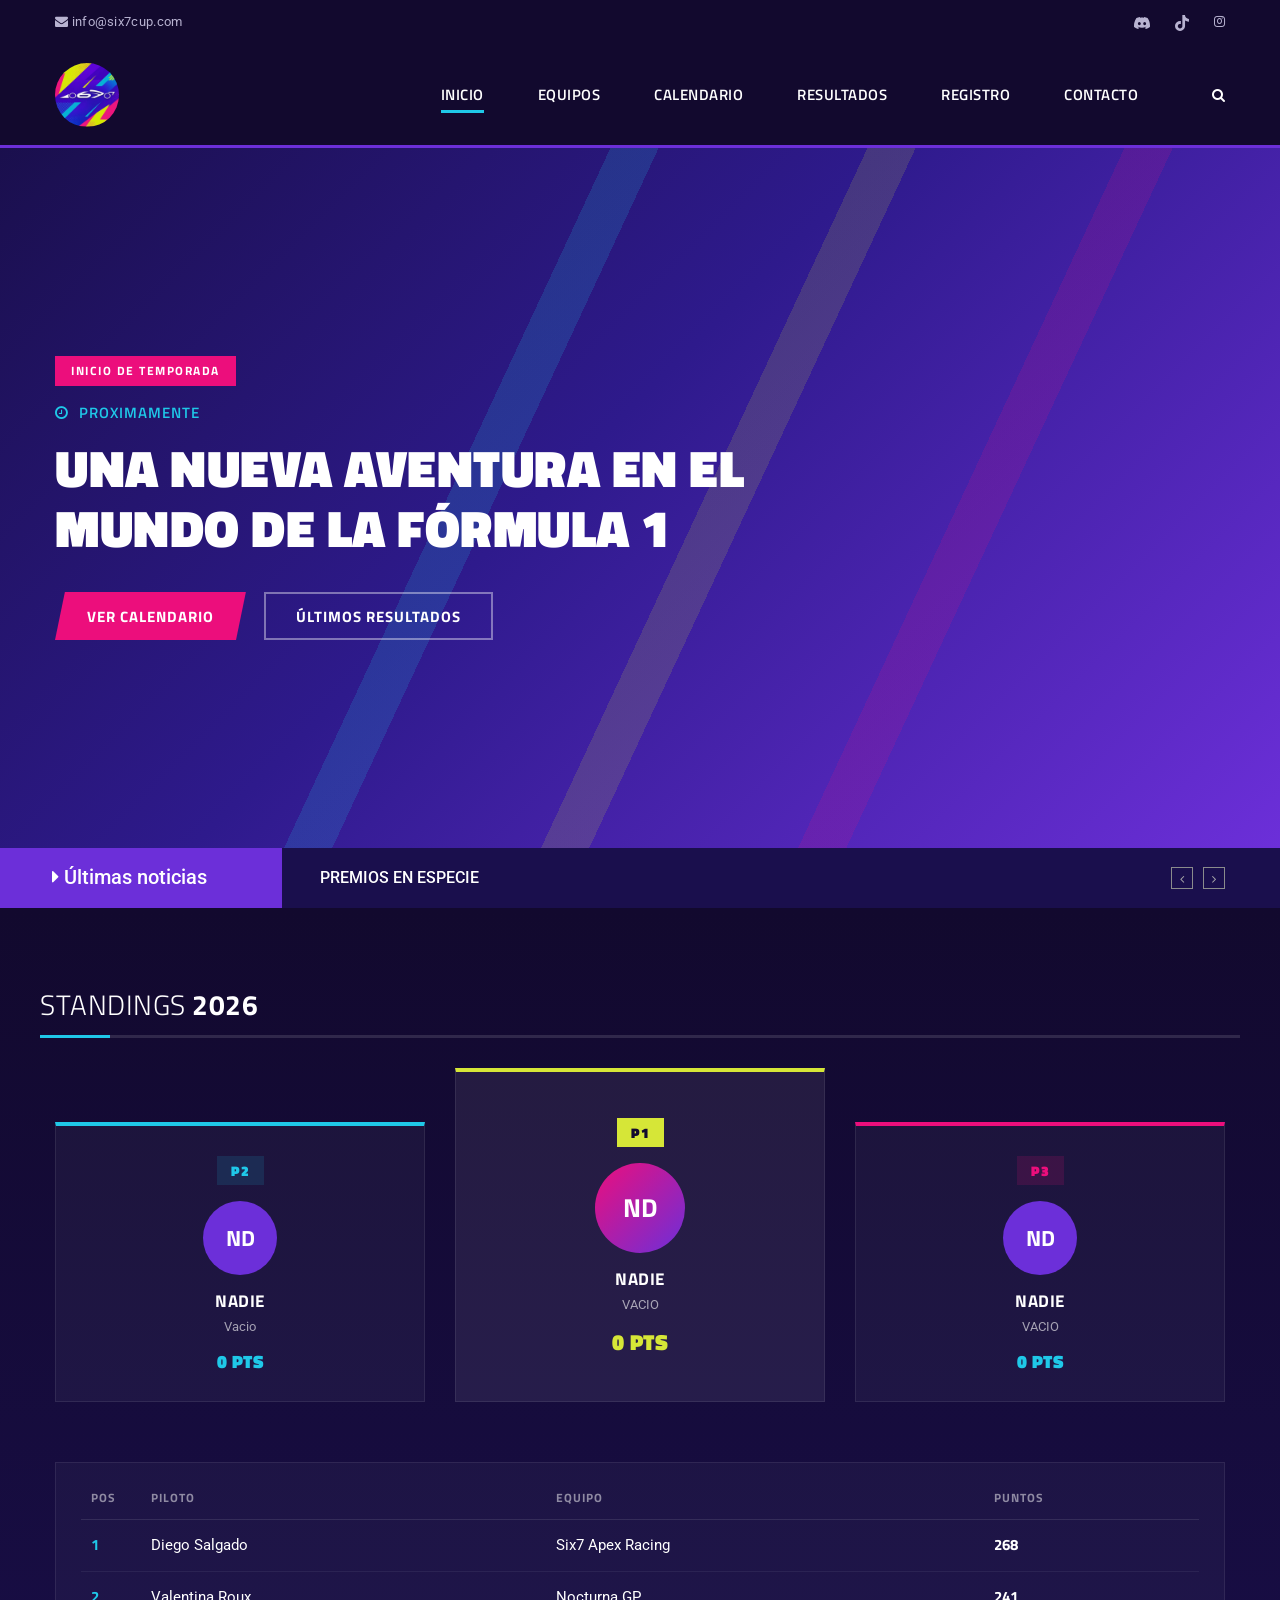
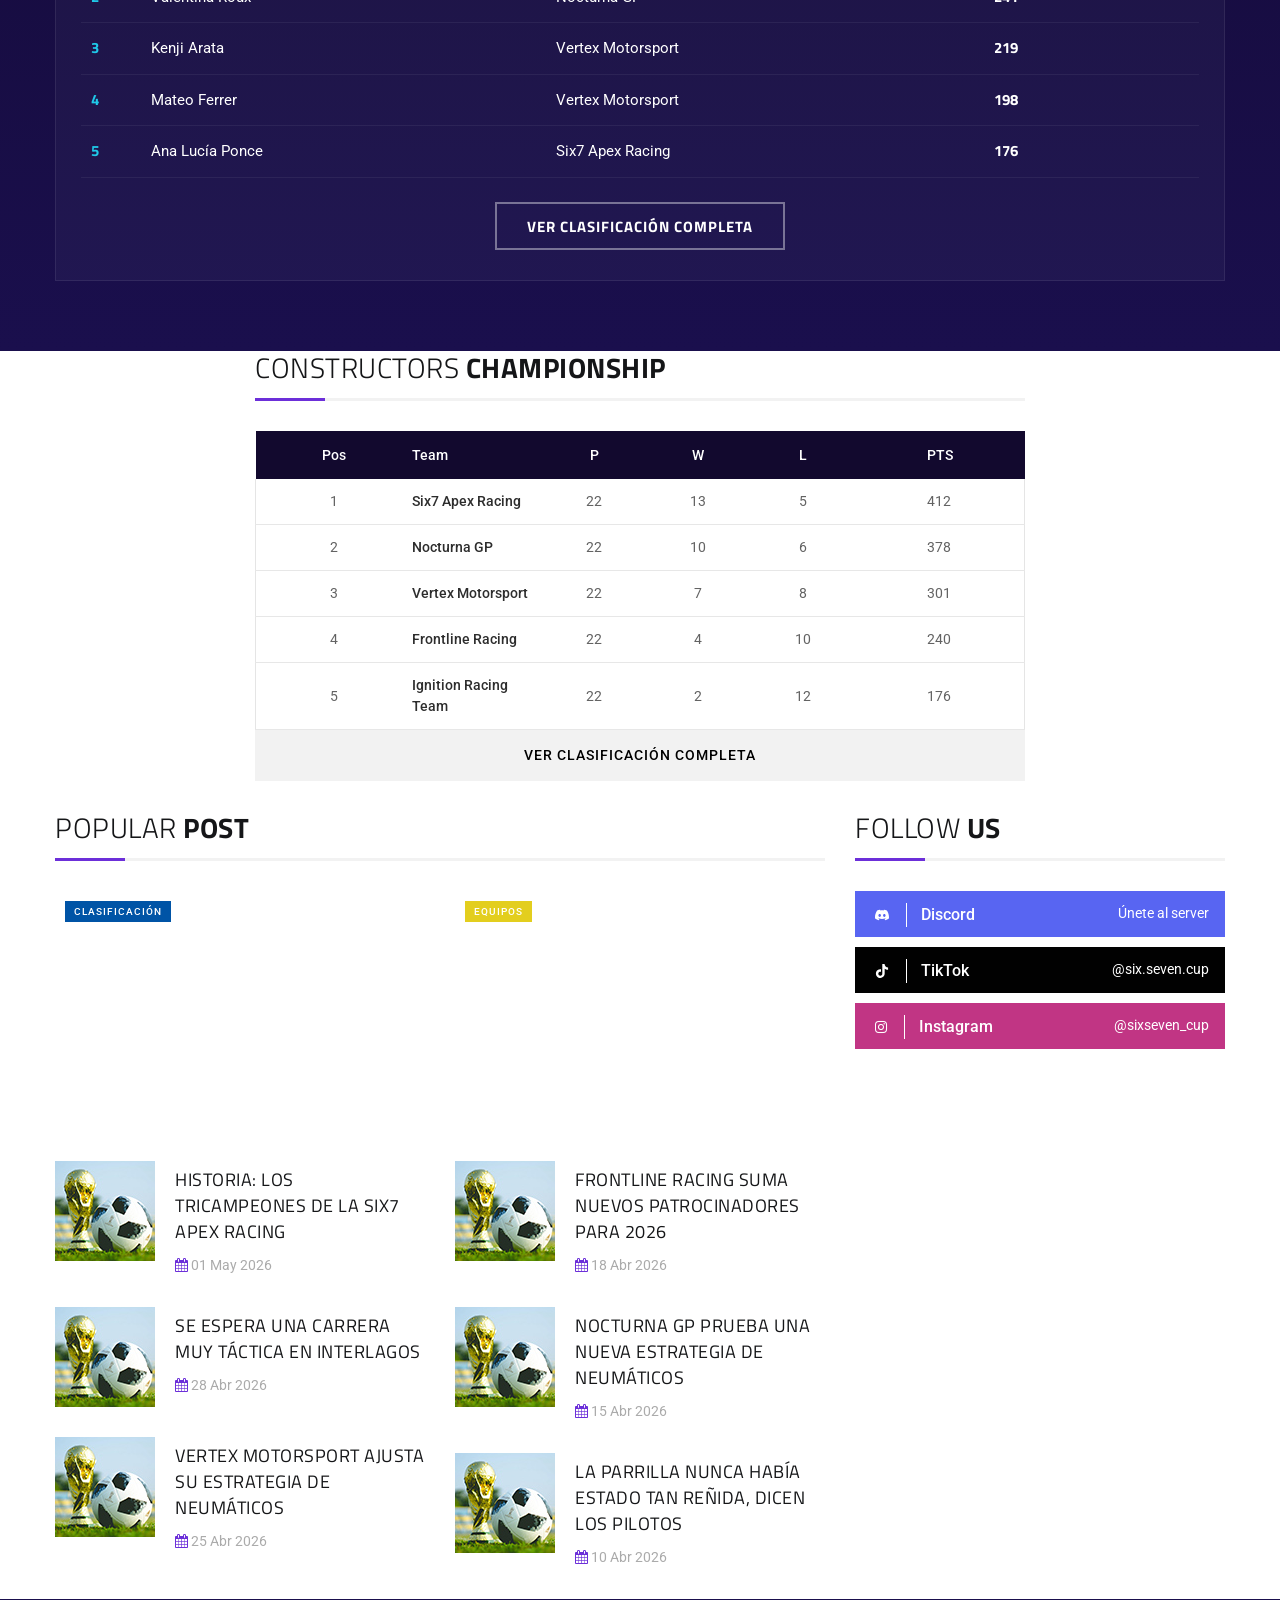
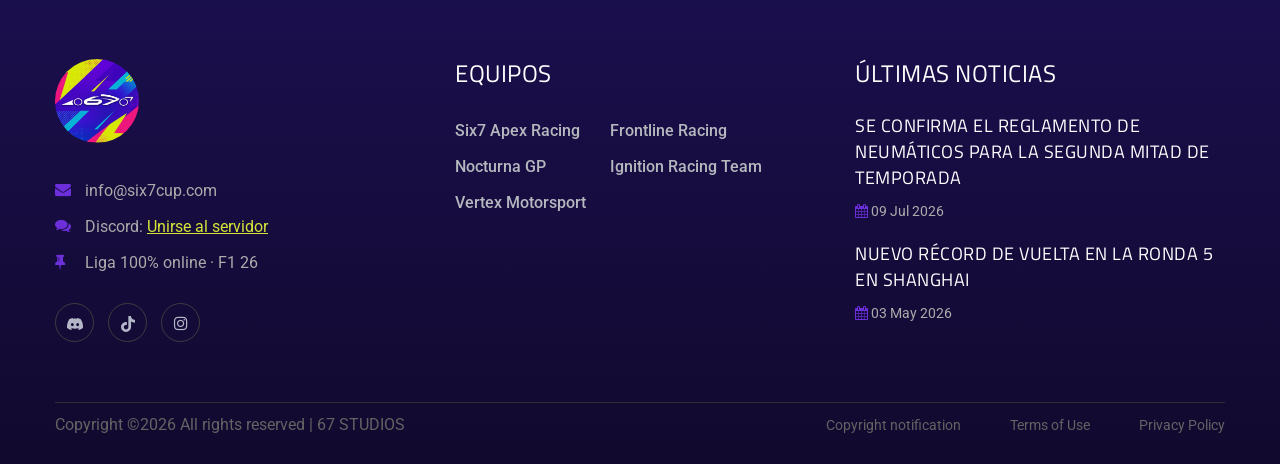
<file: index.html>
<!DOCTYPE html>
<html lang="zxx">

<head>
    <meta charset="UTF-8">
    <meta name="description" content="Six 7 Cup - F1 26 Sim Racing League">
    <meta name="keywords" content="Six 7 Cup, F1 26, sim racing, liga, esports, iRacing, F1">
    <meta name="viewport" content="width=device-width, initial-scale=1.0">
    <meta http-equiv="X-UA-Compatible" content="ie=edge">
    <title>Six 7 Cup | F1 26 Sim Racing League</title>

    <!-- Google Font -->
    <link href="https://fonts.googleapis.com/css2?family=Titillium+Web:wght@400;600;700;900&family=Roboto:wght@300;400;500;700&display=swap" rel="stylesheet">

    <!-- Css Styles -->
    <link rel="stylesheet" href="css/bootstrap.min.css" type="text/css">
    <link rel="stylesheet" href="css/font-awesome.min.css" type="text/css">
    <link rel="stylesheet" href="css/owl.carousel.min.css" type="text/css">
    <link rel="stylesheet" href="css/magnific-popup.css" type="text/css">
    <link rel="stylesheet" href="css/slicknav.min.css" type="text/css">
    <link rel="stylesheet" href="css/style.css" type="text/css">
</head>

<body>
    <!-- Page Preloder -->
    <div id="preloder">
        <div class="loader"></div>
    </div>

    <!-- Offcanvas Menu Section Begin -->
    <div class="offcanvas-menu-overlay"></div>
    <div class="offcanvas-menu-wrapper">
        <div class="canvas-close">
            <i class="fa fa-close"></i>
        </div>
        <div class="search-btn search-switch">
            <i class="fa fa-search"></i>
        </div>
        <div class="header__top--canvas">
            <div class="ht-info">
                <ul>
                    <li><a href="./contact.html">Contacto</a></li>
                </ul>
            </div>
            <div class="ht-links">
                <a href="https://discord.gg/sHePrNEVdB" target="_blank" aria-label="Discord"><svg viewBox="0 0 24 24"><path d="M20.317 4.3698a19.7913 19.7913 0 00-4.8851-1.5152.0741.0741 0 00-.0785.0371c-.211.3753-.4447.8648-.6083 1.2495-1.8447-.2762-3.68-.2762-5.4868 0-.1636-.3933-.4058-.8742-.6177-1.2495a.077.077 0 00-.0785-.037 19.7362 19.7362 0 00-4.8852 1.515.0699.0699 0 00-.0321.0277C.5334 9.0458-.319 13.5799.0992 18.0578a.0824.0824 0 00.0312.0561c2.0528 1.5076 4.0413 2.4228 5.9929 3.0294a.0777.0777 0 00.0842-.0276c.4616-.6304.8731-1.2952 1.226-1.9942a.076.076 0 00-.0416-.1057c-.6528-.2476-1.2743-.5495-1.8722-.8923a.077.077 0 01-.0076-.1277c.1258-.0943.2517-.1923.3718-.2914a.0743.0743 0 01.0776-.0105c3.9278 1.7933 8.18 1.7933 12.0614 0a.0739.0739 0 01.0785.0095c.1202.099.246.1981.3728.2924a.077.077 0 01-.0066.1276 12.2986 12.2986 0 01-1.873.8914.0766.0766 0 00-.0407.1067c.3604.698.7719 1.3628 1.225 1.9932a.076.076 0 00.0842.0286c1.961-.6066 3.9495-1.5218 6.0023-3.0294a.077.077 0 00.0313-.0552c.5004-5.177-.8382-9.6739-3.5485-13.6604a.061.061 0 00-.0312-.0286zM8.02 15.3312c-1.1825 0-2.1569-1.0857-2.1569-2.419 0-1.3332.9555-2.419 2.157-2.419 1.2108 0 2.1757 1.0952 2.1568 2.419.0002 1.3332-.9555 2.419-2.1569 2.419zm7.9748 0c-1.1825 0-2.1569-1.0857-2.1569-2.419 0-1.3332.9554-2.419 2.1569-2.419 1.2108 0 2.1757 1.0952 2.1568 2.419 0 1.3332-.946 2.419-2.1568 2.419Z"/></svg></a>
                <a href="https://www.tiktok.com/@six.seven.cup" target="_blank" aria-label="TikTok"><svg viewBox="0 0 24 24"><path d="M12.525.02c1.31-.02 2.61-.01 3.91-.02.08 1.53.63 3.09 1.75 4.17 1.12 1.11 2.7 1.62 4.24 1.79v4.03c-1.44-.05-2.89-.35-4.2-.97-.57-.26-1.1-.59-1.62-.93-.01 2.92.01 5.84-.02 8.75-.08 1.4-.54 2.79-1.35 3.94-1.31 1.92-3.58 3.17-5.91 3.21-1.43.08-2.86-.31-4.08-1.03-2.02-1.19-3.44-3.37-3.65-5.71-.02-.5-.03-1-.01-1.49.18-1.9 1.12-3.72 2.58-4.96 1.66-1.44 3.98-2.13 6.15-1.72.02 1.48-.04 2.96-.04 4.44-.99-.32-2.15-.23-3.02.37-.63.41-1.11 1.04-1.36 1.75-.21.51-.15 1.07-.14 1.61.24 1.64 1.82 3.02 3.5 2.87 1.12-.01 2.19-.66 2.77-1.61.19-.33.4-.67.41-1.06.1-1.79.06-3.57.07-5.36.01-4.03-.01-8.05.02-12.07Z"/></svg></a>
                <a href="https://www.instagram.com/sixseven_cup/" target="_blank" aria-label="Instagram"><i class="fa fa-instagram"></i></a>
            </div>
        </div>
        <ul class="main-menu mobile-menu">
            <li class="active"><a href="./index.html">Inicio</a></li>
            <li><a href="./club.html">Equipos</a></li>
            <li><a href="./schedule.html">Calendario</a></li>
            <li><a href="./result.html">Resultados</a></li>
            <li><a href="./blog.html">Registro</a></li>
            <li><a href="./contact.html">Contacto</a></li>
        </ul>
        <div id="mobile-menu-wrap"></div>
    </div>
    <!-- Offcanvas Menu Section End -->

    <!-- Header Section Begin -->
        <header class="header-section">
        <div class="header__top">
            <div class="container">
                <div class="row">
                    <div class="col-lg-6">
                        <div class="ht-info">
                            <ul>
                                <li><i class="fa fa-envelope"></i> info@six7cup.com</li>
                            </ul>
                        </div>
                    </div>
                    <div class="col-lg-6">
                        <div class="ht-links">
                            <a href="https://discord.gg/sHePrNEVdB" target="_blank" aria-label="Discord"><svg viewBox="0 0 24 24"><path d="M20.317 4.3698a19.7913 19.7913 0 00-4.8851-1.5152.0741.0741 0 00-.0785.0371c-.211.3753-.4447.8648-.6083 1.2495-1.8447-.2762-3.68-.2762-5.4868 0-.1636-.3933-.4058-.8742-.6177-1.2495a.077.077 0 00-.0785-.037 19.7362 19.7362 0 00-4.8852 1.515.0699.0699 0 00-.0321.0277C.5334 9.0458-.319 13.5799.0992 18.0578a.0824.0824 0 00.0312.0561c2.0528 1.5076 4.0413 2.4228 5.9929 3.0294a.0777.0777 0 00.0842-.0276c.4616-.6304.8731-1.2952 1.226-1.9942a.076.076 0 00-.0416-.1057c-.6528-.2476-1.2743-.5495-1.8722-.8923a.077.077 0 01-.0076-.1277c.1258-.0943.2517-.1923.3718-.2914a.0743.0743 0 01.0776-.0105c3.9278 1.7933 8.18 1.7933 12.0614 0a.0739.0739 0 01.0785.0095c.1202.099.246.1981.3728.2924a.077.077 0 01-.0066.1276 12.2986 12.2986 0 01-1.873.8914.0766.0766 0 00-.0407.1067c.3604.698.7719 1.3628 1.225 1.9932a.076.076 0 00.0842.0286c1.961-.6066 3.9495-1.5218 6.0023-3.0294a.077.077 0 00.0313-.0552c.5004-5.177-.8382-9.6739-3.5485-13.6604a.061.061 0 00-.0312-.0286zM8.02 15.3312c-1.1825 0-2.1569-1.0857-2.1569-2.419 0-1.3332.9555-2.419 2.157-2.419 1.2108 0 2.1757 1.0952 2.1568 2.419.0002 1.3332-.9555 2.419-2.1569 2.419zm7.9748 0c-1.1825 0-2.1569-1.0857-2.1569-2.419 0-1.3332.9554-2.419 2.1569-2.419 1.2108 0 2.1757 1.0952 2.1568 2.419 0 1.3332-.946 2.419-2.1568 2.419Z"/></svg></a>
                            <a href="https://www.tiktok.com/@six.seven.cup" target="_blank" aria-label="TikTok"><svg viewBox="0 0 24 24"><path d="M12.525.02c1.31-.02 2.61-.01 3.91-.02.08 1.53.63 3.09 1.75 4.17 1.12 1.11 2.7 1.62 4.24 1.79v4.03c-1.44-.05-2.89-.35-4.2-.97-.57-.26-1.1-.59-1.62-.93-.01 2.92.01 5.84-.02 8.75-.08 1.4-.54 2.79-1.35 3.94-1.31 1.92-3.58 3.17-5.91 3.21-1.43.08-2.86-.31-4.08-1.03-2.02-1.19-3.44-3.37-3.65-5.71-.02-.5-.03-1-.01-1.49.18-1.9 1.12-3.72 2.58-4.96 1.66-1.44 3.98-2.13 6.15-1.72.02 1.48-.04 2.96-.04 4.44-.99-.32-2.15-.23-3.02.37-.63.41-1.11 1.04-1.36 1.75-.21.51-.15 1.07-.14 1.61.24 1.64 1.82 3.02 3.5 2.87 1.12-.01 2.19-.66 2.77-1.61.19-.33.4-.67.41-1.06.1-1.79.06-3.57.07-5.36.01-4.03-.01-8.05.02-12.07Z"/></svg></a>
                            <a href="https://www.instagram.com/sixseven_cup/" target="_blank" aria-label="Instagram"><i class="fa fa-instagram"></i></a>
                        </div>
                    </div>
                </div>
            </div>
        </div>
        <div class="header__nav">
            <div class="container">
                <div class="row">
                    <div class="col-lg-2">
                        <div class="logo">
                            <a href="./index.html"><img src="img/logo.png" alt=""></a>
                        </div>
                    </div>
                    <div class="col-lg-10">
                        <div class="nav-menu">
                            <ul class="main-menu">
                                <li class="active"><a href="./index.html">Inicio</a></li>
                                <li><a href="./club.html">Equipos</a></li>
                                <li><a href="./schedule.html">Calendario</a></li>
                                <li><a href="./result.html">Resultados</a></li>
                                <li><a href="./blog.html">Registro</a></li>
                                <li><a href="./contact.html">Contacto</a></li>
                            </ul>
                            <div class="nm-right search-switch">
                                <i class="fa fa-search"></i>
                            </div>
                        </div>
                    </div>
                </div>
                <div class="canvas-open">
                    <i class="fa fa-bars"></i>
                </div>
            </div>
        </div>
    </header>
    <!-- Header End -->

    <!-- Hero Section Begin -->
    <section class="hero-section">
        <div class="container">
            <div class="row">
                <div class="col-lg-9">
                    <div class="hs-item">
                        <div class="hs-text">
                            <span class="hs-tag">Inicio de Temporada</span>
                            <h4><i class="fa fa-clock-o"></i> Proximamente</h4>
                            <h2>Una nueva aventura en el mundo de la Fórmula 1</h2>
                            <ul class="hs-meta">
                                <!-- <li><i class="fa fa-map-marker"></i> Autódromo José Carlos Pace</li> -->
                                <!--<li><i class="fa fa-flag-checkered"></i> 71 vueltas</li> -->
                            </ul>
                            <a href="schedule.html" class="primary-btn">Ver calendario</a>
                            <a href="result.html" class="secondary-btn">Últimos resultados</a>
                        </div>
                    </div>
                </div>
            </div>
        </div>
    </section>
    <!-- Hero Section End -->

    <!-- Trending News Section Begin -->
    <div class="trending-news-section">
        <div class="container">
            <div class="tn-title"><i class="fa fa-caret-right"></i> Últimas noticias</div>
            <div class="news-slider owl-carousel">
                <div class="nt-item">PREMIOS EN ESPECIE</div>
                <div class="nt-item">Inscripciones abiertas para la Six 7 Cup </div>
                <div class="nt-item">11 creadores vs 11 seguidores</div>
            </div>
        </div>
    </div>
    <!-- Trending News Section End -->

    <!-- Standings Section Begin -->
    <section class="podium-section">
        <div class="container">
            <div class="row">
                <div class="col-lg-12 p-0">
                    <div class="section-title light">
                        <h3>Standings <span>2026</span></h3>
                    </div>
                </div>
            </div>
            <div class="row podium-row align-items-end">
                <div class="col-lg-4 col-md-4 col-6">
                    <div class="podium-card p2">
                        <div class="podium-pos">P2</div>
                        <div class="podium-avatar">ND</div>
                        <h5>Nadie</h5>
                        <span class="podium-team">Vacio</span>
                        <span class="podium-points">0 PTS</span>
                    </div>
                </div>
                <div class="col-lg-4 col-md-4 col-12">
                    <div class="podium-card p1">
                        <div class="podium-pos">P1</div>
                        <div class="podium-avatar">ND</div>
                        <h5>Nadie</h5>
                        <span class="podium-team">VACIO</span>
                        <span class="podium-points">0 PTS</span>
                    </div>
                </div>
                <div class="col-lg-4 col-md-4 col-6">
                    <div class="podium-card p3">
                        <div class="podium-pos">P3</div>
                        <div class="podium-avatar">ND</div>
                        <h5>Nadie</h5>
                        <span class="podium-team">VACIO</span>
                        <span class="podium-points">0 PTS</span>
                    </div>
                </div>
            </div>
            <div class="row">
                <div class="col-lg-12">
                    <div class="standings-table">
                        <div class="table-container">
                            <table>
                                <thead>
                                    <tr>
                                        <th>Pos</th>
                                        <th>Piloto</th>
                                        <th>Equipo</th>
                                        <th>Puntos</th>
                                    </tr>
                                </thead>
                                <tbody id="tablaPilotos">
                                    <tr class="empty-state">
                                        <td colspan="4">
                                            <div class="empty-content">
                                                <div class="icon">🏎️</div>
                                                <h3>Aún no hay pilotos registrados</h3>
                                            </div>
                                        </td>
                                    </tr>
                                </tbody>
                            </table>
                        </div>
                        <a href="result.html" class="secondary-btn view-all-btn">Ver clasificación completa</a>
                    </div>
                </div>
            </div>
        </div>
    </section>
    <!-- Standings Section End -->

    <!-- Constructors Championship Section Begin -->
    <section class="latest-section">
        <div class="container">
            <div class="row justify-content-center">
                <div class="col-lg-8">
                    <div class="section-title">
                        <h3>Constructors <span>Championship</span></h3>
                    </div>
                    <div class="points-table">
                        <table>
                            <thead>
                                <tr>
                                    <th class="th-o">Pos</th>
                                    <th>Team</th>
                                    <th class="th-o">P</th>
                                    <th class="th-o">W</th>
                                    <th class="th-o">L</th>
                                    <th class="th-o">PTS</th>
                                </tr>
                            </thead>
                            <tbody id="tablaConstructores"></tbody>
                        </table>
                        <a href="result.html" class="p-all">Ver clasificación completa</a>
                    </div>
                </div>
            </div>
        </div>
    </section>
    <!-- Constructors Championship Section End -->

    <!-- Popular News Section Begin -->
    <section class="popular-section">
        <div class="container">
            <div class="row">
                <div class="col-lg-8">
                    <div class="section-title">
                        <h3>Popular <span>Post</span></h3>
                    </div>
                    <div class="row" id="popularNewsContainer">
                        <div class="col-md-6" id="popularNewsCol1"></div>
                        <div class="col-md-6" id="popularNewsCol2"></div>
                    </div>
                </div>
                <div class="col-lg-4">
                    <div class="section-title">
                        <h3>Follow <span>Us</span></h3>
                    </div>
                    <div class="follow-links">
                        <ul>
                            <li class="discord">
                                <a href="https://discord.gg/sHePrNEVdB" target="_blank">
                                    <svg viewBox="0 0 24 24"><path d="M20.317 4.3698a19.7913 19.7913 0 00-4.8851-1.5152.0741.0741 0 00-.0785.0371c-.211.3753-.4447.8648-.6083 1.2495-1.8447-.2762-3.68-.2762-5.4868 0-.1636-.3933-.4058-.8742-.6177-1.2495a.077.077 0 00-.0785-.037 19.7362 19.7362 0 00-4.8852 1.515.0699.0699 0 00-.0321.0277C.5334 9.0458-.319 13.5799.0992 18.0578a.0824.0824 0 00.0312.0561c2.0528 1.5076 4.0413 2.4228 5.9929 3.0294a.0777.0777 0 00.0842-.0276c.4616-.6304.8731-1.2952 1.226-1.9942a.076.076 0 00-.0416-.1057c-.6528-.2476-1.2743-.5495-1.8722-.8923a.077.077 0 01-.0076-.1277c.1258-.0943.2517-.1923.3718-.2914a.0743.0743 0 01.0776-.0105c3.9278 1.7933 8.18 1.7933 12.0614 0a.0739.0739 0 01.0785.0095c.1202.099.246.1981.3728.2924a.077.077 0 01-.0066.1276 12.2986 12.2986 0 01-1.873.8914.0766.0766 0 00-.0407.1067c.3604.698.7719 1.3628 1.225 1.9932a.076.076 0 00.0842.0286c1.961-.6066 3.9495-1.5218 6.0023-3.0294a.077.077 0 00.0313-.0552c.5004-5.177-.8382-9.6739-3.5485-13.6604a.061.061 0 00-.0312-.0286zM8.02 15.3312c-1.1825 0-2.1569-1.0857-2.1569-2.419 0-1.3332.9555-2.419 2.157-2.419 1.2108 0 2.1757 1.0952 2.1568 2.419.0002 1.3332-.9555 2.419-2.1569 2.419zm7.9748 0c-1.1825 0-2.1569-1.0857-2.1569-2.419 0-1.3332.9554-2.419 2.1569-2.419 1.2108 0 2.1757 1.0952 2.1568 2.419 0 1.3332-.946 2.419-2.1568 2.419Z"/></svg>
                                    <div class="fl-name">Discord</div>
                                    <span class="fl-fan">Únete al server</span>
                                </a>
                            </li>
                            <li class="tiktok">
                                <a href="https://www.tiktok.com/@six.seven.cup" target="_blank">
                                    <svg viewBox="0 0 24 24"><path d="M12.525.02c1.31-.02 2.61-.01 3.91-.02.08 1.53.63 3.09 1.75 4.17 1.12 1.11 2.7 1.62 4.24 1.79v4.03c-1.44-.05-2.89-.35-4.2-.97-.57-.26-1.1-.59-1.62-.93-.01 2.92.01 5.84-.02 8.75-.08 1.4-.54 2.79-1.35 3.94-1.31 1.92-3.58 3.17-5.91 3.21-1.43.08-2.86-.31-4.08-1.03-2.02-1.19-3.44-3.37-3.65-5.71-.02-.5-.03-1-.01-1.49.18-1.9 1.12-3.72 2.58-4.96 1.66-1.44 3.98-2.13 6.15-1.72.02 1.48-.04 2.96-.04 4.44-.99-.32-2.15-.23-3.02.37-.63.41-1.11 1.04-1.36 1.75-.21.51-.15 1.07-.14 1.61.24 1.64 1.82 3.02 3.5 2.87 1.12-.01 2.19-.66 2.77-1.61.19-.33.4-.67.41-1.06.1-1.79.06-3.57.07-5.36.01-4.03-.01-8.05.02-12.07Z"/></svg>
                                    <div class="fl-name">TikTok</div>
                                    <span class="fl-fan">@six.seven.cup</span>
                                </a>
                            </li>
                            <li class="instagram">
                                <a href="https://www.instagram.com/sixseven_cup/" target="_blank">
                                    <i class="fa fa-instagram"></i>
                                    <div class="fl-name">Instagram</div>
                                    <span class="fl-fan">@sixseven_cup</span>
                                </a>
                            </li>
                        </ul>
                    </div>
                </div>
            </div>
        </div>
    </section>
    <!-- Popular News Section End -->

    <!-- Footer Section Begin -->
        <footer class="footer-section">
        <div class="container">
            <div class="row">
                <div class="col-lg-3 col-md-6">
                    <div class="fs-logo">
                        <div class="logo">
                            <a href="./index.html"><img src="img/logo.png" alt=""></a>
                        </div>
                        <ul>
                            <li><i class="fa fa-envelope"></i> info@six7cup.com</li>
                            <li><i class="fa fa-comments"></i> Discord: <a href="https://discord.gg/sHePrNEVdB" target="_blank" class="discord-btn">Unirse al servidor</a></li>
                            <li><i class="fa fa-thumb-tack"></i> Liga 100% online &middot; F1 26</li>
                        </ul>
                        <div class="fs-social">
                            <a href="https://discord.gg/sHePrNEVdB" target="_blank" aria-label="Discord"><svg viewBox="0 0 24 24"><path d="M20.317 4.3698a19.7913 19.7913 0 00-4.8851-1.5152.0741.0741 0 00-.0785.0371c-.211.3753-.4447.8648-.6083 1.2495-1.8447-.2762-3.68-.2762-5.4868 0-.1636-.3933-.4058-.8742-.6177-1.2495a.077.077 0 00-.0785-.037 19.7362 19.7362 0 00-4.8852 1.515.0699.0699 0 00-.0321.0277C.5334 9.0458-.319 13.5799.0992 18.0578a.0824.0824 0 00.0312.0561c2.0528 1.5076 4.0413 2.4228 5.9929 3.0294a.0777.0777 0 00.0842-.0276c.4616-.6304.8731-1.2952 1.226-1.9942a.076.076 0 00-.0416-.1057c-.6528-.2476-1.2743-.5495-1.8722-.8923a.077.077 0 01-.0076-.1277c.1258-.0943.2517-.1923.3718-.2914a.0743.0743 0 01.0776-.0105c3.9278 1.7933 8.18 1.7933 12.0614 0a.0739.0739 0 01.0785.0095c.1202.099.246.1981.3728.2924a.077.077 0 01-.0066.1276 12.2986 12.2986 0 01-1.873.8914.0766.0766 0 00-.0407.1067c.3604.698.7719 1.3628 1.225 1.9932a.076.076 0 00.0842.0286c1.961-.6066 3.9495-1.5218 6.0023-3.0294a.077.077 0 00.0313-.0552c.5004-5.177-.8382-9.6739-3.5485-13.6604a.061.061 0 00-.0312-.0286zM8.02 15.3312c-1.1825 0-2.1569-1.0857-2.1569-2.419 0-1.3332.9555-2.419 2.157-2.419 1.2108 0 2.1757 1.0952 2.1568 2.419.0002 1.3332-.9555 2.419-2.1569 2.419zm7.9748 0c-1.1825 0-2.1569-1.0857-2.1569-2.419 0-1.3332.9554-2.419 2.1569-2.419 1.2108 0 2.1757 1.0952 2.1568 2.419 0 1.3332-.946 2.419-2.1568 2.419Z"/></svg></a>
                            <a href="https://www.tiktok.com/@six.seven.cup" target="_blank" aria-label="TikTok"><svg viewBox="0 0 24 24"><path d="M12.525.02c1.31-.02 2.61-.01 3.91-.02.08 1.53.63 3.09 1.75 4.17 1.12 1.11 2.7 1.62 4.24 1.79v4.03c-1.44-.05-2.89-.35-4.2-.97-.57-.26-1.1-.59-1.62-.93-.01 2.92.01 5.84-.02 8.75-.08 1.4-.54 2.79-1.35 3.94-1.31 1.92-3.58 3.17-5.91 3.21-1.43.08-2.86-.31-4.08-1.03-2.02-1.19-3.44-3.37-3.65-5.71-.02-.5-.03-1-.01-1.49.18-1.9 1.12-3.72 2.58-4.96 1.66-1.44 3.98-2.13 6.15-1.72.02 1.48-.04 2.96-.04 4.44-.99-.32-2.15-.23-3.02.37-.63.41-1.11 1.04-1.36 1.75-.21.51-.15 1.07-.14 1.61.24 1.64 1.82 3.02 3.5 2.87 1.12-.01 2.19-.66 2.77-1.61.19-.33.4-.67.41-1.06.1-1.79.06-3.57.07-5.36.01-4.03-.01-8.05.02-12.07Z"/></svg></a>
                            <a href="https://www.instagram.com/sixseven_cup/" target="_blank" aria-label="Instagram"><i class="fa fa-instagram"></i></a>
                        </div>
                    </div>
                </div>
                <div class="col-lg-4 col-md-6 offset-lg-1">
                    <div class="fs-widget">
                        <h4>Equipos</h4>
                        <ul class="fw-links">
                            <li><a href="./club.html">Six7 Apex Racing</a></li>
                            <li><a href="./club.html">Nocturna GP</a></li>
                            <li><a href="./club.html">Vertex Motorsport</a></li>
                        </ul>
                        <ul class="fw-links">
                            <li><a href="./club.html">Frontline Racing</a></li>
                            <li><a href="./club.html">Ignition Racing Team</a></li>
                        </ul>
                    </div>
                </div>
                <div class="col-lg-4">
                    <div class="fs-widget">
                        <h4>Últimas noticias</h4>
                        <div id="footerNewsContainer"></div>
                    </div>
                </div>
            </div>
        </div>
        <div class="container">
            <div class="copyright-option">
                <div class="row">
                    <div class="col-lg-12">
                        <div class="co-text"><p><!-- Link back to Colorlib can't be removed. Template is licensed under CC BY 3.0. -->
  Copyright &copy;<script>document.write(new Date().getFullYear());</script> All rights reserved | 67 STUDIOS
  <!-- Link back to Colorlib can't be removed. Template is licensed under CC BY 3.0. --></p></div>
                        <div class="co-widget">
                            <ul>
                                <li><a href="#">Copyright notification</a></li>
                                <li><a href="#">Terms of Use</a></li>
                                <li><a href="#">Privacy Policy</a></li>
                            </ul>
                        </div>
                    </div>
                </div>
            </div>
        </div>
    </footer>
    <!-- Footer Section End -->

    <!-- Search model Begin -->
    <div class="search-model">
        <div class="h-100 d-flex align-items-center justify-content-center">
            <div class="search-close-switch"><i class="fa fa-close"></i></div>
            <form class="search-model-form">
                <input type="text" id="search-input" placeholder="Search here.....">
            </form>
        </div>
    </div>
    <!-- Search model end -->

    <!-- Js Plugins -->
    <script src="js/jquery-3.3.1.min.js"></script>
    <script src="js/bootstrap.min.js"></script>
    <script src="js/jquery.magnific-popup.min.js"></script>
    <script src="js/jquery.slicknav.js"></script>
    <script src="js/owl.carousel.min.js"></script>
    <script src="js/data-render.js"></script>
    <script src="js/main.js"></script>
</body>

</html>
</file>
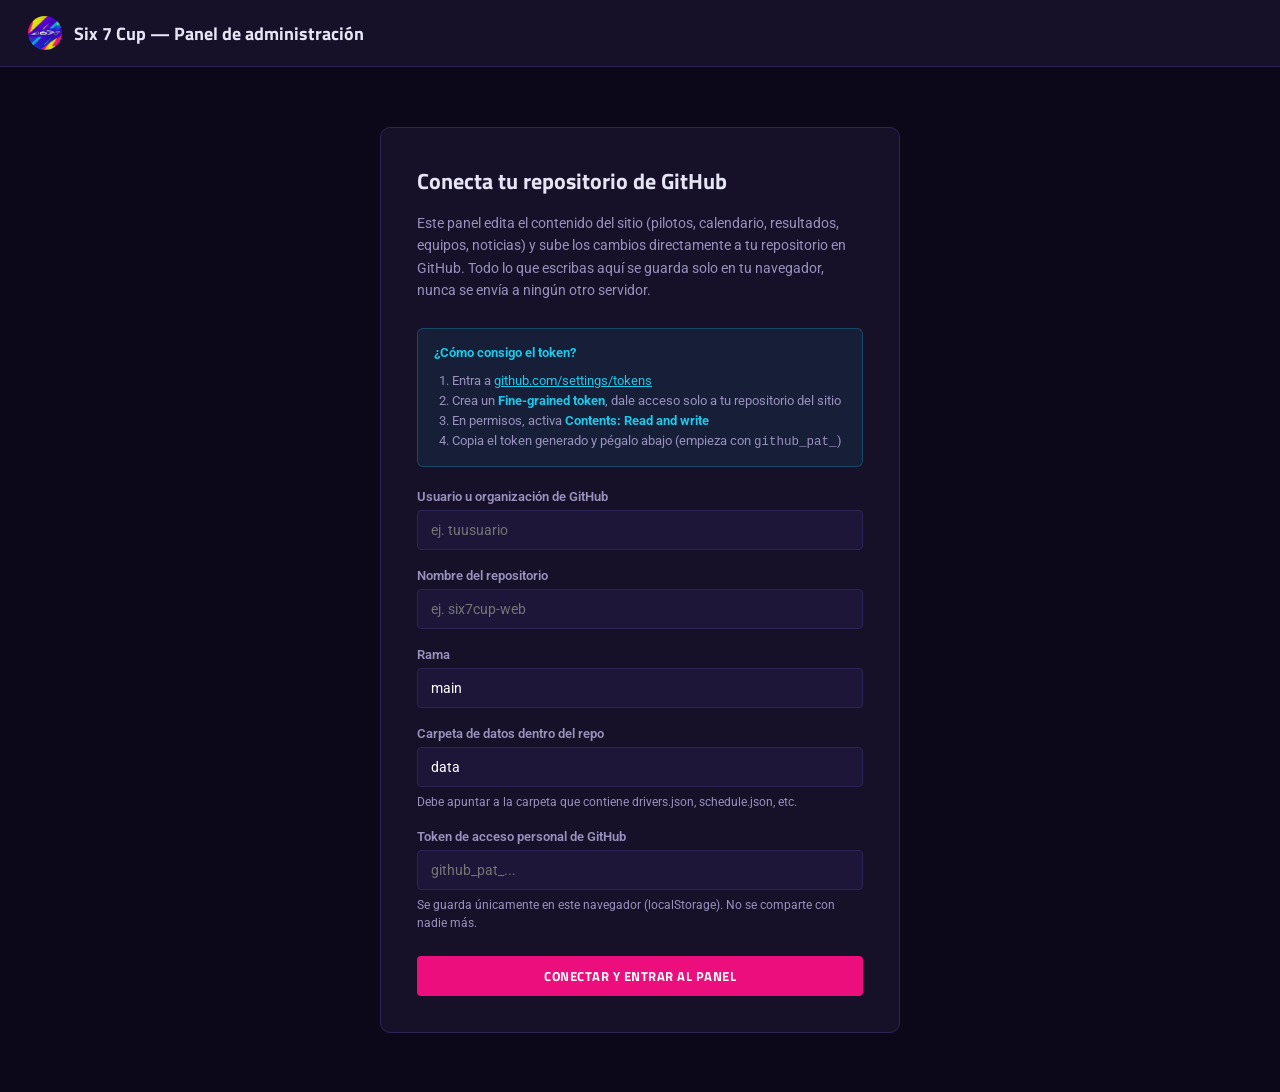
<file: admin.html>
<!DOCTYPE html>
<html lang="es">
<head>
<meta charset="UTF-8">
<meta name="viewport" content="width=device-width, initial-scale=1.0">
<meta name="robots" content="noindex, nofollow">
<title>Six 7 Cup | Panel de administración</title>
<link href="https://fonts.googleapis.com/css2?family=Titillium+Web:wght@400;600;700;900&family=Roboto:wght@300;400;500;700&display=swap" rel="stylesheet">
<style>
:root{
    --s7-purple:#6C2FD9; --s7-purple-dark:#2E1A8C; --s7-indigo:#1A0F4D; --s7-indigo-darker:#12092E;
    --s7-magenta:#EC0E7C; --s7-cyan:#1FC8E8; --s7-lime:#D6E637; --s7-white:#fff;
    --bg:#0d0819; --panel:#161029; --panel-2:#1d1638; --border:#2c2452; --text:#e7e4f5; --text-dim:#9992bd;
}
*{box-sizing:border-box;}
body{
    margin:0; font-family:'Roboto',sans-serif; background:var(--bg); color:var(--text);
    min-height:100vh;
}
h1,h2,h3,h4,label.title{ font-family:'Titillium Web',sans-serif; }
a{color:var(--s7-cyan);}

/* ---- top bar ---- */
.topbar{
    display:flex; align-items:center; justify-content:space-between;
    padding:16px 28px; background:var(--panel); border-bottom:1px solid var(--border);
    position:sticky; top:0; z-index:10;
}
.topbar .brand{ display:flex; align-items:center; gap:12px; font-family:'Titillium Web',sans-serif; font-weight:700; font-size:18px;}
.topbar .brand img{ width:34px; height:34px; border-radius:50%;}
.topbar .repo-tag{ font-size:13px; color:var(--text-dim); }
.topbar .repo-tag b{ color:var(--s7-cyan); font-weight:600;}
.btn{
    font-family:'Titillium Web',sans-serif; font-weight:700; text-transform:uppercase; letter-spacing:.5px;
    font-size:13px; padding:10px 20px; border-radius:4px; border:none; cursor:pointer; transition:.2s;
}
.btn-primary{ background:var(--s7-magenta); color:#fff;}
.btn-primary:hover{ background:var(--s7-cyan); color:var(--s7-indigo-darker);}
.btn-ghost{ background:transparent; color:var(--text-dim); border:1px solid var(--border);}
.btn-ghost:hover{ color:#fff; border-color:var(--s7-cyan);}
.btn-small{ padding:6px 12px; font-size:11px;}
.btn-danger{ background:transparent; color:#ff6a8e; border:1px solid rgba(255,106,142,.4);}
.btn-danger:hover{ background:rgba(255,106,142,.12);}

/* ---- layout ---- */
.layout{ display:flex; min-height:calc(100vh - 68px); }
.sidebar{
    width:230px; background:var(--panel); border-right:1px solid var(--border); padding:20px 0; flex-shrink:0;
}
.sidebar button{
    display:flex; align-items:center; gap:10px; width:100%; text-align:left; background:none; border:none;
    color:var(--text-dim); font-family:'Roboto',sans-serif; font-size:14.5px; padding:13px 24px; cursor:pointer;
    border-left:3px solid transparent; transition:.15s;
}
.sidebar button:hover{ color:#fff; background:var(--panel-2); }
.sidebar button.active{ color:#fff; background:var(--panel-2); border-left-color:var(--s7-magenta); }
.sidebar .emoji{ font-size:16px; }
.main{ flex:1; padding:28px 32px; max-width:1100px; }
.hidden{ display:none !important; }

/* ---- setup screen ---- */
.setup-wrap{ max-width:520px; margin:60px auto; }
.setup-card{ background:var(--panel); border:1px solid var(--border); border-radius:10px; padding:36px; }
.setup-card h1{ font-size:22px; margin:0 0 6px; }
.setup-card p.desc{ color:var(--text-dim); font-size:14px; line-height:1.6; margin-bottom:26px; }
.field{ margin-bottom:18px; }
.field label{ display:block; font-size:13px; color:var(--text-dim); margin-bottom:6px; font-weight:600; }
.field input, .field select, .field textarea{
    width:100%; background:var(--panel-2); border:1px solid var(--border); color:#fff; border-radius:4px;
    padding:11px 13px; font-size:14px; font-family:'Roboto',sans-serif;
}
.field input:focus, .field select:focus, .field textarea:focus{ outline:none; border-color:var(--s7-cyan); }
.field small{ color:var(--text-dim); display:block; margin-top:6px; font-size:12px; line-height:1.5; }
.setup-card .btn{ width:100%; margin-top:6px; }
.help-box{
    background:rgba(31,200,232,.08); border:1px solid rgba(31,200,232,.25); border-radius:6px; padding:14px 16px;
    font-size:12.5px; color:var(--text-dim); line-height:1.6; margin-bottom:22px;
}
.help-box b{ color:var(--s7-cyan); }
.help-box ol{ margin:8px 0 0 18px; padding:0;}

/* ---- panels ---- */
.panel-header{ display:flex; align-items:center; justify-content:space-between; margin-bottom:20px; flex-wrap:wrap; gap:12px;}
.panel-header h2{ margin:0; font-size:22px; }
.panel-header p{ margin:4px 0 0; color:var(--text-dim); font-size:13.5px;}
.panel-actions{ display:flex; gap:10px; }

.data-table{ width:100%; border-collapse:collapse; background:var(--panel); border:1px solid var(--border); border-radius:8px; overflow:hidden;}
.data-table th{
    text-align:left; background:var(--panel-2); color:var(--text-dim); font-size:11.5px; text-transform:uppercase;
    letter-spacing:.5px; padding:12px 14px; font-weight:600; border-bottom:1px solid var(--border);
}
.data-table td{ padding:6px 8px; border-bottom:1px solid var(--border); vertical-align:middle;}
.data-table tr:last-child td{ border-bottom:none; }
.data-table input, .data-table select{
    width:100%; background:transparent; border:1px solid transparent; color:#fff; padding:8px 8px; border-radius:4px;
    font-size:13.5px; font-family:'Roboto',sans-serif;
}
.data-table input:hover, .data-table select:hover{ border-color:var(--border); }
.data-table input:focus, .data-table select:focus{ outline:none; border-color:var(--s7-cyan); background:var(--panel-2); }
.data-table td.col-actions{ width:40px; text-align:center; }
.row-del{ background:none; border:none; color:#ff6a8e; cursor:pointer; font-size:16px; padding:4px 8px; }
.row-del:hover{ color:#ff2e63; }

.add-row-btn{
    margin-top:14px; background:var(--panel); border:1px dashed var(--border); color:var(--text-dim);
    padding:12px; width:100%; border-radius:6px; cursor:pointer; font-size:13.5px; font-family:'Roboto',sans-serif;
}
.add-row-btn:hover{ border-color:var(--s7-cyan); color:#fff; }

.form-card{ background:var(--panel); border:1px solid var(--border); border-radius:8px; padding:24px; }
.form-grid{ display:grid; grid-template-columns:1fr 1fr; gap:18px; }
.form-grid .full{ grid-column:1/-1; }

.team-card{ background:var(--panel); border:1px solid var(--border); border-radius:8px; padding:20px; margin-bottom:16px;}
.team-card-head{ display:flex; align-items:center; gap:12px; margin-bottom:14px; }
.team-card-head input{ flex:1; background:var(--panel-2); border:1px solid var(--border); color:#fff; padding:10px 12px; border-radius:4px; font-size:15px; font-weight:600;}
.team-drivers{ display:grid; gap:10px; }
.team-driver-row{ display:grid; grid-template-columns:70px 1fr 1fr auto; gap:8px; align-items:center;}
.team-driver-row input{ background:var(--panel-2); border:1px solid var(--border); color:#fff; padding:8px 10px; border-radius:4px; font-size:13px;}
.add-driver-btn{ margin-top:10px; background:none; border:1px dashed var(--border); color:var(--text-dim); padding:8px; border-radius:4px; cursor:pointer; font-size:12.5px; width:100%;}
.add-driver-btn:hover{ color:#fff; border-color:var(--s7-cyan);}

.status-bar{
    position:fixed; bottom:0; left:0; right:0; padding:14px 28px; font-size:13.5px; display:none; align-items:center; gap:10px;
    z-index:50; border-top:1px solid var(--border);
}
.status-bar.show{ display:flex; }
.status-bar.success{ background:rgba(31,200,232,.14); color:#7fe6f8; border-color:rgba(31,200,232,.4);}
.status-bar.error{ background:rgba(236,14,124,.14); color:#ff9dc6; border-color:rgba(236,14,124,.4);}
.status-bar.loading{ background:var(--panel-2); color:var(--text-dim); }
.spinner{ width:14px; height:14px; border:2px solid rgba(255,255,255,.25); border-top-color:#fff; border-radius:50%; animation:spin .7s linear infinite; }
@keyframes spin{ to{ transform:rotate(360deg);} }

.badge-status{ font-size:11px; padding:3px 8px; border-radius:3px; text-transform:uppercase; font-weight:700;}
.status-hint{ color:var(--text-dim); font-size:12px; margin-top:8px; }
</style>
</head>
<body>

<!-- ============ TOP BAR ============ -->
<div class="topbar">
    <div class="brand">
        <img src="img/logo.png" alt="">
        Six 7 Cup — Panel de administración
    </div>
    <div id="topbarRepoInfo" class="repo-tag hidden">
        Conectado a <b id="repoLabel"></b> · rama <b id="branchLabel"></b>
        <button class="btn btn-ghost btn-small" id="btnLogout" style="margin-left:14px;">Cambiar repositorio</button>
    </div>
</div>

<!-- ============ SETUP SCREEN ============ -->
<div id="setupScreen" class="setup-wrap">
    <div class="setup-card">
        <h1>Conecta tu repositorio de GitHub</h1>
        <p class="desc">Este panel edita el contenido del sitio (pilotos, calendario, resultados, equipos, noticias) y sube los cambios directamente a tu repositorio en GitHub. Todo lo que escribas aquí se guarda solo en tu navegador, nunca se envía a ningún otro servidor.</p>

        <div class="help-box">
            <b>¿Cómo consigo el token?</b>
            <ol>
                <li>Entra a <a href="https://github.com/settings/tokens?type=beta" target="_blank">github.com/settings/tokens</a></li>
                <li>Crea un <b>Fine-grained token</b>, dale acceso solo a tu repositorio del sitio</li>
                <li>En permisos, activa <b>Contents: Read and write</b></li>
                <li>Copia el token generado y pégalo abajo (empieza con <code>github_pat_</code>)</li>
            </ol>
        </div>

        <form id="setupForm">
            <div class="field">
                <label>Usuario u organización de GitHub</label>
                <input type="text" id="cfgOwner" placeholder="ej. tuusuario" required autocomplete="off">
            </div>
            <div class="field">
                <label>Nombre del repositorio</label>
                <input type="text" id="cfgRepo" placeholder="ej. six7cup-web" required autocomplete="off">
            </div>
            <div class="field">
                <label>Rama</label>
                <input type="text" id="cfgBranch" placeholder="main" value="main" required autocomplete="off">
            </div>
            <div class="field">
                <label>Carpeta de datos dentro del repo</label>
                <input type="text" id="cfgDataPath" placeholder="data" value="data" required autocomplete="off">
                <small>Debe apuntar a la carpeta que contiene drivers.json, schedule.json, etc.</small>
            </div>
            <div class="field">
                <label>Token de acceso personal de GitHub</label>
                <input type="password" id="cfgToken" placeholder="github_pat_..." required autocomplete="off">
                <small>Se guarda únicamente en este navegador (localStorage). No se comparte con nadie más.</small>
            </div>
            <button type="submit" class="btn btn-primary">Conectar y entrar al panel</button>
        </form>
    </div>
</div>

<!-- ============ DASHBOARD ============ -->
<div class="layout hidden" id="dashboard">
    <div class="sidebar">
        <button data-panel="drivers" class="active"><span class="emoji">🏁</span> Pilotos</button>
        <button data-panel="constructors"><span class="emoji">🏆</span> Constructores</button>
        <button data-panel="schedule"><span class="emoji">📅</span> Calendario</button>
        <button data-panel="results"><span class="emoji">🥇</span> Resultados</button>
        <button data-panel="teams"><span class="emoji">🛠️</span> Equipos</button>
        <button data-panel="league"><span class="emoji">ℹ️</span> Info de la liga</button>
        <button data-panel="news"><span class="emoji">📰</span> Noticias</button>
    </div>

    <div class="main">

        <!-- PILOTOS -->
        <div class="panel" id="panel-drivers">
            <div class="panel-header">
                <div><h2>Clasificación de pilotos</h2><p>Se muestra en la portada y en Resultados.</p></div>
                <div class="panel-actions">
                    <button class="btn btn-ghost btn-small" onclick="reloadPanel('drivers')">Recargar</button>
                    <button class="btn btn-primary" onclick="savePanel('drivers')">Guardar en GitHub</button>
                </div>
            </div>
            <table class="data-table">
                <thead><tr><th style="width:70px;">Pos</th><th>Piloto</th><th>Equipo</th><th style="width:100px;">Puntos</th><th></th></tr></thead>
                <tbody id="tbody-drivers"></tbody>
            </table>
            <button class="add-row-btn" onclick="addRow('drivers')">+ Agregar piloto</button>
        </div>

        <!-- CONSTRUCTORES -->
        <div class="panel hidden" id="panel-constructors">
            <div class="panel-header">
                <div><h2>Clasificación de constructores</h2><p>Tabla de equipos que se muestra en la portada.</p></div>
                <div class="panel-actions">
                    <button class="btn btn-ghost btn-small" onclick="reloadPanel('constructors')">Recargar</button>
                    <button class="btn btn-primary" onclick="savePanel('constructors')">Guardar en GitHub</button>
                </div>
            </div>
            <table class="data-table">
                <thead><tr><th style="width:60px;">Pos</th><th>Equipo</th><th style="width:70px;">PJ</th><th style="width:70px;">G</th><th style="width:70px;">P</th><th style="width:90px;">Puntos</th><th></th></tr></thead>
                <tbody id="tbody-constructors"></tbody>
            </table>
            <button class="add-row-btn" onclick="addRow('constructors')">+ Agregar equipo</button>
        </div>

        <!-- CALENDARIO -->
        <div class="panel hidden" id="panel-schedule">
            <div class="panel-header">
                <div><h2>Calendario de carreras</h2><p>Se muestra en la página Calendario.</p></div>
                <div class="panel-actions">
                    <button class="btn btn-ghost btn-small" onclick="reloadPanel('schedule')">Recargar</button>
                    <button class="btn btn-primary" onclick="savePanel('schedule')">Guardar en GitHub</button>
                </div>
            </div>
            <table class="data-table">
                <thead><tr><th style="width:70px;">Ronda</th><th>Gran Premio</th><th>Circuito</th><th style="width:120px;">Fecha</th><th style="width:130px;">Estado</th><th></th></tr></thead>
                <tbody id="tbody-schedule"></tbody>
            </table>
            <button class="add-row-btn" onclick="addRow('schedule')">+ Agregar carrera</button>
        </div>

        <!-- RESULTADOS -->
        <div class="panel hidden" id="panel-results">
            <div class="panel-header">
                <div><h2>Resultados de carreras</h2><p>Carreras finalizadas, se muestra en la página Resultados.</p></div>
                <div class="panel-actions">
                    <button class="btn btn-ghost btn-small" onclick="reloadPanel('results')">Recargar</button>
                    <button class="btn btn-primary" onclick="savePanel('results')">Guardar en GitHub</button>
                </div>
            </div>
            <table class="data-table">
                <thead><tr><th style="width:70px;">Ronda</th><th>Gran Premio</th><th>Ganador</th><th>Equipo</th><th style="width:120px;">Tiempo</th><th></th></tr></thead>
                <tbody id="tbody-results"></tbody>
            </table>
            <button class="add-row-btn" onclick="addRow('results')">+ Agregar resultado</button>
        </div>

        <!-- EQUIPOS -->
        <div class="panel hidden" id="panel-teams">
            <div class="panel-header">
                <div><h2>Equipos</h2><p>Escuderías y sus pilotos, se muestra en la página Equipos.</p></div>
                <div class="panel-actions">
                    <button class="btn btn-ghost btn-small" onclick="reloadPanel('teams')">Recargar</button>
                    <button class="btn btn-primary" onclick="savePanel('teams')">Guardar en GitHub</button>
                </div>
            </div>
            <div id="teamsEditor"></div>
            <button class="add-row-btn" onclick="addTeam()">+ Agregar equipo</button>
        </div>

        <!-- INFO LIGA -->
        <div class="panel hidden" id="panel-league">
            <div class="panel-header">
                <div><h2>Información de la liga</h2><p>Datos generales que aparecen en la página Equipos.</p></div>
                <div class="panel-actions">
                    <button class="btn btn-ghost btn-small" onclick="reloadPanel('league')">Recargar</button>
                    <button class="btn btn-primary" onclick="savePanel('league')">Guardar en GitHub</button>
                </div>
            </div>
            <div class="form-card">
                <div class="form-grid">
                    <div class="field"><label>Fundada</label><input id="league-founded"></div>
                    <div class="field"><label>Plataforma</label><input id="league-platform"></div>
                    <div class="field"><label>Director general</label><input id="league-director"></div>
                    <div class="field"><label>Pilotos registrados</label><input id="league-driversRegistered"></div>
                    <div class="field"><label>Sede</label><input id="league-venue"></div>
                    <div class="field full"><label>Descripción</label><textarea id="league-description" rows="5"></textarea></div>
                </div>
            </div>
        </div>

        <!-- NOTICIAS -->
        <div class="panel hidden" id="panel-news">
            <div class="panel-header">
                <div><h2>Noticias</h2><p>Las primeras 8 aparecen en "Popular Post" de la portada; las últimas 2 en el footer de todo el sitio.</p></div>
                <div class="panel-actions">
                    <button class="btn btn-ghost btn-small" onclick="reloadPanel('news')">Recargar</button>
                    <button class="btn btn-primary" onclick="savePanel('news')">Guardar en GitHub</button>
                </div>
            </div>
            <table class="data-table">
                <thead><tr><th>Título</th><th style="width:130px;">Fecha</th><th style="width:150px;">Categoría</th><th></th></tr></thead>
                <tbody id="tbody-news"></tbody>
            </table>
            <button class="add-row-btn" onclick="addRow('news')">+ Agregar noticia</button>
            <p class="status-hint">Tip: el orden importa. Arrastra no está disponible aún — para reordenar, borra y vuelve a agregar en el orden que quieras.</p>
        </div>

    </div>
</div>

<div class="status-bar" id="statusBar"><span id="statusIcon"></span><span id="statusText"></span></div>

<script>
(function(){
"use strict";

/* ---------------- Config / storage ---------------- */
var CFG_KEY = "six7cup_admin_config_v1";
function loadConfig(){
    try{ return JSON.parse(localStorage.getItem(CFG_KEY) || "null"); }catch(e){ return null; }
}
function saveConfig(cfg){ localStorage.setItem(CFG_KEY, JSON.stringify(cfg)); }
function clearConfig(){ localStorage.removeItem(CFG_KEY); }

var config = loadConfig();

/* ---------------- Status bar ---------------- */
var statusBar = document.getElementById("statusBar");
var statusIcon = document.getElementById("statusIcon");
var statusText = document.getElementById("statusText");
var statusTimer = null;
function showStatus(type, msg, autohide){
    statusBar.className = "status-bar show " + type;
    statusIcon.innerHTML = type === "loading" ? '<span class="spinner"></span>' : (type === "success" ? "✅" : "⚠️");
    statusText.textContent = msg;
    if(statusTimer) clearTimeout(statusTimer);
    if(autohide !== false){
        statusTimer = setTimeout(function(){ statusBar.classList.remove("show"); }, 5000);
    }
}

/* ---------------- GitHub API helpers ---------------- */
function apiBase(){
    return "https://api.github.com/repos/" + config.owner + "/" + config.repo + "/contents/" + config.dataPath + "/";
}
function ghHeaders(){
    return {
        "Authorization": "Bearer " + config.token,
        "Accept": "application/vnd.github+json"
    };
}
function utf8ToBase64(str){
    var bytes = new TextEncoder().encode(str);
    var bin = "";
    bytes.forEach(function(b){ bin += String.fromCharCode(b); });
    return btoa(bin);
}
function base64ToUtf8(b64){
    var bin = atob(b64.replace(/\n/g, ""));
    var bytes = new Uint8Array(bin.length);
    for(var i=0;i<bin.length;i++) bytes[i] = bin.charCodeAt(i);
    return new TextDecoder().decode(bytes);
}

function ghGetFile(filename){
    var url = apiBase() + filename + "?ref=" + encodeURIComponent(config.branch) + "&_=" + Date.now();
    return fetch(url, { headers: ghHeaders() }).then(function(res){
        if(res.status === 404){ return { sha: null, data: null }; }
        if(!res.ok){ return res.json().then(function(e){ throw new Error(e.message || ("Error " + res.status)); }); }
        return res.json().then(function(json){
            return { sha: json.sha, data: JSON.parse(base64ToUtf8(json.content)) };
        });
    });
}

function ghPutFile(filename, dataObj, sha, message){
    var url = apiBase() + filename;
    var body = {
        message: message || ("Actualiza " + filename + " desde el panel de administración"),
        content: utf8ToBase64(JSON.stringify(dataObj, null, 2)),
        branch: config.branch
    };
    if(sha) body.sha = sha;
    return fetch(url, {
        method: "PUT",
        headers: Object.assign({ "Content-Type": "application/json" }, ghHeaders()),
        body: JSON.stringify(body)
    }).then(function(res){
        if(!res.ok){ return res.json().then(function(e){ throw new Error(e.message || ("Error " + res.status)); }); }
        return res.json();
    });
}

/* ---------------- Setup screen ---------------- */
var setupScreen = document.getElementById("setupScreen");
var dashboard = document.getElementById("dashboard");
var topbarRepoInfo = document.getElementById("topbarRepoInfo");

function enterDashboard(){
    setupScreen.classList.add("hidden");
    dashboard.classList.remove("hidden");
    topbarRepoInfo.classList.remove("hidden");
    document.getElementById("repoLabel").textContent = config.owner + "/" + config.repo;
    document.getElementById("branchLabel").textContent = config.branch;
    reloadPanel("drivers");
}

document.getElementById("setupForm").addEventListener("submit", function(e){
    e.preventDefault();
    config = {
        owner: document.getElementById("cfgOwner").value.trim(),
        repo: document.getElementById("cfgRepo").value.trim(),
        branch: document.getElementById("cfgBranch").value.trim() || "main",
        dataPath: document.getElementById("cfgDataPath").value.trim().replace(/^\/|\/$/g,"") || "data",
        token: document.getElementById("cfgToken").value.trim()
    };
    saveConfig(config);
    enterDashboard();
});

document.getElementById("btnLogout").addEventListener("click", function(){
    if(!confirm("Esto borrará el token guardado en este navegador. ¿Continuar?")) return;
    clearConfig();
    config = null;
    dashboard.classList.add("hidden");
    topbarRepoInfo.classList.add("hidden");
    setupScreen.classList.remove("hidden");
});

if(config && config.owner && config.repo && config.token){
    enterDashboard();
}

/* ---------------- Sidebar navigation ---------------- */
var sidebarButtons = document.querySelectorAll(".sidebar button[data-panel]");
sidebarButtons.forEach(function(btn){
    btn.addEventListener("click", function(){
        sidebarButtons.forEach(function(b){ b.classList.remove("active"); });
        btn.classList.add("active");
        document.querySelectorAll(".panel").forEach(function(p){ p.classList.add("hidden"); });
        var panelEl = document.getElementById("panel-" + btn.dataset.panel);
        panelEl.classList.remove("hidden");
        if(!panelEl.dataset.loaded){
            reloadPanel(btn.dataset.panel);
        }
    });
});

/* ---------------- Generic table schemas ---------------- */
var SCHEMAS = {
    drivers: {
        file: "drivers.json", isArray: true,
        fields: [
            {key:"pos", type:"number", w:"70px"},
            {key:"name", type:"text"},
            {key:"team", type:"text"},
            {key:"points", type:"number", w:"100px"}
        ]
    },
    constructors: {
        file: "constructors.json", isArray: true,
        fields: [
            {key:"pos", type:"number", w:"60px"},
            {key:"team", type:"text"},
            {key:"played", type:"number", w:"70px"},
            {key:"wins", type:"number", w:"70px"},
            {key:"losses", type:"number", w:"70px"},
            {key:"points", type:"number", w:"90px"}
        ]
    },
    schedule: {
        file: "schedule.json", isArray: true,
        fields: [
            {key:"round", type:"text", w:"70px"},
            {key:"gp", type:"text"},
            {key:"circuit", type:"text"},
            {key:"date", type:"text", w:"120px"},
            {key:"status", type:"select", w:"130px", options:[["done","Finalizada"],["next","Próxima"],["upcoming","Programada"]]}
        ]
    },
    results: {
        file: "results.json", isArray: true,
        fields: [
            {key:"round", type:"text", w:"70px"},
            {key:"gp", type:"text"},
            {key:"winner", type:"text"},
            {key:"team", type:"text"},
            {key:"time", type:"text", w:"120px"}
        ]
    },
    news: {
        file: "news.json", isArray: true,
        fields: [
            {key:"title", type:"text"},
            {key:"date", type:"text", w:"130px"},
            {key:"tag", type:"text", w:"150px"}
        ]
    }
};
var cache = {}; // filename data + sha per panel

function emptyRow(panel){
    var row = {};
    SCHEMAS[panel].fields.forEach(function(f){ row[f.key] = f.type === "number" ? 0 : ""; });
    return row;
}

function renderTable(panel){
    var schema = SCHEMAS[panel];
    var tbody = document.getElementById("tbody-" + panel);
    var rows = cache[panel].data || [];
    tbody.innerHTML = "";
    rows.forEach(function(row, idx){
        var tr = document.createElement("tr");
        schema.fields.forEach(function(f){
            var td = document.createElement("td");
            if(f.type === "select"){
                var sel = document.createElement("select");
                f.options.forEach(function(opt){
                    var o = document.createElement("option");
                    o.value = opt[0]; o.textContent = opt[1];
                    if(row[f.key] === opt[0]) o.selected = true;
                    sel.appendChild(o);
                });
                sel.addEventListener("change", function(){ row[f.key] = sel.value; });
                td.appendChild(sel);
            } else {
                var inp = document.createElement("input");
                inp.type = f.type === "number" ? "number" : "text";
                inp.value = row[f.key] !== undefined ? row[f.key] : "";
                inp.addEventListener("input", function(){
                    row[f.key] = f.type === "number" ? Number(inp.value) : inp.value;
                });
                td.appendChild(inp);
            }
            tr.appendChild(td);
        });
        var tdDel = document.createElement("td");
        tdDel.className = "col-actions";
        var delBtn = document.createElement("button");
        delBtn.className = "row-del"; delBtn.innerHTML = "✕"; delBtn.title = "Eliminar fila";
        delBtn.addEventListener("click", function(){
            rows.splice(idx,1);
            renderTable(panel);
        });
        tdDel.appendChild(delBtn);
        tr.appendChild(tdDel);
        tbody.appendChild(tr);
    });
}

window.addRow = function(panel){
    if(!cache[panel]) cache[panel] = { data: [] };
    if(!cache[panel].data) cache[panel].data = [];
    cache[panel].data.push(emptyRow(panel));
    renderTable(panel);
};

/* ---------------- Teams editor (custom, nested) ---------------- */
function renderTeamsEditor(){
    var wrap = document.getElementById("teamsEditor");
    var teams = cache.teams.data || [];
    wrap.innerHTML = "";
    teams.forEach(function(team, ti){
        var card = document.createElement("div");
        card.className = "team-card";

        var head = document.createElement("div");
        head.className = "team-card-head";
        var nameInput = document.createElement("input");
        nameInput.value = team.name || "";
        nameInput.placeholder = "Nombre del equipo";
        nameInput.addEventListener("input", function(){ team.name = nameInput.value; });
        var delTeamBtn = document.createElement("button");
        delTeamBtn.className = "btn btn-danger btn-small";
        delTeamBtn.textContent = "Eliminar equipo";
        delTeamBtn.addEventListener("click", function(){
            teams.splice(ti,1);
            renderTeamsEditor();
        });
        head.appendChild(nameInput);
        head.appendChild(delTeamBtn);
        card.appendChild(head);

        var driversWrap = document.createElement("div");
        driversWrap.className = "team-drivers";
        (team.drivers || []).forEach(function(d, di){
            var row = document.createElement("div");
            row.className = "team-driver-row";

            var numInp = document.createElement("input");
            numInp.type = "number"; numInp.placeholder = "#"; numInp.value = d.number !== undefined ? d.number : "";
            numInp.addEventListener("input", function(){ d.number = Number(numInp.value); });

            var nameInp = document.createElement("input");
            nameInp.placeholder = "Nombre del piloto"; nameInp.value = d.name || "";
            nameInp.addEventListener("input", function(){ d.name = nameInp.value; });

            var imgInp = document.createElement("input");
            imgInp.placeholder = "img/club/p-1.jpg"; imgInp.value = d.image || "";
            imgInp.addEventListener("input", function(){ d.image = imgInp.value; });

            var delBtn = document.createElement("button");
            delBtn.className = "row-del"; delBtn.innerHTML = "✕";
            delBtn.addEventListener("click", function(){
                team.drivers.splice(di,1);
                renderTeamsEditor();
            });

            row.appendChild(numInp); row.appendChild(nameInp); row.appendChild(imgInp); row.appendChild(delBtn);
            driversWrap.appendChild(row);
        });
        card.appendChild(driversWrap);

        var addDriverBtn = document.createElement("button");
        addDriverBtn.className = "add-driver-btn";
        addDriverBtn.textContent = "+ Agregar piloto a este equipo";
        addDriverBtn.addEventListener("click", function(){
            if(!team.drivers) team.drivers = [];
            team.drivers.push({number:"", name:"", image:"img/club/p-1.jpg"});
            renderTeamsEditor();
        });
        card.appendChild(addDriverBtn);

        wrap.appendChild(card);
    });
}
window.addTeam = function(){
    if(!cache.teams) cache.teams = { data: [] };
    if(!cache.teams.data) cache.teams.data = [];
    cache.teams.data.push({ name: "Nuevo equipo", drivers: [] });
    renderTeamsEditor();
};

/* ---------------- League (single object form) ---------------- */
var LEAGUE_FIELDS = ["founded","platform","director","driversRegistered","venue","description"];
function renderLeagueForm(){
    var data = cache.league.data || {};
    LEAGUE_FIELDS.forEach(function(key){
        var el = document.getElementById("league-" + key);
        if(el) el.value = data[key] || "";
    });
}
function collectLeagueForm(){
    var obj = {};
    LEAGUE_FIELDS.forEach(function(key){
        var el = document.getElementById("league-" + key);
        if(el) obj[key] = el.value;
    });
    return obj;
}

/* ---------------- Load / Save per panel ---------------- */
window.reloadPanel = function(panel){
    var filename = panel === "teams" ? "teams.json" : (panel === "league" ? "league.json" : SCHEMAS[panel].file);
    showStatus("loading", "Cargando " + filename + " desde GitHub...", false);
    ghGetFile(filename).then(function(res){
        cache[panel] = { sha: res.sha, data: res.data || (panel === "league" ? {} : []) };
        document.getElementById("panel-" + panel).dataset.loaded = "1";
        if(panel === "teams"){ renderTeamsEditor(); }
        else if(panel === "league"){ renderLeagueForm(); }
        else { renderTable(panel); }
        statusBar.classList.remove("show");
    }).catch(function(err){
        showStatus("error", "No se pudo cargar " + filename + ": " + err.message);
    });
};

window.savePanel = function(panel){
    var filename = panel === "teams" ? "teams.json" : (panel === "league" ? "league.json" : SCHEMAS[panel].file);
    var dataObj = panel === "league" ? collectLeagueForm() : (cache[panel] ? cache[panel].data : []);
    showStatus("loading", "Guardando " + filename + " en GitHub...", false);
    ghPutFile(filename, dataObj, cache[panel] ? cache[panel].sha : null).then(function(res){
        if(!cache[panel]) cache[panel] = {};
        cache[panel].sha = res.content.sha;
        cache[panel].data = dataObj;
        showStatus("success", "Guardado. Los cambios estarán en tu web en 1-2 minutos.");
    }).catch(function(err){
        showStatus("error", "No se pudo guardar: " + err.message);
    });
};

})();
</script>
</body>
</html>
</file>
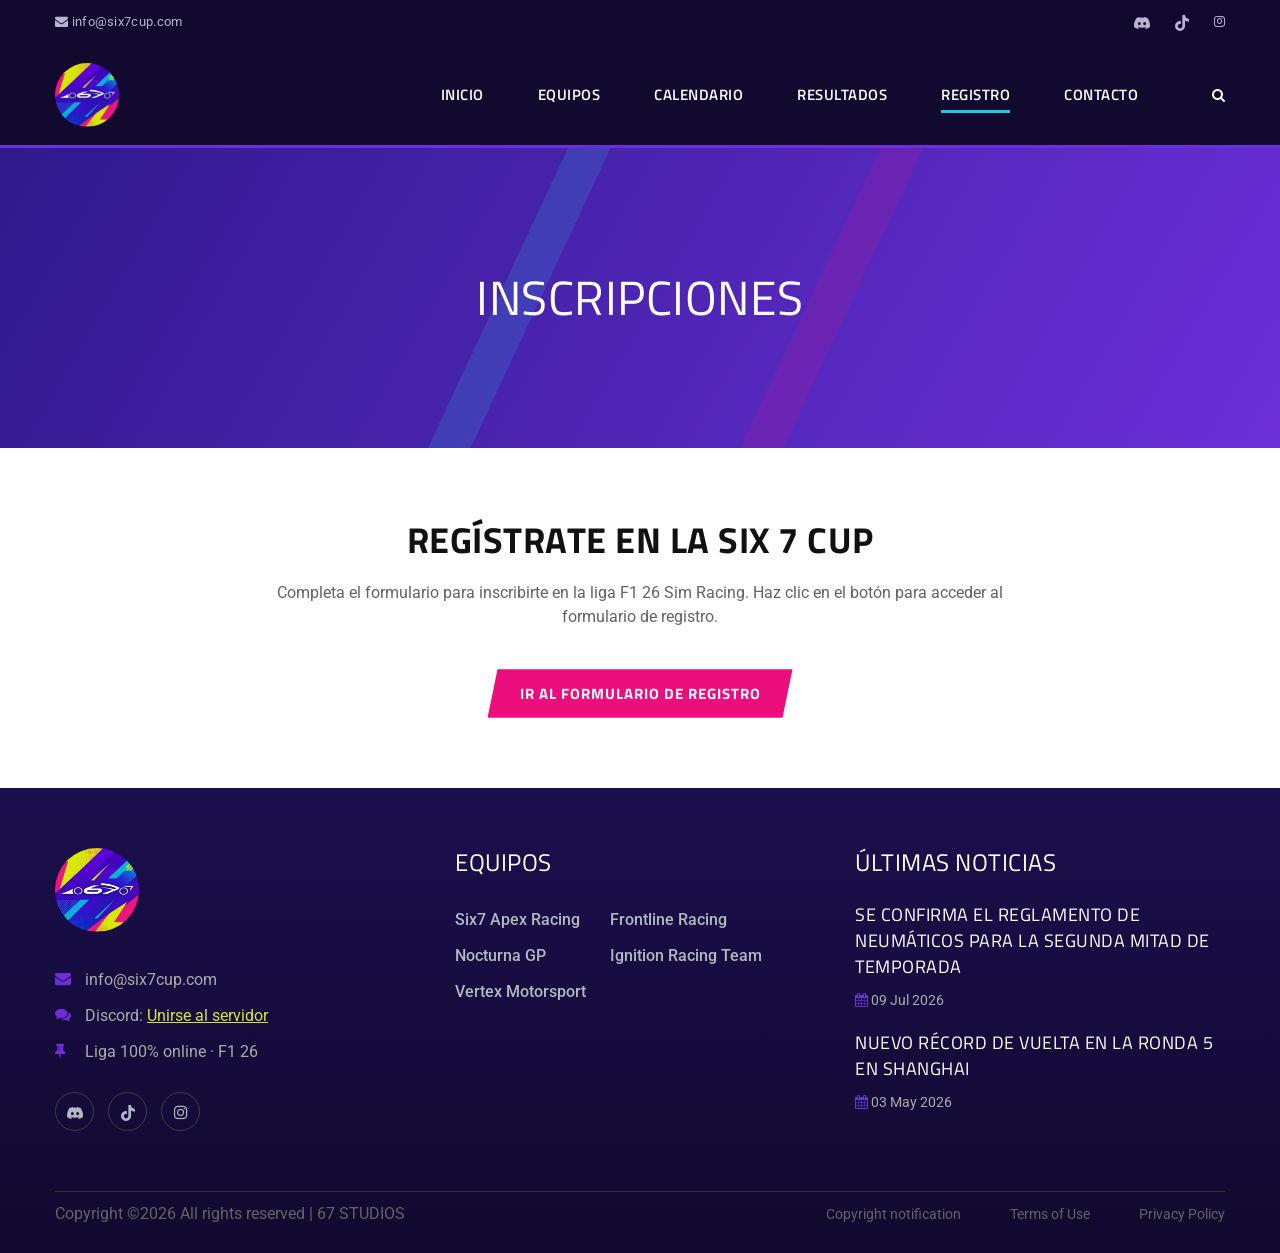
<file: blog.html>
<!DOCTYPE html>
<html lang="zxx">

<head>
    <meta charset="UTF-8">
    <meta name="description" content="Six 7 Cup - Inscripciones F1 26 Sim Racing League">
    <meta name="keywords" content="Six 7 Cup, F1 26, sim racing, liga, esports, iRacing, F1, inscripciones, registro">
    <meta name="viewport" content="width=device-width, initial-scale=1.0">
    <meta http-equiv="X-UA-Compatible" content="ie=edge">
    <title>Six 7 Cup | Registro</title>

    <!-- Google Font -->
    <link href="https://fonts.googleapis.com/css2?family=Titillium+Web:wght@400;600;700;900&family=Roboto:wght@300;400;500;700&display=swap" rel="stylesheet">

    <!-- Css Styles -->
    <link rel="stylesheet" href="css/bootstrap.min.css" type="text/css">
    <link rel="stylesheet" href="css/font-awesome.min.css" type="text/css">
    <link rel="stylesheet" href="css/owl.carousel.min.css" type="text/css">
    <link rel="stylesheet" href="css/magnific-popup.css" type="text/css">
    <link rel="stylesheet" href="css/slicknav.min.css" type="text/css">
    <link rel="stylesheet" href="css/style.css" type="text/css">
</head>

<body>
    <!-- Page Preloder -->
    <div id="preloder">
        <div class="loader"></div>
    </div>

    <!-- Offcanvas Menu Section Begin -->
    <div class="offcanvas-menu-overlay"></div>
    <div class="offcanvas-menu-wrapper">
        <div class="canvas-close">
            <i class="fa fa-close"></i>
        </div>
        <div class="search-btn search-switch">
            <i class="fa fa-search"></i>
        </div>
        <div class="header__top--canvas">
            <div class="ht-info">
                <ul>
                    <li><a href="./contact.html">Contacto</a></li>
                </ul>
            </div>
            <div class="ht-links">
                <a href="https://discord.gg/sHePrNEVdB" target="_blank" aria-label="Discord"><svg viewBox="0 0 24 24"><path d="M20.317 4.3698a19.7913 19.7913 0 00-4.8851-1.5152.0741.0741 0 00-.0785.0371c-.211.3753-.4447.8648-.6083 1.2495-1.8447-.2762-3.68-.2762-5.4868 0-.1636-.3933-.4058-.8742-.6177-1.2495a.077.077 0 00-.0785-.037 19.7362 19.7362 0 00-4.8852 1.515.0699.0699 0 00-.0321.0277C.5334 9.0458-.319 13.5799.0992 18.0578a.0824.0824 0 00.0312.0561c2.0528 1.5076 4.0413 2.4228 5.9929 3.0294a.0777.0777 0 00.0842-.0276c.4616-.6304.8731-1.2952 1.226-1.9942a.076.076 0 00-.0416-.1057c-.6528-.2476-1.2743-.5495-1.8722-.8923a.077.077 0 01-.0076-.1277c.1258-.0943.2517-.1923.3718-.2914a.0743.0743 0 01.0776-.0105c3.9278 1.7933 8.18 1.7933 12.0614 0a.0739.0739 0 01.0785.0095c.1202.099.246.1981.3728.2924a.077.077 0 01-.0066.1276 12.2986 12.2986 0 01-1.873.8914.0766.0766 0 00-.0407.1067c.3604.698.7719 1.3628 1.225 1.9932a.076.076 0 00.0842.0286c1.961-.6066 3.9495-1.5218 6.0023-3.0294a.077.077 0 00.0313-.0552c.5004-5.177-.8382-9.6739-3.5485-13.6604a.061.061 0 00-.0312-.0286zM8.02 15.3312c-1.1825 0-2.1569-1.0857-2.1569-2.419 0-1.3332.9555-2.419 2.157-2.419 1.2108 0 2.1757 1.0952 2.1568 2.419.0002 1.3332-.9555 2.419-2.1569 2.419zm7.9748 0c-1.1825 0-2.1569-1.0857-2.1569-2.419 0-1.3332.9554-2.419 2.1569-2.419 1.2108 0 2.1757 1.0952 2.1568 2.419 0 1.3332-.946 2.419-2.1568 2.419Z"/></svg></a>
                <a href="https://www.tiktok.com/@six.seven.cup" target="_blank" aria-label="TikTok"><svg viewBox="0 0 24 24"><path d="M12.525.02c1.31-.02 2.61-.01 3.91-.02.08 1.53.63 3.09 1.75 4.17 1.12 1.11 2.7 1.62 4.24 1.79v4.03c-1.44-.05-2.89-.35-4.2-.97-.57-.26-1.1-.59-1.62-.93-.01 2.92.01 5.84-.02 8.75-.08 1.4-.54 2.79-1.35 3.94-1.31 1.92-3.58 3.17-5.91 3.21-1.43.08-2.86-.31-4.08-1.03-2.02-1.19-3.44-3.37-3.65-5.71-.02-.5-.03-1-.01-1.49.18-1.9 1.12-3.72 2.58-4.96 1.66-1.44 3.98-2.13 6.15-1.72.02 1.48-.04 2.96-.04 4.44-.99-.32-2.15-.23-3.02.37-.63.41-1.11 1.04-1.36 1.75-.21.51-.15 1.07-.14 1.61.24 1.64 1.82 3.02 3.5 2.87 1.12-.01 2.19-.66 2.77-1.61.19-.33.4-.67.41-1.06.1-1.79.06-3.57.07-5.36.01-4.03-.01-8.05.02-12.07Z"/></svg></a>
                <a href="https://www.instagram.com/sixseven_cup/" target="_blank" aria-label="Instagram"><i class="fa fa-instagram"></i></a>
            </div>
        </div>
        <ul class="main-menu mobile-menu">
            <li><a href="./index.html">Inicio</a></li>
            <li><a href="./club.html">Equipos</a></li>
            <li><a href="./schedule.html">Calendario</a></li>
            <li><a href="./result.html">Resultados</a></li>
            <li class="active"><a href="./blog.html">Registro</a></li>
            <li><a href="./contact.html">Contacto</a></li>
        </ul>
        <div id="mobile-menu-wrap"></div>
    </div>
    <!-- Offcanvas Menu Section End -->

    <!-- Header Section Begin -->
        <header class="header-section">
        <div class="header__top">
            <div class="container">
                <div class="row">
                    <div class="col-lg-6">
                        <div class="ht-info">
                            <ul>
                                <li><i class="fa fa-envelope"></i> info@six7cup.com</li>
                            </ul>
                        </div>
                    </div>
                    <div class="col-lg-6">
                        <div class="ht-links">
                            <a href="https://discord.gg/sHePrNEVdB" target="_blank" aria-label="Discord"><svg viewBox="0 0 24 24"><path d="M20.317 4.3698a19.7913 19.7913 0 00-4.8851-1.5152.0741.0741 0 00-.0785.0371c-.211.3753-.4447.8648-.6083 1.2495-1.8447-.2762-3.68-.2762-5.4868 0-.1636-.3933-.4058-.8742-.6177-1.2495a.077.077 0 00-.0785-.037 19.7362 19.7362 0 00-4.8852 1.515.0699.0699 0 00-.0321.0277C.5334 9.0458-.319 13.5799.0992 18.0578a.0824.0824 0 00.0312.0561c2.0528 1.5076 4.0413 2.4228 5.9929 3.0294a.0777.0777 0 00.0842-.0276c.4616-.6304.8731-1.2952 1.226-1.9942a.076.076 0 00-.0416-.1057c-.6528-.2476-1.2743-.5495-1.8722-.8923a.077.077 0 01-.0076-.1277c.1258-.0943.2517-.1923.3718-.2914a.0743.0743 0 01.0776-.0105c3.9278 1.7933 8.18 1.7933 12.0614 0a.0739.0739 0 01.0785.0095c.1202.099.246.1981.3728.2924a.077.077 0 01-.0066.1276 12.2986 12.2986 0 01-1.873.8914.0766.0766 0 00-.0407.1067c.3604.698.7719 1.3628 1.225 1.9932a.076.076 0 00.0842.0286c1.961-.6066 3.9495-1.5218 6.0023-3.0294a.077.077 0 00.0313-.0552c.5004-5.177-.8382-9.6739-3.5485-13.6604a.061.061 0 00-.0312-.0286zM8.02 15.3312c-1.1825 0-2.1569-1.0857-2.1569-2.419 0-1.3332.9555-2.419 2.157-2.419 1.2108 0 2.1757 1.0952 2.1568 2.419.0002 1.3332-.9555 2.419-2.1569 2.419zm7.9748 0c-1.1825 0-2.1569-1.0857-2.1569-2.419 0-1.3332.9554-2.419 2.1569-2.419 1.2108 0 2.1757 1.0952 2.1568 2.419 0 1.3332-.946 2.419-2.1568 2.419Z"/></svg></a>
                            <a href="https://www.tiktok.com/@six.seven.cup" target="_blank" aria-label="TikTok"><svg viewBox="0 0 24 24"><path d="M12.525.02c1.31-.02 2.61-.01 3.91-.02.08 1.53.63 3.09 1.75 4.17 1.12 1.11 2.7 1.62 4.24 1.79v4.03c-1.44-.05-2.89-.35-4.2-.97-.57-.26-1.1-.59-1.62-.93-.01 2.92.01 5.84-.02 8.75-.08 1.4-.54 2.79-1.35 3.94-1.31 1.92-3.58 3.17-5.91 3.21-1.43.08-2.86-.31-4.08-1.03-2.02-1.19-3.44-3.37-3.65-5.71-.02-.5-.03-1-.01-1.49.18-1.9 1.12-3.72 2.58-4.96 1.66-1.44 3.98-2.13 6.15-1.72.02 1.48-.04 2.96-.04 4.44-.99-.32-2.15-.23-3.02.37-.63.41-1.11 1.04-1.36 1.75-.21.51-.15 1.07-.14 1.61.24 1.64 1.82 3.02 3.5 2.87 1.12-.01 2.19-.66 2.77-1.61.19-.33.4-.67.41-1.06.1-1.79.06-3.57.07-5.36.01-4.03-.01-8.05.02-12.07Z"/></svg></a>
                            <a href="https://www.instagram.com/sixseven_cup/" target="_blank" aria-label="Instagram"><i class="fa fa-instagram"></i></a>
                        </div>
                    </div>
                </div>
            </div>
        </div>
        <div class="header__nav">
            <div class="container">
                <div class="row">
                    <div class="col-lg-2">
                        <div class="logo">
                            <a href="./index.html"><img src="img/logo.png" alt=""></a>
                        </div>
                    </div>
                    <div class="col-lg-10">
                        <div class="nav-menu">
                            <ul class="main-menu">
                                <li><a href="./index.html">Inicio</a></li>
                                <li><a href="./club.html">Equipos</a></li>
                                <li><a href="./schedule.html">Calendario</a></li>
                                <li><a href="./result.html">Resultados</a></li>
                                <li class="active"><a href="./blog.html">Registro</a></li>
                                <li><a href="./contact.html">Contacto</a></li>
                            </ul>
                            <div class="nm-right search-switch">
                                <i class="fa fa-search"></i>
                            </div>
                        </div>
                    </div>
                </div>
                <div class="canvas-open">
                    <i class="fa fa-bars"></i>
                </div>
            </div>
        </div>
    </header>
    <!-- Header End -->
     
    <!-- Breadcrumb Section Begin -->
    <section class="breadcrumb-section">
        <div class="container">
            <div class="row">
                <div class="col-lg-12">
                    <div class="bs-text">
                        <h2>Inscripciones</h2>
                    </div>
                </div>
            </div>
        </div>
    </section>
    <!-- Breadcrumb Section End -->

    <!-- Registro Section Begin -->
    <section class="blog-section spad">
        <div class="container">
            <div class="row justify-content-center">
                <div class="col-lg-8 text-center">
                    <h2 style="margin-bottom: 20px;">Regístrate en la Six 7 Cup</h2>
                    <p style="margin-bottom: 40px; font-size: 16px;">
                        Completa el formulario para inscribirte en la liga F1 26 Sim Racing.
                        Haz clic en el botón para acceder al formulario de registro.
                    </p>
                    <a href="https://forms.gle/6UCf3dam8zU6a4mZ9" target="_blank" rel="noopener" class="site-btn">
                        Ir al formulario de registro
                    </a>
                </div>
            </div>
        </div>
    </section>
    <!-- Registro Section End -->

    <!-- Footer Section Begin -->
        <footer class="footer-section">
        <div class="container">
            <div class="row">
                <div class="col-lg-3 col-md-6">
                    <div class="fs-logo">
                        <div class="logo">
                            <a href="./index.html"><img src="img/logo.png" alt=""></a>
                        </div>
                        <ul>
                            <li><i class="fa fa-envelope"></i> info@six7cup.com</li>
                            <li><i class="fa fa-comments"></i> Discord: <a href="https://discord.gg/sHePrNEVdB" target="_blank" class="discord-btn">Unirse al servidor</a></li>
                            <li><i class="fa fa-thumb-tack"></i> Liga 100% online &middot; F1 26</li>
                        </ul>
                        <div class="fs-social">
                            <a href="https://discord.gg/sHePrNEVdB" target="_blank" aria-label="Discord"><svg viewBox="0 0 24 24"><path d="M20.317 4.3698a19.7913 19.7913 0 00-4.8851-1.5152.0741.0741 0 00-.0785.0371c-.211.3753-.4447.8648-.6083 1.2495-1.8447-.2762-3.68-.2762-5.4868 0-.1636-.3933-.4058-.8742-.6177-1.2495a.077.077 0 00-.0785-.037 19.7362 19.7362 0 00-4.8852 1.515.0699.0699 0 00-.0321.0277C.5334 9.0458-.319 13.5799.0992 18.0578a.0824.0824 0 00.0312.0561c2.0528 1.5076 4.0413 2.4228 5.9929 3.0294a.0777.0777 0 00.0842-.0276c.4616-.6304.8731-1.2952 1.226-1.9942a.076.076 0 00-.0416-.1057c-.6528-.2476-1.2743-.5495-1.8722-.8923a.077.077 0 01-.0076-.1277c.1258-.0943.2517-.1923.3718-.2914a.0743.0743 0 01.0776-.0105c3.9278 1.7933 8.18 1.7933 12.0614 0a.0739.0739 0 01.0785.0095c.1202.099.246.1981.3728.2924a.077.077 0 01-.0066.1276 12.2986 12.2986 0 01-1.873.8914.0766.0766 0 00-.0407.1067c.3604.698.7719 1.3628 1.225 1.9932a.076.076 0 00.0842.0286c1.961-.6066 3.9495-1.5218 6.0023-3.0294a.077.077 0 00.0313-.0552c.5004-5.177-.8382-9.6739-3.5485-13.6604a.061.061 0 00-.0312-.0286zM8.02 15.3312c-1.1825 0-2.1569-1.0857-2.1569-2.419 0-1.3332.9555-2.419 2.157-2.419 1.2108 0 2.1757 1.0952 2.1568 2.419.0002 1.3332-.9555 2.419-2.1569 2.419zm7.9748 0c-1.1825 0-2.1569-1.0857-2.1569-2.419 0-1.3332.9554-2.419 2.1569-2.419 1.2108 0 2.1757 1.0952 2.1568 2.419 0 1.3332-.946 2.419-2.1568 2.419Z"/></svg></a>
                            <a href="https://www.tiktok.com/@six.seven.cup" target="_blank" aria-label="TikTok"><svg viewBox="0 0 24 24"><path d="M12.525.02c1.31-.02 2.61-.01 3.91-.02.08 1.53.63 3.09 1.75 4.17 1.12 1.11 2.7 1.62 4.24 1.79v4.03c-1.44-.05-2.89-.35-4.2-.97-.57-.26-1.1-.59-1.62-.93-.01 2.92.01 5.84-.02 8.75-.08 1.4-.54 2.79-1.35 3.94-1.31 1.92-3.58 3.17-5.91 3.21-1.43.08-2.86-.31-4.08-1.03-2.02-1.19-3.44-3.37-3.65-5.71-.02-.5-.03-1-.01-1.49.18-1.9 1.12-3.72 2.58-4.96 1.66-1.44 3.98-2.13 6.15-1.72.02 1.48-.04 2.96-.04 4.44-.99-.32-2.15-.23-3.02.37-.63.41-1.11 1.04-1.36 1.75-.21.51-.15 1.07-.14 1.61.24 1.64 1.82 3.02 3.5 2.87 1.12-.01 2.19-.66 2.77-1.61.19-.33.4-.67.41-1.06.1-1.79.06-3.57.07-5.36.01-4.03-.01-8.05.02-12.07Z"/></svg></a>
                            <a href="https://www.instagram.com/sixseven_cup/" target="_blank" aria-label="Instagram"><i class="fa fa-instagram"></i></a>
                        </div>
                    </div>
                </div>
                <div class="col-lg-4 col-md-6 offset-lg-1">
                    <div class="fs-widget">
                        <h4>Equipos</h4>
                        <ul class="fw-links">
                            <li><a href="./club.html">Six7 Apex Racing</a></li>
                            <li><a href="./club.html">Nocturna GP</a></li>
                            <li><a href="./club.html">Vertex Motorsport</a></li>
                        </ul>
                        <ul class="fw-links">
                            <li><a href="./club.html">Frontline Racing</a></li>
                            <li><a href="./club.html">Ignition Racing Team</a></li>
                        </ul>
                    </div>
                </div>
                <div class="col-lg-4">
                    <div class="fs-widget">
                        <h4>Últimas noticias</h4>
                        <div id="footerNewsContainer"></div>
                    </div>
                </div>
            </div>
        </div>
        <div class="container">
            <div class="copyright-option">
                <div class="row">
                    <div class="col-lg-12">
                        <div class="co-text"><p><!-- Link back to Colorlib can't be removed. Template is licensed under CC BY 3.0. -->
  Copyright &copy;<script>document.write(new Date().getFullYear());</script> All rights reserved | 67 STUDIOS
  <!-- Link back to Colorlib can't be removed. Template is licensed under CC BY 3.0. --></p></div>
                        <div class="co-widget">
                            <ul>
                                <li><a href="#">Copyright notification</a></li>
                                <li><a href="#">Terms of Use</a></li>
                                <li><a href="#">Privacy Policy</a></li>
                            </ul>
                        </div>
                    </div>
                </div>
            </div>
        </div>
    </footer>
    <!-- Footer Section End -->

    <!-- Search model Begin -->
    <div class="search-model">
        <div class="h-100 d-flex align-items-center justify-content-center">
            <div class="search-close-switch"><i class="fa fa-close"></i></div>
            <form class="search-model-form">
                <input type="text" id="search-input" placeholder="Search here.....">
            </form>
        </div>
    </div>
    <!-- Search model end -->

    <!-- Js Plugins -->
    <script src="js/jquery-3.3.1.min.js"></script>
    <script src="js/bootstrap.min.js"></script>
    <script src="js/jquery.magnific-popup.min.js"></script>
    <script src="js/jquery.slicknav.js"></script>
    <script src="js/owl.carousel.min.js"></script>
    <script src="js/data-render.js"></script>
    <script src="js/main.js"></script>
</body>

</html>
</file>
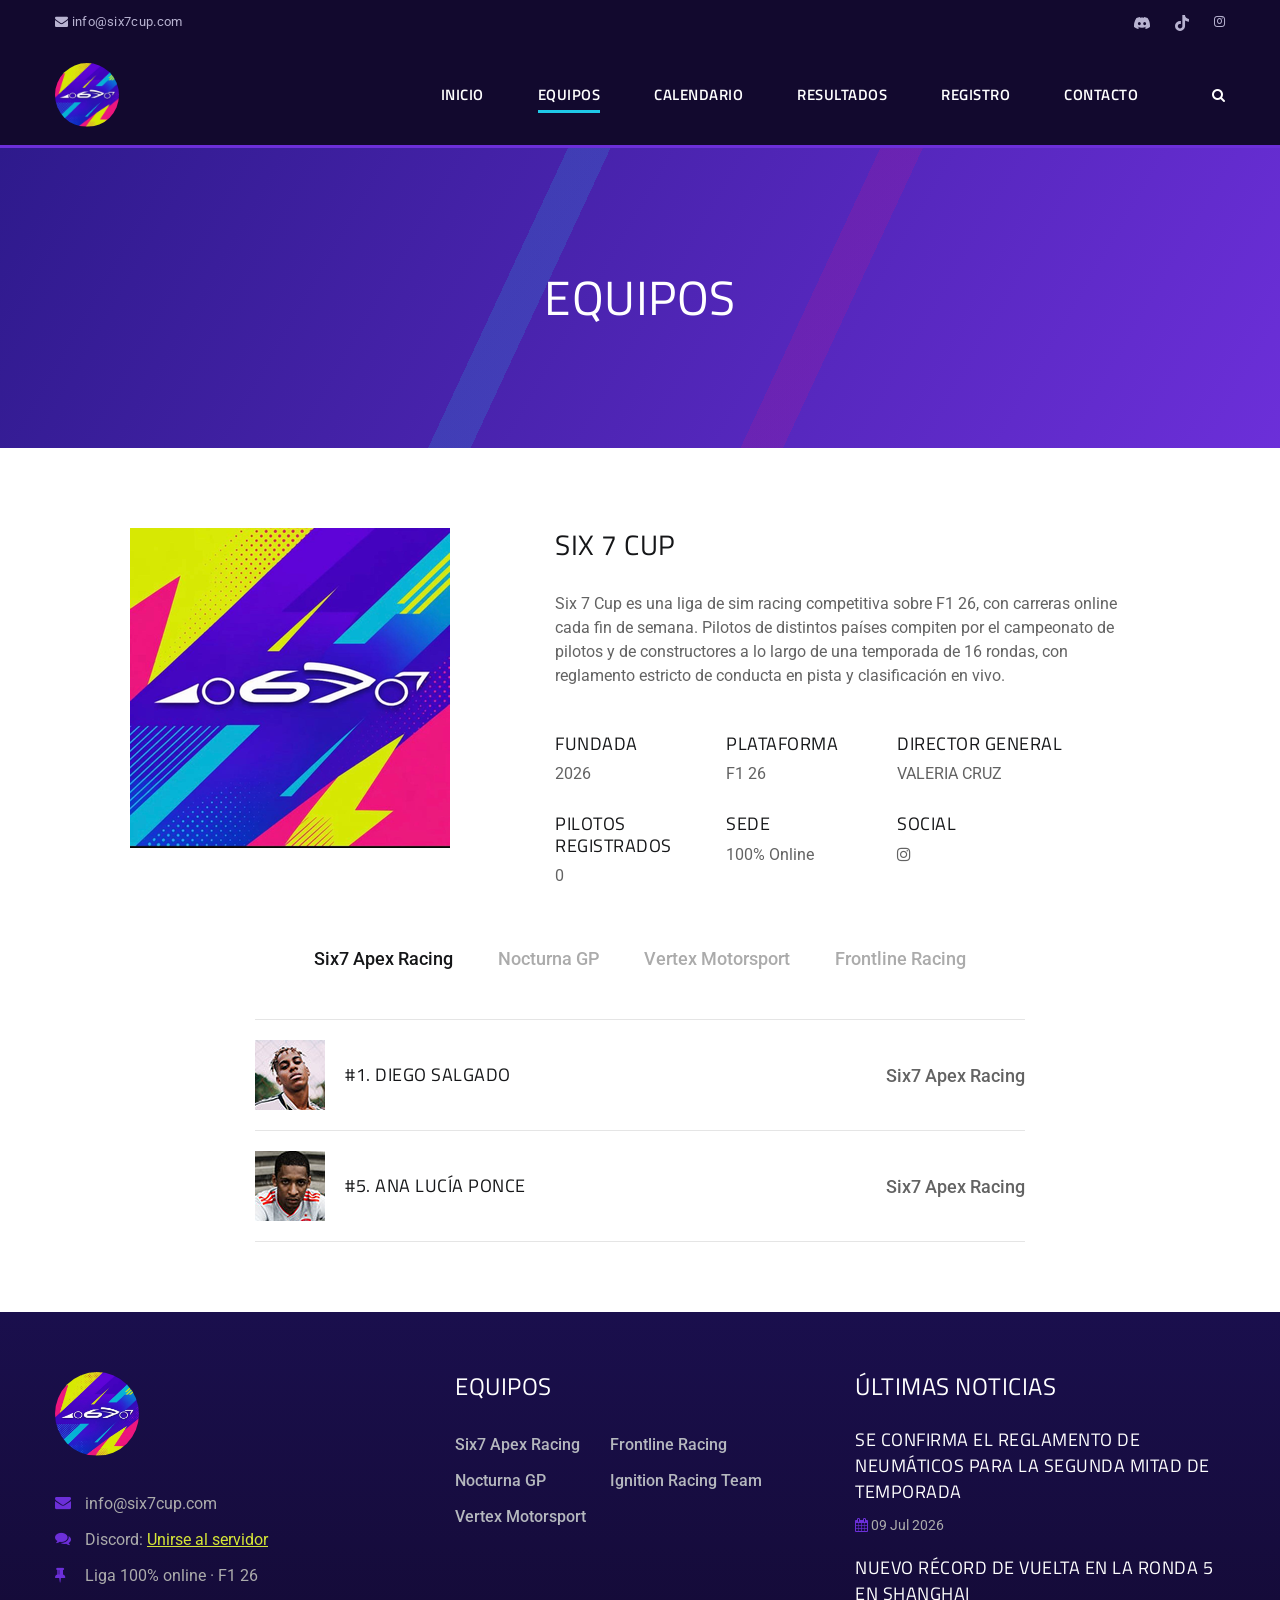
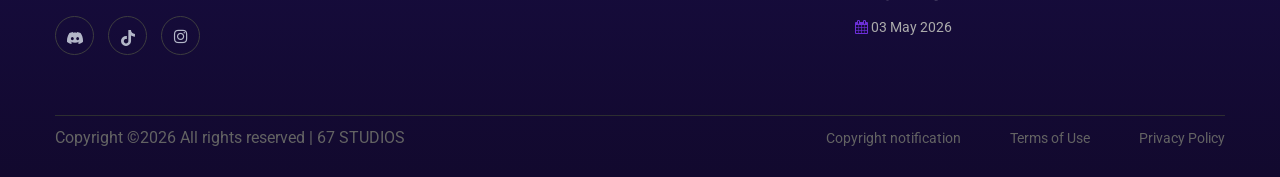
<file: club.html>
<!DOCTYPE html>
<html lang="zxx">

<head>
    <meta charset="UTF-8">
    <meta name="description" content="Six 7 Cup - F1 26 Sim Racing League">
    <meta name="keywords" content="Six 7 Cup, F1 26, sim racing, liga, esports, iRacing, F1">
    <meta name="viewport" content="width=device-width, initial-scale=1.0">
    <meta http-equiv="X-UA-Compatible" content="ie=edge">
    <title>Six 7 Cup | F1 26 Sim Racing League</title>

    <!-- Google Font -->
    <link href="https://fonts.googleapis.com/css2?family=Titillium+Web:wght@400;600;700;900&family=Roboto:wght@300;400;500;700&display=swap" rel="stylesheet">

    <!-- Css Styles -->
    <link rel="stylesheet" href="css/bootstrap.min.css" type="text/css">
    <link rel="stylesheet" href="css/font-awesome.min.css" type="text/css">
    <link rel="stylesheet" href="css/owl.carousel.min.css" type="text/css">
    <link rel="stylesheet" href="css/magnific-popup.css" type="text/css">
    <link rel="stylesheet" href="css/slicknav.min.css" type="text/css">
    <link rel="stylesheet" href="css/style.css" type="text/css">
</head>

<body>
    <!-- Page Preloder -->
    <div id="preloder">
        <div class="loader"></div>
    </div>

    <!-- Offcanvas Menu Section Begin -->
    <div class="offcanvas-menu-overlay"></div>
    <div class="offcanvas-menu-wrapper">
        <div class="canvas-close">
            <i class="fa fa-close"></i>
        </div>
        <div class="search-btn search-switch">
            <i class="fa fa-search"></i>
        </div>
        <div class="header__top--canvas">
            <div class="ht-info">
                <ul>
                    <li><a href="./contact.html">Contacto</a></li>
                </ul>
            </div>
            <div class="ht-links">
                <a href="https://discord.gg/sHePrNEVdB" target="_blank" aria-label="Discord"><svg viewBox="0 0 24 24"><path d="M20.317 4.3698a19.7913 19.7913 0 00-4.8851-1.5152.0741.0741 0 00-.0785.0371c-.211.3753-.4447.8648-.6083 1.2495-1.8447-.2762-3.68-.2762-5.4868 0-.1636-.3933-.4058-.8742-.6177-1.2495a.077.077 0 00-.0785-.037 19.7362 19.7362 0 00-4.8852 1.515.0699.0699 0 00-.0321.0277C.5334 9.0458-.319 13.5799.0992 18.0578a.0824.0824 0 00.0312.0561c2.0528 1.5076 4.0413 2.4228 5.9929 3.0294a.0777.0777 0 00.0842-.0276c.4616-.6304.8731-1.2952 1.226-1.9942a.076.076 0 00-.0416-.1057c-.6528-.2476-1.2743-.5495-1.8722-.8923a.077.077 0 01-.0076-.1277c.1258-.0943.2517-.1923.3718-.2914a.0743.0743 0 01.0776-.0105c3.9278 1.7933 8.18 1.7933 12.0614 0a.0739.0739 0 01.0785.0095c.1202.099.246.1981.3728.2924a.077.077 0 01-.0066.1276 12.2986 12.2986 0 01-1.873.8914.0766.0766 0 00-.0407.1067c.3604.698.7719 1.3628 1.225 1.9932a.076.076 0 00.0842.0286c1.961-.6066 3.9495-1.5218 6.0023-3.0294a.077.077 0 00.0313-.0552c.5004-5.177-.8382-9.6739-3.5485-13.6604a.061.061 0 00-.0312-.0286zM8.02 15.3312c-1.1825 0-2.1569-1.0857-2.1569-2.419 0-1.3332.9555-2.419 2.157-2.419 1.2108 0 2.1757 1.0952 2.1568 2.419.0002 1.3332-.9555 2.419-2.1569 2.419zm7.9748 0c-1.1825 0-2.1569-1.0857-2.1569-2.419 0-1.3332.9554-2.419 2.1569-2.419 1.2108 0 2.1757 1.0952 2.1568 2.419 0 1.3332-.946 2.419-2.1568 2.419Z"/></svg></a>
                <a href="https://www.tiktok.com/@six.seven.cup" target="_blank" aria-label="TikTok"><svg viewBox="0 0 24 24"><path d="M12.525.02c1.31-.02 2.61-.01 3.91-.02.08 1.53.63 3.09 1.75 4.17 1.12 1.11 2.7 1.62 4.24 1.79v4.03c-1.44-.05-2.89-.35-4.2-.97-.57-.26-1.1-.59-1.62-.93-.01 2.92.01 5.84-.02 8.75-.08 1.4-.54 2.79-1.35 3.94-1.31 1.92-3.58 3.17-5.91 3.21-1.43.08-2.86-.31-4.08-1.03-2.02-1.19-3.44-3.37-3.65-5.71-.02-.5-.03-1-.01-1.49.18-1.9 1.12-3.72 2.58-4.96 1.66-1.44 3.98-2.13 6.15-1.72.02 1.48-.04 2.96-.04 4.44-.99-.32-2.15-.23-3.02.37-.63.41-1.11 1.04-1.36 1.75-.21.51-.15 1.07-.14 1.61.24 1.64 1.82 3.02 3.5 2.87 1.12-.01 2.19-.66 2.77-1.61.19-.33.4-.67.41-1.06.1-1.79.06-3.57.07-5.36.01-4.03-.01-8.05.02-12.07Z"/></svg></a>
                <a href="https://www.instagram.com/sixseven_cup/" target="_blank" aria-label="Instagram"><i class="fa fa-instagram"></i></a>
            </div>
        </div>
        <ul class="main-menu mobile-menu">
            <li><a href="./index.html">Inicio</a></li>
            <li class="active"><a href="./club.html">Equipos</a></li>
            <li><a href="./schedule.html">Calendario</a></li>
            <li><a href="./result.html">Resultados</a></li>
            <li><a href="./blog.html">Registro</a></li>
            <li><a href="./contact.html">Contacto</a></li>
        </ul>
        <div id="mobile-menu-wrap"></div>
    </div>
    <!-- Offcanvas Menu Section End -->

 <!-- Header Section Begin -->
        <header class="header-section">
        <div class="header__top">
            <div class="container">
                <div class="row">
                    <div class="col-lg-6">
                        <div class="ht-info">
                            <ul>
                                <li><i class="fa fa-envelope"></i> info@six7cup.com</li>
                            </ul>
                        </div>
                    </div>
                    <div class="col-lg-6">
                        <div class="ht-links">
                            <a href="https://discord.gg/sHePrNEVdB" target="_blank" aria-label="Discord"><svg viewBox="0 0 24 24"><path d="M20.317 4.3698a19.7913 19.7913 0 00-4.8851-1.5152.0741.0741 0 00-.0785.0371c-.211.3753-.4447.8648-.6083 1.2495-1.8447-.2762-3.68-.2762-5.4868 0-.1636-.3933-.4058-.8742-.6177-1.2495a.077.077 0 00-.0785-.037 19.7362 19.7362 0 00-4.8852 1.515.0699.0699 0 00-.0321.0277C.5334 9.0458-.319 13.5799.0992 18.0578a.0824.0824 0 00.0312.0561c2.0528 1.5076 4.0413 2.4228 5.9929 3.0294a.0777.0777 0 00.0842-.0276c.4616-.6304.8731-1.2952 1.226-1.9942a.076.076 0 00-.0416-.1057c-.6528-.2476-1.2743-.5495-1.8722-.8923a.077.077 0 01-.0076-.1277c.1258-.0943.2517-.1923.3718-.2914a.0743.0743 0 01.0776-.0105c3.9278 1.7933 8.18 1.7933 12.0614 0a.0739.0739 0 01.0785.0095c.1202.099.246.1981.3728.2924a.077.077 0 01-.0066.1276 12.2986 12.2986 0 01-1.873.8914.0766.0766 0 00-.0407.1067c.3604.698.7719 1.3628 1.225 1.9932a.076.076 0 00.0842.0286c1.961-.6066 3.9495-1.5218 6.0023-3.0294a.077.077 0 00.0313-.0552c.5004-5.177-.8382-9.6739-3.5485-13.6604a.061.061 0 00-.0312-.0286zM8.02 15.3312c-1.1825 0-2.1569-1.0857-2.1569-2.419 0-1.3332.9555-2.419 2.157-2.419 1.2108 0 2.1757 1.0952 2.1568 2.419.0002 1.3332-.9555 2.419-2.1569 2.419zm7.9748 0c-1.1825 0-2.1569-1.0857-2.1569-2.419 0-1.3332.9554-2.419 2.1569-2.419 1.2108 0 2.1757 1.0952 2.1568 2.419 0 1.3332-.946 2.419-2.1568 2.419Z"/></svg></a>
                            <a href="https://www.tiktok.com/@six.seven.cup" target="_blank" aria-label="TikTok"><svg viewBox="0 0 24 24"><path d="M12.525.02c1.31-.02 2.61-.01 3.91-.02.08 1.53.63 3.09 1.75 4.17 1.12 1.11 2.7 1.62 4.24 1.79v4.03c-1.44-.05-2.89-.35-4.2-.97-.57-.26-1.1-.59-1.62-.93-.01 2.92.01 5.84-.02 8.75-.08 1.4-.54 2.79-1.35 3.94-1.31 1.92-3.58 3.17-5.91 3.21-1.43.08-2.86-.31-4.08-1.03-2.02-1.19-3.44-3.37-3.65-5.71-.02-.5-.03-1-.01-1.49.18-1.9 1.12-3.72 2.58-4.96 1.66-1.44 3.98-2.13 6.15-1.72.02 1.48-.04 2.96-.04 4.44-.99-.32-2.15-.23-3.02.37-.63.41-1.11 1.04-1.36 1.75-.21.51-.15 1.07-.14 1.61.24 1.64 1.82 3.02 3.5 2.87 1.12-.01 2.19-.66 2.77-1.61.19-.33.4-.67.41-1.06.1-1.79.06-3.57.07-5.36.01-4.03-.01-8.05.02-12.07Z"/></svg></a>
                            <a href="https://www.instagram.com/sixseven_cup/" target="_blank" aria-label="Instagram"><i class="fa fa-instagram"></i></a>
                        </div>
                    </div>
                </div>
            </div>
        </div>
        <div class="header__nav">
            <div class="container">
                <div class="row">
                    <div class="col-lg-2">
                        <div class="logo">
                            <a href="./index.html"><img src="img/logo.png" alt=""></a>
                        </div>
                    </div>
                    <div class="col-lg-10">
                        <div class="nav-menu">
                            <ul class="main-menu">
                                <li><a href="./index.html">Inicio</a></li>
                                <li class="active"><a href="./club.html">Equipos</a></li>
                                <li><a href="./schedule.html">Calendario</a></li>
                                <li><a href="./result.html">Resultados</a></li>
                                <li><a href="./blog.html">Registro</a></li>
                                <li><a href="./contact.html">Contacto</a></li>
                            </ul>
                            <div class="nm-right search-switch">
                                <i class="fa fa-search"></i>
                            </div>
                        </div>
                    </div>
                </div>
                <div class="canvas-open">
                    <i class="fa fa-bars"></i>
                </div>
            </div>
        </div>
    </header>
    <!-- Header End -->

    <!-- Breadcrumb Section Begin -->
    <section class="breadcrumb-section">
        <div class="container">
            <div class="row">
                <div class="col-lg-12">
                    <div class="bs-text">
                        <h2>Equipos</h2>
                    </div>
                </div>
            </div>
        </div>
    </section>
    <!-- Breadcrumb Section End -->

    <!-- Club Section Begin -->
    <section class="club-section spad">
        <div class="container">
            <div class="club-content">
                <div class="row">
                    <div class="col-lg-5">
                        <div class="cc-pic">
                            <img src="img/logo.png" alt="">
                        </div>
                    </div>
                    <div class="col-lg-6">
                        <div class="cc-text">
                            <div class="ct-title">
                                <h3>Six 7 Cup</h3>
                                <p id="leagueDescription">Six 7 Cup es una liga de sim racing competitiva sobre F1 26, con carreras
                                    online cada fin de semana. Pilotos de distintos países compiten por el
                                    campeonato de pilotos y de constructores a lo largo de una temporada de
                                    16 rondas, con reglamento estricto de conducta en pista y clasificación en vivo.</p>
                            </div>
                            <div class="ct-widget">
                                <ul>
                                    <li>
                                        <h5>Fundada</h5>
                                        <p id="leagueFounded">2026</p>
                                    </li>
                                    <li>
                                        <h5>Plataforma</h5>
                                        <p id="leaguePlatform">F1 26</p>
                                    </li>
                                    <li>
                                        <h5>Director General</h5>
                                        <p id="leagueDirector">VALERIA CRUZ</p>
                                    </li>
                                    <li>
                                        <h5>Pilotos registrados</h5>
                                        <p id="leagueDrivers">0</p>
                                    </li>
                                    <li>
                                        <h5>Sede</h5>
                                        <p id="leagueVenue">100% Online</p>
                                    </li>
                                    <li>
                                        <h5>Social</h5>
                                        <div class="cw-social">
                                            <a href="https://www.instagram.com/sixseven_cup/" target="_blank"><i class="fa fa-instagram"></i></a>
                                        </div>
                                    </li>
                                </ul>
                            </div>
                        </div>
                    </div>
                </div>
            </div>
            <div class="club-tab-list">
                <div class="row">
                    <div class="col-lg-8 m-auto">
                        <ul class="nav nav-tabs" role="tablist" id="teamTabsNav"></ul>
                        <div class="tab-content" id="teamTabsContent"></div>
                    </div>
                </div>
            </div>
        </div>
    </section>
    <!-- Club Section End -->

    <!-- Footer Section Begin -->
        <footer class="footer-section">
        <div class="container">
            <div class="row">
                <div class="col-lg-3 col-md-6">
                    <div class="fs-logo">
                        <div class="logo">
                            <a href="./index.html"><img src="img/logo.png" alt=""></a>
                        </div>
                        <ul>
                            <li><i class="fa fa-envelope"></i> info@six7cup.com</li>
                            <li><i class="fa fa-comments"></i> Discord: <a href="https://discord.gg/sHePrNEVdB" target="_blank" class="discord-btn">Unirse al servidor</a></li>
                            <li><i class="fa fa-thumb-tack"></i> Liga 100% online &middot; F1 26</li>
                        </ul>
                        <div class="fs-social">
                            <a href="https://discord.gg/sHePrNEVdB" target="_blank" aria-label="Discord"><svg viewBox="0 0 24 24"><path d="M20.317 4.3698a19.7913 19.7913 0 00-4.8851-1.5152.0741.0741 0 00-.0785.0371c-.211.3753-.4447.8648-.6083 1.2495-1.8447-.2762-3.68-.2762-5.4868 0-.1636-.3933-.4058-.8742-.6177-1.2495a.077.077 0 00-.0785-.037 19.7362 19.7362 0 00-4.8852 1.515.0699.0699 0 00-.0321.0277C.5334 9.0458-.319 13.5799.0992 18.0578a.0824.0824 0 00.0312.0561c2.0528 1.5076 4.0413 2.4228 5.9929 3.0294a.0777.0777 0 00.0842-.0276c.4616-.6304.8731-1.2952 1.226-1.9942a.076.076 0 00-.0416-.1057c-.6528-.2476-1.2743-.5495-1.8722-.8923a.077.077 0 01-.0076-.1277c.1258-.0943.2517-.1923.3718-.2914a.0743.0743 0 01.0776-.0105c3.9278 1.7933 8.18 1.7933 12.0614 0a.0739.0739 0 01.0785.0095c.1202.099.246.1981.3728.2924a.077.077 0 01-.0066.1276 12.2986 12.2986 0 01-1.873.8914.0766.0766 0 00-.0407.1067c.3604.698.7719 1.3628 1.225 1.9932a.076.076 0 00.0842.0286c1.961-.6066 3.9495-1.5218 6.0023-3.0294a.077.077 0 00.0313-.0552c.5004-5.177-.8382-9.6739-3.5485-13.6604a.061.061 0 00-.0312-.0286zM8.02 15.3312c-1.1825 0-2.1569-1.0857-2.1569-2.419 0-1.3332.9555-2.419 2.157-2.419 1.2108 0 2.1757 1.0952 2.1568 2.419.0002 1.3332-.9555 2.419-2.1569 2.419zm7.9748 0c-1.1825 0-2.1569-1.0857-2.1569-2.419 0-1.3332.9554-2.419 2.1569-2.419 1.2108 0 2.1757 1.0952 2.1568 2.419 0 1.3332-.946 2.419-2.1568 2.419Z"/></svg></a>
                            <a href="https://www.tiktok.com/@six.seven.cup" target="_blank" aria-label="TikTok"><svg viewBox="0 0 24 24"><path d="M12.525.02c1.31-.02 2.61-.01 3.91-.02.08 1.53.63 3.09 1.75 4.17 1.12 1.11 2.7 1.62 4.24 1.79v4.03c-1.44-.05-2.89-.35-4.2-.97-.57-.26-1.1-.59-1.62-.93-.01 2.92.01 5.84-.02 8.75-.08 1.4-.54 2.79-1.35 3.94-1.31 1.92-3.58 3.17-5.91 3.21-1.43.08-2.86-.31-4.08-1.03-2.02-1.19-3.44-3.37-3.65-5.71-.02-.5-.03-1-.01-1.49.18-1.9 1.12-3.72 2.58-4.96 1.66-1.44 3.98-2.13 6.15-1.72.02 1.48-.04 2.96-.04 4.44-.99-.32-2.15-.23-3.02.37-.63.41-1.11 1.04-1.36 1.75-.21.51-.15 1.07-.14 1.61.24 1.64 1.82 3.02 3.5 2.87 1.12-.01 2.19-.66 2.77-1.61.19-.33.4-.67.41-1.06.1-1.79.06-3.57.07-5.36.01-4.03-.01-8.05.02-12.07Z"/></svg></a>
                            <a href="https://www.instagram.com/sixseven_cup/" target="_blank" aria-label="Instagram"><i class="fa fa-instagram"></i></a>
                        </div>
                    </div>
                </div>
                <div class="col-lg-4 col-md-6 offset-lg-1">
                    <div class="fs-widget">
                        <h4>Equipos</h4>
                        <ul class="fw-links">
                            <li><a href="./club.html">Six7 Apex Racing</a></li>
                            <li><a href="./club.html">Nocturna GP</a></li>
                            <li><a href="./club.html">Vertex Motorsport</a></li>
                        </ul>
                        <ul class="fw-links">
                            <li><a href="./club.html">Frontline Racing</a></li>
                            <li><a href="./club.html">Ignition Racing Team</a></li>
                        </ul>
                    </div>
                </div>
                <div class="col-lg-4">
                    <div class="fs-widget">
                        <h4>Últimas noticias</h4>
                        <div id="footerNewsContainer"></div>
                    </div>
                </div>
            </div>
        </div>
        <div class="container">
            <div class="copyright-option">
                <div class="row">
                    <div class="col-lg-12">
                        <div class="co-text"><p><!-- Link back to Colorlib can't be removed. Template is licensed under CC BY 3.0. -->
  Copyright &copy;<script>document.write(new Date().getFullYear());</script> All rights reserved | 67 STUDIOS
  <!-- Link back to Colorlib can't be removed. Template is licensed under CC BY 3.0. --></p></div>
                        <div class="co-widget">
                            <ul>
                                <li><a href="#">Copyright notification</a></li>
                                <li><a href="#">Terms of Use</a></li>
                                <li><a href="#">Privacy Policy</a></li>
                            </ul>
                        </div>
                    </div>
                </div>
            </div>
        </div>
    </footer>
    <!-- Footer Section End -->

    <!-- Search model Begin -->
    <div class="search-model">
        <div class="h-100 d-flex align-items-center justify-content-center">
            <div class="search-close-switch"><i class="fa fa-close"></i></div>
            <form class="search-model-form">
                <input type="text" id="search-input" placeholder="Search here.....">
            </form>
        </div>
    </div>
    <!-- Search model end -->

    <!-- Js Plugins -->
    <script src="js/jquery-3.3.1.min.js"></script>
    <script src="js/bootstrap.min.js"></script>
    <script src="js/jquery.magnific-popup.min.js"></script>
    <script src="js/jquery.slicknav.js"></script>
    <script src="js/owl.carousel.min.js"></script>
    <script src="js/data-render.js"></script>
    <script src="js/main.js"></script>
</body>

</html>
</file>
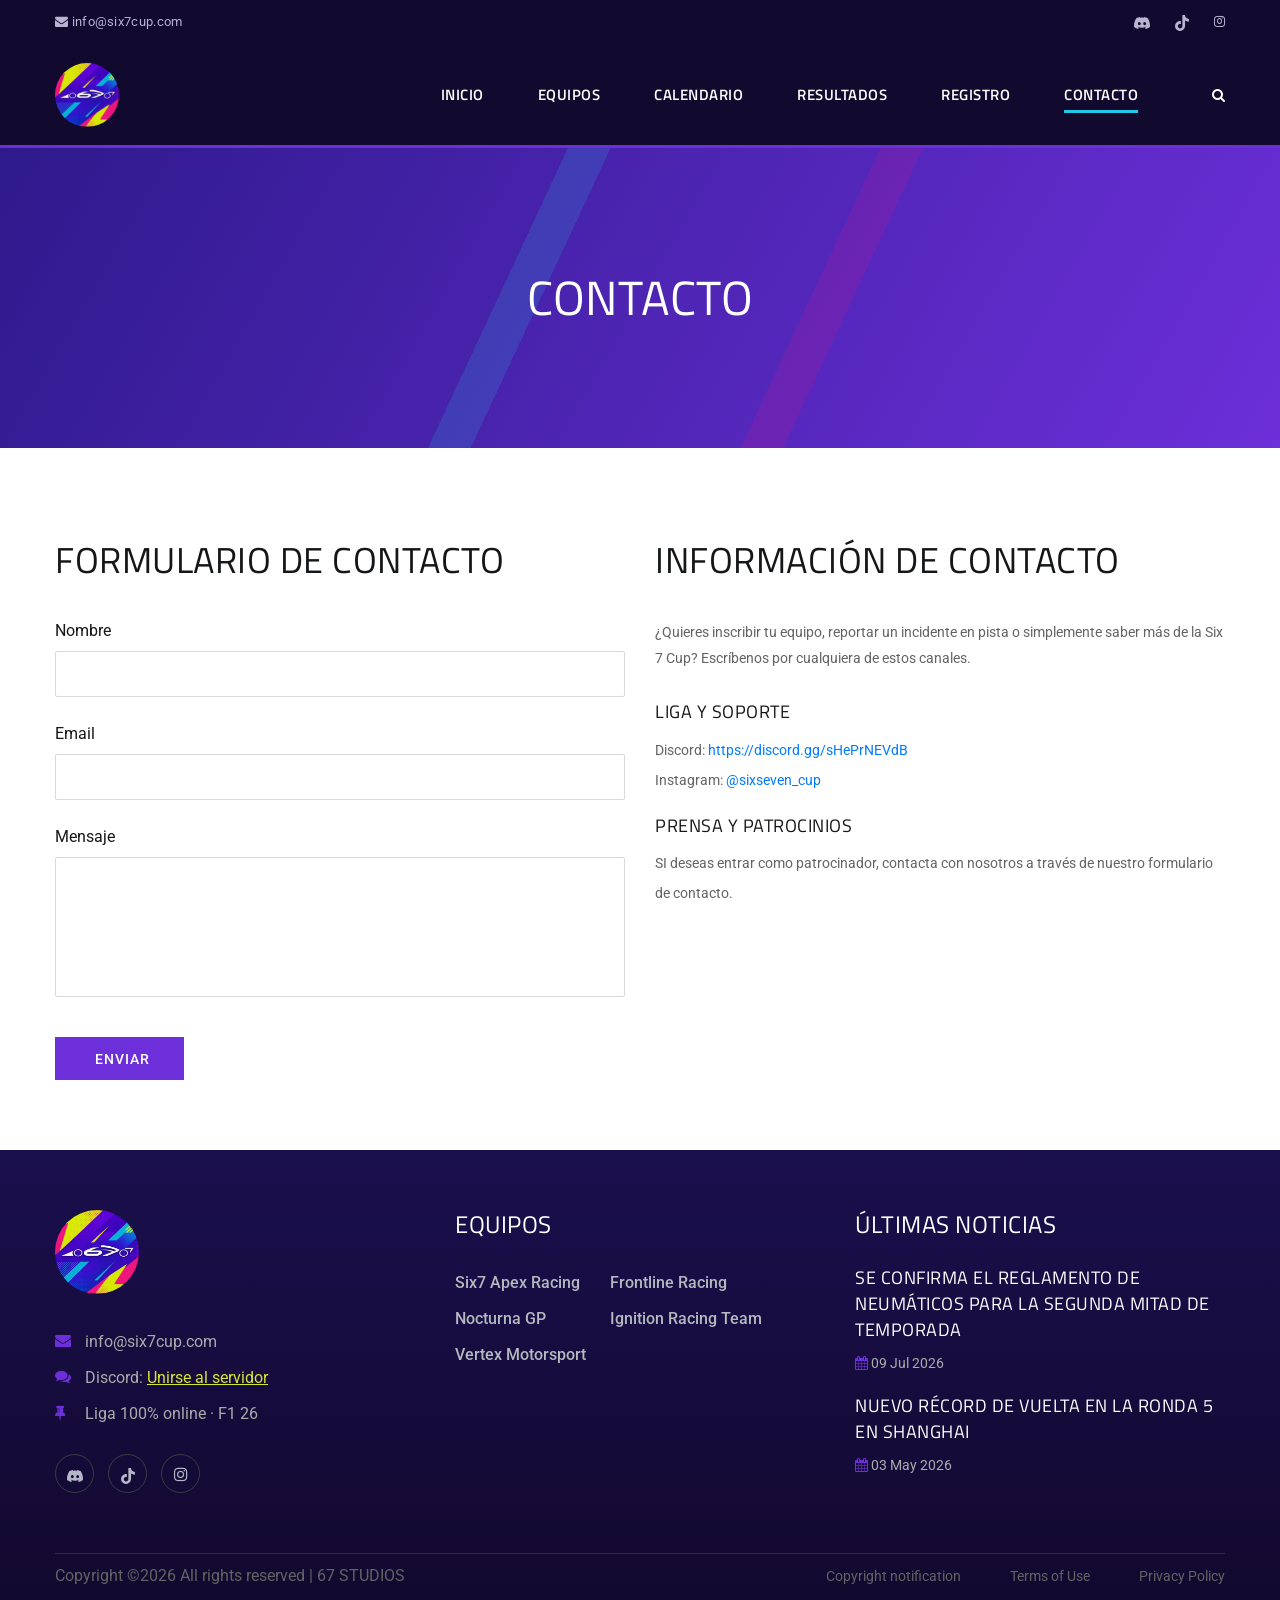
<file: contact.html>
<!DOCTYPE html>
<html lang="zxx">

<head>
    <meta charset="UTF-8">
    <meta name="description" content="Six 7 Cup - F1 26 Sim Racing League">
    <meta name="keywords" content="Six 7 Cup, F1 26, sim racing, liga, esports, iRacing, F1">
    <meta name="viewport" content="width=device-width, initial-scale=1.0">
    <meta http-equiv="X-UA-Compatible" content="ie=edge">
    <title>Six 7 Cup | F1 26 Sim Racing League</title>

    <!-- Google Font -->
    <link href="https://fonts.googleapis.com/css2?family=Titillium+Web:wght@400;600;700;900&family=Roboto:wght@300;400;500;700&display=swap" rel="stylesheet">

    <!-- Css Styles -->
    <link rel="stylesheet" href="css/bootstrap.min.css" type="text/css">
    <link rel="stylesheet" href="css/font-awesome.min.css" type="text/css">
    <link rel="stylesheet" href="css/owl.carousel.min.css" type="text/css">
    <link rel="stylesheet" href="css/magnific-popup.css" type="text/css">
    <link rel="stylesheet" href="css/slicknav.min.css" type="text/css">
    <link rel="stylesheet" href="css/style.css" type="text/css">
</head>

<body>
    <!-- Page Preloder -->
    <div id="preloder">
        <div class="loader"></div>
    </div>

    <!-- Offcanvas Menu Section Begin -->
    <div class="offcanvas-menu-overlay"></div>
    <div class="offcanvas-menu-wrapper">
        <div class="canvas-close">
            <i class="fa fa-close"></i>
        </div>
        <div class="search-btn search-switch">
            <i class="fa fa-search"></i>
        </div>
        <div class="header__top--canvas">
            <div class="ht-info">
                <ul>
                    <li><a href="./contact.html">Contacto</a></li>
                </ul>
            </div>
            <div class="ht-links">
                <a href="https://discord.gg/sHePrNEVdB" target="_blank" aria-label="Discord"><svg viewBox="0 0 24 24"><path d="M20.317 4.3698a19.7913 19.7913 0 00-4.8851-1.5152.0741.0741 0 00-.0785.0371c-.211.3753-.4447.8648-.6083 1.2495-1.8447-.2762-3.68-.2762-5.4868 0-.1636-.3933-.4058-.8742-.6177-1.2495a.077.077 0 00-.0785-.037 19.7362 19.7362 0 00-4.8852 1.515.0699.0699 0 00-.0321.0277C.5334 9.0458-.319 13.5799.0992 18.0578a.0824.0824 0 00.0312.0561c2.0528 1.5076 4.0413 2.4228 5.9929 3.0294a.0777.0777 0 00.0842-.0276c.4616-.6304.8731-1.2952 1.226-1.9942a.076.076 0 00-.0416-.1057c-.6528-.2476-1.2743-.5495-1.8722-.8923a.077.077 0 01-.0076-.1277c.1258-.0943.2517-.1923.3718-.2914a.0743.0743 0 01.0776-.0105c3.9278 1.7933 8.18 1.7933 12.0614 0a.0739.0739 0 01.0785.0095c.1202.099.246.1981.3728.2924a.077.077 0 01-.0066.1276 12.2986 12.2986 0 01-1.873.8914.0766.0766 0 00-.0407.1067c.3604.698.7719 1.3628 1.225 1.9932a.076.076 0 00.0842.0286c1.961-.6066 3.9495-1.5218 6.0023-3.0294a.077.077 0 00.0313-.0552c.5004-5.177-.8382-9.6739-3.5485-13.6604a.061.061 0 00-.0312-.0286zM8.02 15.3312c-1.1825 0-2.1569-1.0857-2.1569-2.419 0-1.3332.9555-2.419 2.157-2.419 1.2108 0 2.1757 1.0952 2.1568 2.419.0002 1.3332-.9555 2.419-2.1569 2.419zm7.9748 0c-1.1825 0-2.1569-1.0857-2.1569-2.419 0-1.3332.9554-2.419 2.1569-2.419 1.2108 0 2.1757 1.0952 2.1568 2.419 0 1.3332-.946 2.419-2.1568 2.419Z"/></svg></a>
                <a href="https://www.tiktok.com/@six.seven.cup" target="_blank" aria-label="TikTok"><svg viewBox="0 0 24 24"><path d="M12.525.02c1.31-.02 2.61-.01 3.91-.02.08 1.53.63 3.09 1.75 4.17 1.12 1.11 2.7 1.62 4.24 1.79v4.03c-1.44-.05-2.89-.35-4.2-.97-.57-.26-1.1-.59-1.62-.93-.01 2.92.01 5.84-.02 8.75-.08 1.4-.54 2.79-1.35 3.94-1.31 1.92-3.58 3.17-5.91 3.21-1.43.08-2.86-.31-4.08-1.03-2.02-1.19-3.44-3.37-3.65-5.71-.02-.5-.03-1-.01-1.49.18-1.9 1.12-3.72 2.58-4.96 1.66-1.44 3.98-2.13 6.15-1.72.02 1.48-.04 2.96-.04 4.44-.99-.32-2.15-.23-3.02.37-.63.41-1.11 1.04-1.36 1.75-.21.51-.15 1.07-.14 1.61.24 1.64 1.82 3.02 3.5 2.87 1.12-.01 2.19-.66 2.77-1.61.19-.33.4-.67.41-1.06.1-1.79.06-3.57.07-5.36.01-4.03-.01-8.05.02-12.07Z"/></svg></a>
                <a href="https://www.instagram.com/sixseven_cup/" target="_blank" aria-label="Instagram"><i class="fa fa-instagram"></i></a>
            </div>
        </div>
        <ul class="main-menu mobile-menu">
            <li><a href="./index.html">Inicio</a></li>
            <li><a href="./club.html">Equipos</a></li>
            <li><a href="./schedule.html">Calendario</a></li>
            <li><a href="./result.html">Resultados</a></li>
            <li><a href="./blog.html">Registro</a></li>
            <li class="active"><a href="./contact.html">Contacto</a></li>
        </ul>
        <div id="mobile-menu-wrap"></div>
    </div>
    <!-- Offcanvas Menu Section End -->

    <!-- Header Section Begin -->
        <header class="header-section">
        <div class="header__top">
            <div class="container">
                <div class="row">
                    <div class="col-lg-6">
                        <div class="ht-info">
                            <ul>
                                <li><i class="fa fa-envelope"></i> info@six7cup.com</li>
                            </ul>
                        </div>
                    </div>
                    <div class="col-lg-6">
                        <div class="ht-links">
                            <a href="https://discord.gg/sHePrNEVdB" target="_blank" aria-label="Discord"><svg viewBox="0 0 24 24"><path d="M20.317 4.3698a19.7913 19.7913 0 00-4.8851-1.5152.0741.0741 0 00-.0785.0371c-.211.3753-.4447.8648-.6083 1.2495-1.8447-.2762-3.68-.2762-5.4868 0-.1636-.3933-.4058-.8742-.6177-1.2495a.077.077 0 00-.0785-.037 19.7362 19.7362 0 00-4.8852 1.515.0699.0699 0 00-.0321.0277C.5334 9.0458-.319 13.5799.0992 18.0578a.0824.0824 0 00.0312.0561c2.0528 1.5076 4.0413 2.4228 5.9929 3.0294a.0777.0777 0 00.0842-.0276c.4616-.6304.8731-1.2952 1.226-1.9942a.076.076 0 00-.0416-.1057c-.6528-.2476-1.2743-.5495-1.8722-.8923a.077.077 0 01-.0076-.1277c.1258-.0943.2517-.1923.3718-.2914a.0743.0743 0 01.0776-.0105c3.9278 1.7933 8.18 1.7933 12.0614 0a.0739.0739 0 01.0785.0095c.1202.099.246.1981.3728.2924a.077.077 0 01-.0066.1276 12.2986 12.2986 0 01-1.873.8914.0766.0766 0 00-.0407.1067c.3604.698.7719 1.3628 1.225 1.9932a.076.076 0 00.0842.0286c1.961-.6066 3.9495-1.5218 6.0023-3.0294a.077.077 0 00.0313-.0552c.5004-5.177-.8382-9.6739-3.5485-13.6604a.061.061 0 00-.0312-.0286zM8.02 15.3312c-1.1825 0-2.1569-1.0857-2.1569-2.419 0-1.3332.9555-2.419 2.157-2.419 1.2108 0 2.1757 1.0952 2.1568 2.419.0002 1.3332-.9555 2.419-2.1569 2.419zm7.9748 0c-1.1825 0-2.1569-1.0857-2.1569-2.419 0-1.3332.9554-2.419 2.1569-2.419 1.2108 0 2.1757 1.0952 2.1568 2.419 0 1.3332-.946 2.419-2.1568 2.419Z"/></svg></a>
                            <a href="https://www.tiktok.com/@six.seven.cup" target="_blank" aria-label="TikTok"><svg viewBox="0 0 24 24"><path d="M12.525.02c1.31-.02 2.61-.01 3.91-.02.08 1.53.63 3.09 1.75 4.17 1.12 1.11 2.7 1.62 4.24 1.79v4.03c-1.44-.05-2.89-.35-4.2-.97-.57-.26-1.1-.59-1.62-.93-.01 2.92.01 5.84-.02 8.75-.08 1.4-.54 2.79-1.35 3.94-1.31 1.92-3.58 3.17-5.91 3.21-1.43.08-2.86-.31-4.08-1.03-2.02-1.19-3.44-3.37-3.65-5.71-.02-.5-.03-1-.01-1.49.18-1.9 1.12-3.72 2.58-4.96 1.66-1.44 3.98-2.13 6.15-1.72.02 1.48-.04 2.96-.04 4.44-.99-.32-2.15-.23-3.02.37-.63.41-1.11 1.04-1.36 1.75-.21.51-.15 1.07-.14 1.61.24 1.64 1.82 3.02 3.5 2.87 1.12-.01 2.19-.66 2.77-1.61.19-.33.4-.67.41-1.06.1-1.79.06-3.57.07-5.36.01-4.03-.01-8.05.02-12.07Z"/></svg></a>
                            <a href="https://www.instagram.com/sixseven_cup/" target="_blank" aria-label="Instagram"><i class="fa fa-instagram"></i></a>
                        </div>
                    </div>
                </div>
            </div>
        </div>
        <div class="header__nav">
            <div class="container">
                <div class="row">
                    <div class="col-lg-2">
                        <div class="logo">
                            <a href="./index.html"><img src="img/logo.png" alt=""></a>
                        </div>
                    </div>
                    <div class="col-lg-10">
                        <div class="nav-menu">
                            <ul class="main-menu">
                                <li><a href="./index.html">Inicio</a></li>
                                <li><a href="./club.html">Equipos</a></li>
                                <li><a href="./schedule.html">Calendario</a></li>
                                <li><a href="./result.html">Resultados</a></li>
                                <li><a href="./blog.html">Registro</a></li>
                                <li class="active"><a href="./contact.html">Contacto</a></li>
                            </ul>
                            <div class="nm-right search-switch">
                                <i class="fa fa-search"></i>
                            </div>
                        </div>
                    </div>
                </div>
                <div class="canvas-open">
                    <i class="fa fa-bars"></i>
                </div>
            </div>
        </div>
    </header>
    <!-- Header End -->

    <!-- Breadcrumb Section Begin -->
    <section class="breadcrumb-section">
        <div class="container">
            <div class="row">
                <div class="col-lg-12">
                    <div class="bs-text">
                        <h2>Contacto</h2>
                    </div>
                </div>
            </div>
        </div>
    </section>
    <!-- Breadcrumb Section End -->

    <!-- Contact Section Begin -->
    <section class="contact-section spad">
        <div class="container">
            <div class="row">
                <div class="col-lg-6">
                    <div class="contact-form">
                        <h2>Formulario de contacto</h2>
                        <form action="#" id="contactForm" novalidate>
                            <div class="group-in">
                                <label for="name">Nombre</label>
                                <input type="text" id="name" name="name" required>
                            </div>
                            <div class="group-in">
                                <label for="email">Email</label>
                                <input type="email" id="email" name="email" required>
                            </div>
                            <div class="group-in">
                                <label for="message">Mensaje</label>
                                <textarea id="message" name="message" required></textarea>
                            </div>
                            <button type="submit">Enviar</button>
                            <div class="form-feedback" id="formFeedback"></div>
                        </form>
                    </div>
                </div>
                <div class="col-lg-6">
                    <div class="contact-info">
                        <h2>Información de contacto</h2>
                        <p>¿Quieres inscribir tu equipo, reportar un incidente en pista o simplemente
                            saber más de la Six 7 Cup? Escríbenos por cualquiera de estos canales.</p>
                        <div class="ci-address">
                            <h5>Liga y soporte</h5>
                            <ul>
                                <li>Discord: <a href="https://discord.gg/sHePrNEVdB" target="_blank">https://discord.gg/sHePrNEVdB</a></li>
                                <li>Instagram: <a href="https://www.instagram.com/sixseven_cup/" target="_blank">@sixseven_cup</a></li>
                            </ul>
                        </div>
                        <div class="ci-address">
                            <h5>Prensa y patrocinios</h5>
                            <ul>
                                <li>SI deseas entrar como patrocinador, contacta con nosotros a través de nuestro formulario de contacto.</li>
                            </ul>
                        </div>
                    </div>
                </div>
            </div>
        </div>
    </section>
    <!-- Contact Section End -->

   <!-- Footer Section Begin -->
        <footer class="footer-section">
        <div class="container">
            <div class="row">
                <div class="col-lg-3 col-md-6">
                    <div class="fs-logo">
                        <div class="logo">
                            <a href="./index.html"><img src="img/logo.png" alt=""></a>
                        </div>
                        <ul>
                            <li><i class="fa fa-envelope"></i> info@six7cup.com</li>
                            <li><i class="fa fa-comments"></i> Discord: <a href="https://discord.gg/sHePrNEVdB" target="_blank" class="discord-btn">Unirse al servidor</a></li>
                            <li><i class="fa fa-thumb-tack"></i> Liga 100% online &middot; F1 26</li>
                        </ul>
                        <div class="fs-social">
                            <a href="https://discord.gg/sHePrNEVdB" target="_blank" aria-label="Discord"><svg viewBox="0 0 24 24"><path d="M20.317 4.3698a19.7913 19.7913 0 00-4.8851-1.5152.0741.0741 0 00-.0785.0371c-.211.3753-.4447.8648-.6083 1.2495-1.8447-.2762-3.68-.2762-5.4868 0-.1636-.3933-.4058-.8742-.6177-1.2495a.077.077 0 00-.0785-.037 19.7362 19.7362 0 00-4.8852 1.515.0699.0699 0 00-.0321.0277C.5334 9.0458-.319 13.5799.0992 18.0578a.0824.0824 0 00.0312.0561c2.0528 1.5076 4.0413 2.4228 5.9929 3.0294a.0777.0777 0 00.0842-.0276c.4616-.6304.8731-1.2952 1.226-1.9942a.076.076 0 00-.0416-.1057c-.6528-.2476-1.2743-.5495-1.8722-.8923a.077.077 0 01-.0076-.1277c.1258-.0943.2517-.1923.3718-.2914a.0743.0743 0 01.0776-.0105c3.9278 1.7933 8.18 1.7933 12.0614 0a.0739.0739 0 01.0785.0095c.1202.099.246.1981.3728.2924a.077.077 0 01-.0066.1276 12.2986 12.2986 0 01-1.873.8914.0766.0766 0 00-.0407.1067c.3604.698.7719 1.3628 1.225 1.9932a.076.076 0 00.0842.0286c1.961-.6066 3.9495-1.5218 6.0023-3.0294a.077.077 0 00.0313-.0552c.5004-5.177-.8382-9.6739-3.5485-13.6604a.061.061 0 00-.0312-.0286zM8.02 15.3312c-1.1825 0-2.1569-1.0857-2.1569-2.419 0-1.3332.9555-2.419 2.157-2.419 1.2108 0 2.1757 1.0952 2.1568 2.419.0002 1.3332-.9555 2.419-2.1569 2.419zm7.9748 0c-1.1825 0-2.1569-1.0857-2.1569-2.419 0-1.3332.9554-2.419 2.1569-2.419 1.2108 0 2.1757 1.0952 2.1568 2.419 0 1.3332-.946 2.419-2.1568 2.419Z"/></svg></a>
                            <a href="https://www.tiktok.com/@six.seven.cup" target="_blank" aria-label="TikTok"><svg viewBox="0 0 24 24"><path d="M12.525.02c1.31-.02 2.61-.01 3.91-.02.08 1.53.63 3.09 1.75 4.17 1.12 1.11 2.7 1.62 4.24 1.79v4.03c-1.44-.05-2.89-.35-4.2-.97-.57-.26-1.1-.59-1.62-.93-.01 2.92.01 5.84-.02 8.75-.08 1.4-.54 2.79-1.35 3.94-1.31 1.92-3.58 3.17-5.91 3.21-1.43.08-2.86-.31-4.08-1.03-2.02-1.19-3.44-3.37-3.65-5.71-.02-.5-.03-1-.01-1.49.18-1.9 1.12-3.72 2.58-4.96 1.66-1.44 3.98-2.13 6.15-1.72.02 1.48-.04 2.96-.04 4.44-.99-.32-2.15-.23-3.02.37-.63.41-1.11 1.04-1.36 1.75-.21.51-.15 1.07-.14 1.61.24 1.64 1.82 3.02 3.5 2.87 1.12-.01 2.19-.66 2.77-1.61.19-.33.4-.67.41-1.06.1-1.79.06-3.57.07-5.36.01-4.03-.01-8.05.02-12.07Z"/></svg></a>
                            <a href="https://www.instagram.com/sixseven_cup/" target="_blank" aria-label="Instagram"><i class="fa fa-instagram"></i></a>
                        </div>
                    </div>
                </div>
                <div class="col-lg-4 col-md-6 offset-lg-1">
                    <div class="fs-widget">
                        <h4>Equipos</h4>
                        <ul class="fw-links">
                            <li><a href="./club.html">Six7 Apex Racing</a></li>
                            <li><a href="./club.html">Nocturna GP</a></li>
                            <li><a href="./club.html">Vertex Motorsport</a></li>
                        </ul>
                        <ul class="fw-links">
                            <li><a href="./club.html">Frontline Racing</a></li>
                            <li><a href="./club.html">Ignition Racing Team</a></li>
                        </ul>
                    </div>
                </div>
                <div class="col-lg-4">
                    <div class="fs-widget">
                        <h4>Últimas noticias</h4>
                        <div id="footerNewsContainer"></div>
                    </div>
                </div>
            </div>
        </div>
        <div class="container">
            <div class="copyright-option">
                <div class="row">
                    <div class="col-lg-12">
                        <div class="co-text"><p><!-- Link back to Colorlib can't be removed. Template is licensed under CC BY 3.0. -->
  Copyright &copy;<script>document.write(new Date().getFullYear());</script> All rights reserved | 67 STUDIOS
  <!-- Link back to Colorlib can't be removed. Template is licensed under CC BY 3.0. --></p></div>
                        <div class="co-widget">
                            <ul>
                                <li><a href="#">Copyright notification</a></li>
                                <li><a href="#">Terms of Use</a></li>
                                <li><a href="#">Privacy Policy</a></li>
                            </ul>
                        </div>
                    </div>
                </div>
            </div>
        </div>
    </footer>
    <!-- Footer Section End -->

    <!-- Search model Begin -->
    <div class="search-model">
        <div class="h-100 d-flex align-items-center justify-content-center">
            <div class="search-close-switch"><i class="fa fa-close"></i></div>
            <form class="search-model-form">
                <input type="text" id="search-input" placeholder="Search here.....">
            </form>
        </div>
    </div>
    <!-- Search model end -->

    <!-- Js Plugins -->
    <script src="js/jquery-3.3.1.min.js"></script>
    <script src="js/bootstrap.min.js"></script>
    <script src="js/jquery.magnific-popup.min.js"></script>
    <script src="js/jquery.slicknav.js"></script>
    <script src="js/owl.carousel.min.js"></script>
    <script src="js/data-render.js"></script>
    <script src="js/main.js"></script>
    <script>
        (function () {
            var form = document.getElementById('contactForm');
            if (!form) return;
            var feedback = document.getElementById('formFeedback');
            var nameField = document.getElementById('name');
            var emailField = document.getElementById('email');
            var messageField = document.getElementById('message');

            function clearErrors() {
                [nameField, emailField, messageField].forEach(function (f) {
                    f.classList.remove('field-error');
                });
            }

            function isValidEmail(value) {
                return /^[^\s@]+@[^\s@]+\.[^\s@]+$/.test(value);
            }

            form.addEventListener('submit', function (e) {
                e.preventDefault();
                clearErrors();
                feedback.className = 'form-feedback';
                feedback.textContent = '';

                var name = nameField.value.trim();
                var email = emailField.value.trim();
                var message = messageField.value.trim();
                var errors = [];

                if (!name) { nameField.classList.add('field-error'); errors.push('nombre'); }
                if (!email || !isValidEmail(email)) { emailField.classList.add('field-error'); errors.push('email'); }
                if (!message) { messageField.classList.add('field-error'); errors.push('mensaje'); }

                if (errors.length) {
                    feedback.className = 'form-feedback error';
                    feedback.textContent = 'Revisa los siguientes campos: ' + errors.join(', ') + '.';
                    return;
                }

                var subject = encodeURIComponent('Contacto Six 7 Cup - ' + name);
                var body = encodeURIComponent(
                    'Nombre: ' + name + '\n' +
                    'Email: ' + email + '\n\n' +
                    message
                );
                window.location.href = 'mailto:info@six7cup.com?subject=' + subject + '&body=' + body;

                feedback.className = 'form-feedback success';
                feedback.textContent = 'Se abrió tu cliente de correo con el mensaje listo para enviar a info@six7cup.com. Si no se abrió automáticamente, escríbenos directo a ese correo.';
                form.reset();
            });
        })();
    </script>
</body>

</html>
</file>
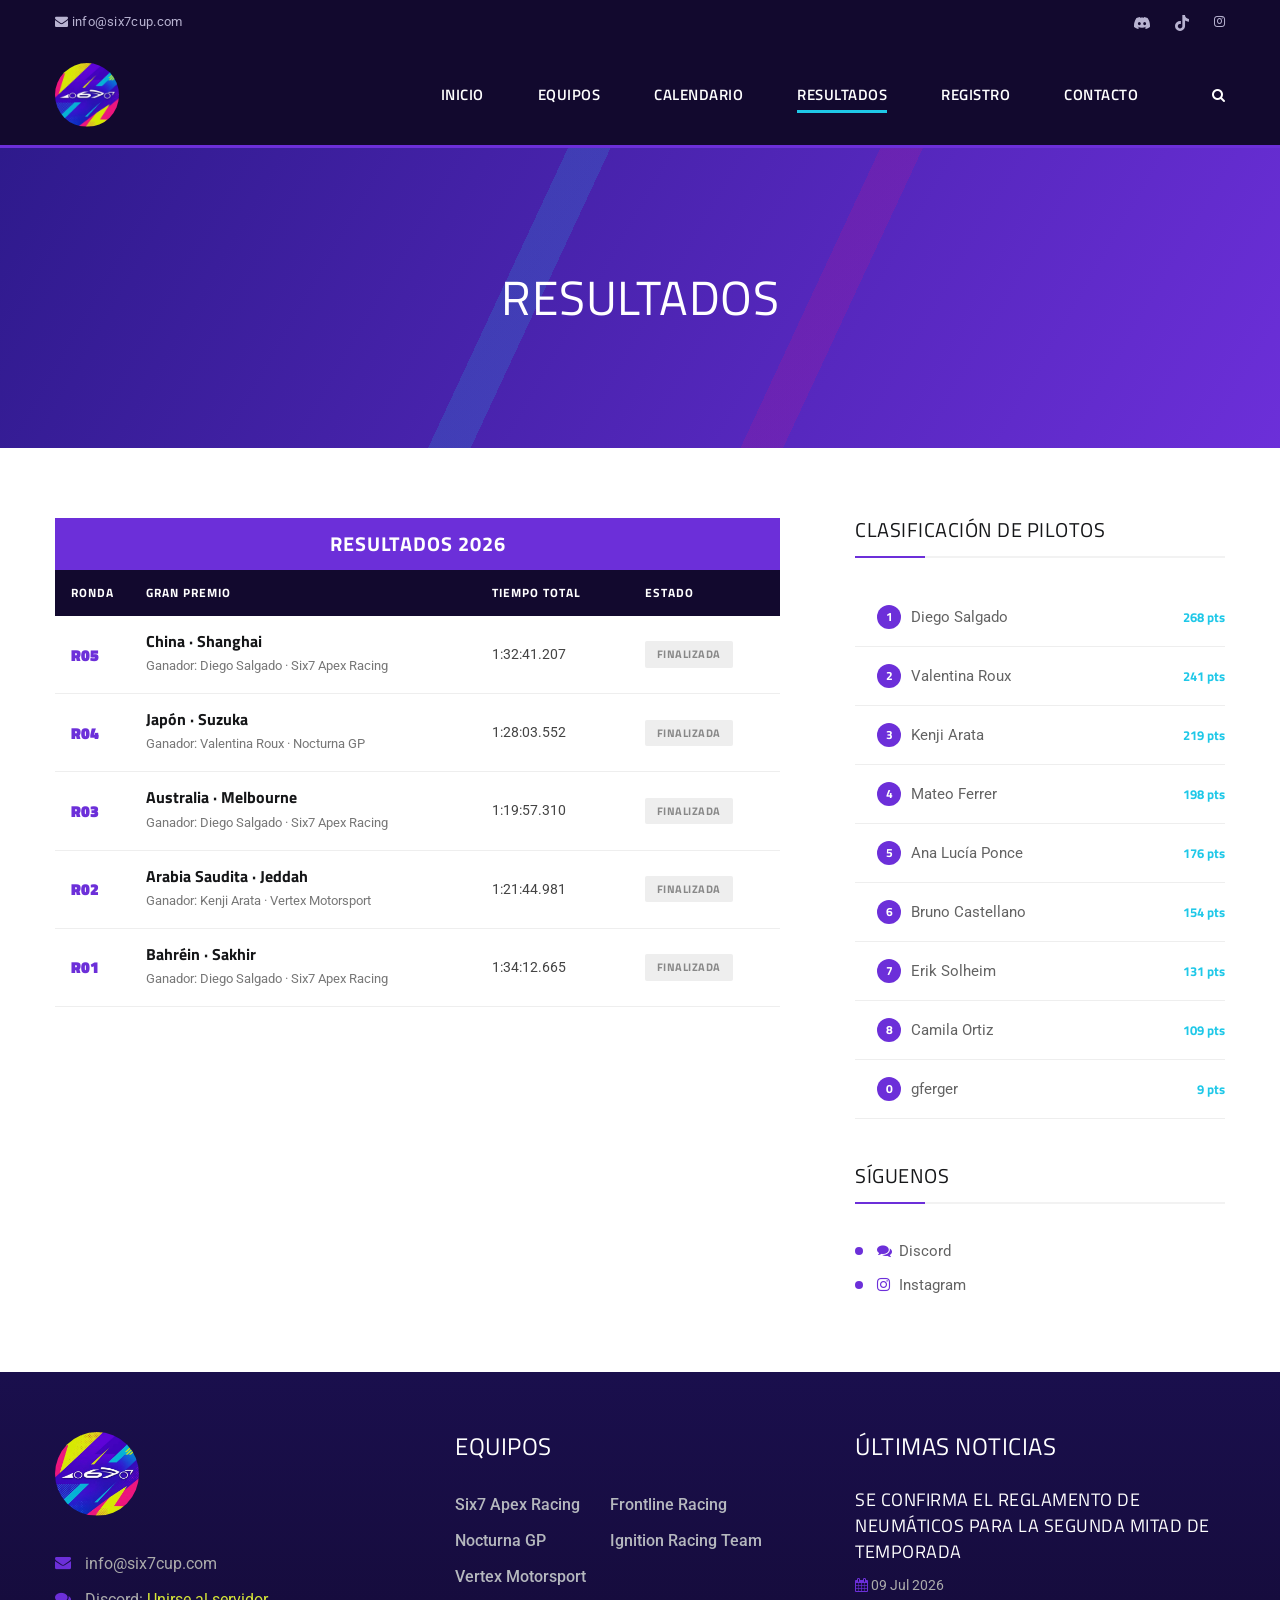
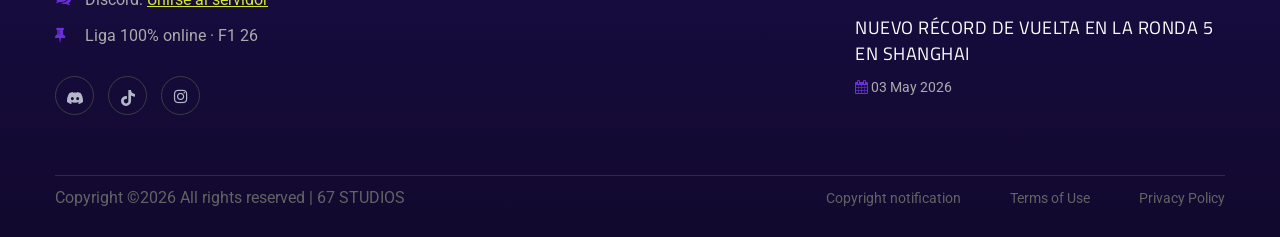
<file: result.html>
<!DOCTYPE html>
<html lang="zxx">

<head>
    <meta charset="UTF-8">
    <meta name="description" content="Six 7 Cup - F1 26 Sim Racing League">
    <meta name="keywords" content="Six 7 Cup, F1 26, sim racing, liga, esports, iRacing, F1">
    <meta name="viewport" content="width=device-width, initial-scale=1.0">
    <meta http-equiv="X-UA-Compatible" content="ie=edge">
    <title>Six 7 Cup | F1 26 Sim Racing League</title>

    <!-- Google Font -->
    <link href="https://fonts.googleapis.com/css2?family=Titillium+Web:wght@400;600;700;900&family=Roboto:wght@300;400;500;700&display=swap" rel="stylesheet">

    <!-- Css Styles -->
    <link rel="stylesheet" href="css/bootstrap.min.css" type="text/css">
    <link rel="stylesheet" href="css/font-awesome.min.css" type="text/css">
    <link rel="stylesheet" href="css/owl.carousel.min.css" type="text/css">
    <link rel="stylesheet" href="css/magnific-popup.css" type="text/css">
    <link rel="stylesheet" href="css/slicknav.min.css" type="text/css">
    <link rel="stylesheet" href="css/style.css" type="text/css">
</head>

<body>
    <!-- Page Preloder -->
    <div id="preloder">
        <div class="loader"></div>
    </div>

    <!-- Offcanvas Menu Section Begin -->
    <div class="offcanvas-menu-overlay"></div>
    <div class="offcanvas-menu-wrapper">
        <div class="canvas-close">
            <i class="fa fa-close"></i>
        </div>
        <div class="search-btn search-switch">
            <i class="fa fa-search"></i>
        </div>
        <div class="header__top--canvas">
            <div class="ht-info">
                <ul>
                    <li><a href="./contact.html">Contacto</a></li>
                </ul>
            </div>
            <div class="ht-links">
                <a href="https://discord.gg/sHePrNEVdB" target="_blank" aria-label="Discord"><svg viewBox="0 0 24 24"><path d="M20.317 4.3698a19.7913 19.7913 0 00-4.8851-1.5152.0741.0741 0 00-.0785.0371c-.211.3753-.4447.8648-.6083 1.2495-1.8447-.2762-3.68-.2762-5.4868 0-.1636-.3933-.4058-.8742-.6177-1.2495a.077.077 0 00-.0785-.037 19.7362 19.7362 0 00-4.8852 1.515.0699.0699 0 00-.0321.0277C.5334 9.0458-.319 13.5799.0992 18.0578a.0824.0824 0 00.0312.0561c2.0528 1.5076 4.0413 2.4228 5.9929 3.0294a.0777.0777 0 00.0842-.0276c.4616-.6304.8731-1.2952 1.226-1.9942a.076.076 0 00-.0416-.1057c-.6528-.2476-1.2743-.5495-1.8722-.8923a.077.077 0 01-.0076-.1277c.1258-.0943.2517-.1923.3718-.2914a.0743.0743 0 01.0776-.0105c3.9278 1.7933 8.18 1.7933 12.0614 0a.0739.0739 0 01.0785.0095c.1202.099.246.1981.3728.2924a.077.077 0 01-.0066.1276 12.2986 12.2986 0 01-1.873.8914.0766.0766 0 00-.0407.1067c.3604.698.7719 1.3628 1.225 1.9932a.076.076 0 00.0842.0286c1.961-.6066 3.9495-1.5218 6.0023-3.0294a.077.077 0 00.0313-.0552c.5004-5.177-.8382-9.6739-3.5485-13.6604a.061.061 0 00-.0312-.0286zM8.02 15.3312c-1.1825 0-2.1569-1.0857-2.1569-2.419 0-1.3332.9555-2.419 2.157-2.419 1.2108 0 2.1757 1.0952 2.1568 2.419.0002 1.3332-.9555 2.419-2.1569 2.419zm7.9748 0c-1.1825 0-2.1569-1.0857-2.1569-2.419 0-1.3332.9554-2.419 2.1569-2.419 1.2108 0 2.1757 1.0952 2.1568 2.419 0 1.3332-.946 2.419-2.1568 2.419Z"/></svg></a>
                <a href="https://www.tiktok.com/@six.seven.cup" target="_blank" aria-label="TikTok"><svg viewBox="0 0 24 24"><path d="M12.525.02c1.31-.02 2.61-.01 3.91-.02.08 1.53.63 3.09 1.75 4.17 1.12 1.11 2.7 1.62 4.24 1.79v4.03c-1.44-.05-2.89-.35-4.2-.97-.57-.26-1.1-.59-1.62-.93-.01 2.92.01 5.84-.02 8.75-.08 1.4-.54 2.79-1.35 3.94-1.31 1.92-3.58 3.17-5.91 3.21-1.43.08-2.86-.31-4.08-1.03-2.02-1.19-3.44-3.37-3.65-5.71-.02-.5-.03-1-.01-1.49.18-1.9 1.12-3.72 2.58-4.96 1.66-1.44 3.98-2.13 6.15-1.72.02 1.48-.04 2.96-.04 4.44-.99-.32-2.15-.23-3.02.37-.63.41-1.11 1.04-1.36 1.75-.21.51-.15 1.07-.14 1.61.24 1.64 1.82 3.02 3.5 2.87 1.12-.01 2.19-.66 2.77-1.61.19-.33.4-.67.41-1.06.1-1.79.06-3.57.07-5.36.01-4.03-.01-8.05.02-12.07Z"/></svg></a>
                <a href="https://www.instagram.com/sixseven_cup/" target="_blank" aria-label="Instagram"><i class="fa fa-instagram"></i></a>
            </div>
        </div>
        <ul class="main-menu mobile-menu">
            <li><a href="./index.html">Inicio</a></li>
            <li><a href="./club.html">Equipos</a></li>
            <li><a href="./schedule.html">Calendario</a></li>
            <li class="active"><a href="./result.html">Resultados</a></li>
            <li><a href="./blog.html">Registro</a></li>
            <li><a href="./contact.html">Contacto</a></li>
        </ul>
        <div id="mobile-menu-wrap"></div>
    </div>
    <!-- Offcanvas Menu Section End -->

    <!-- Header Section Begin -->
        <header class="header-section">
        <div class="header__top">
            <div class="container">
                <div class="row">
                    <div class="col-lg-6">
                        <div class="ht-info">
                            <ul>
                                <li><i class="fa fa-envelope"></i> info@six7cup.com</li>
                            </ul>
                        </div>
                    </div>
                    <div class="col-lg-6">
                        <div class="ht-links">
                            <a href="https://discord.gg/sHePrNEVdB" target="_blank" aria-label="Discord"><svg viewBox="0 0 24 24"><path d="M20.317 4.3698a19.7913 19.7913 0 00-4.8851-1.5152.0741.0741 0 00-.0785.0371c-.211.3753-.4447.8648-.6083 1.2495-1.8447-.2762-3.68-.2762-5.4868 0-.1636-.3933-.4058-.8742-.6177-1.2495a.077.077 0 00-.0785-.037 19.7362 19.7362 0 00-4.8852 1.515.0699.0699 0 00-.0321.0277C.5334 9.0458-.319 13.5799.0992 18.0578a.0824.0824 0 00.0312.0561c2.0528 1.5076 4.0413 2.4228 5.9929 3.0294a.0777.0777 0 00.0842-.0276c.4616-.6304.8731-1.2952 1.226-1.9942a.076.076 0 00-.0416-.1057c-.6528-.2476-1.2743-.5495-1.8722-.8923a.077.077 0 01-.0076-.1277c.1258-.0943.2517-.1923.3718-.2914a.0743.0743 0 01.0776-.0105c3.9278 1.7933 8.18 1.7933 12.0614 0a.0739.0739 0 01.0785.0095c.1202.099.246.1981.3728.2924a.077.077 0 01-.0066.1276 12.2986 12.2986 0 01-1.873.8914.0766.0766 0 00-.0407.1067c.3604.698.7719 1.3628 1.225 1.9932a.076.076 0 00.0842.0286c1.961-.6066 3.9495-1.5218 6.0023-3.0294a.077.077 0 00.0313-.0552c.5004-5.177-.8382-9.6739-3.5485-13.6604a.061.061 0 00-.0312-.0286zM8.02 15.3312c-1.1825 0-2.1569-1.0857-2.1569-2.419 0-1.3332.9555-2.419 2.157-2.419 1.2108 0 2.1757 1.0952 2.1568 2.419.0002 1.3332-.9555 2.419-2.1569 2.419zm7.9748 0c-1.1825 0-2.1569-1.0857-2.1569-2.419 0-1.3332.9554-2.419 2.1569-2.419 1.2108 0 2.1757 1.0952 2.1568 2.419 0 1.3332-.946 2.419-2.1568 2.419Z"/></svg></a>
                            <a href="https://www.tiktok.com/@six.seven.cup" target="_blank" aria-label="TikTok"><svg viewBox="0 0 24 24"><path d="M12.525.02c1.31-.02 2.61-.01 3.91-.02.08 1.53.63 3.09 1.75 4.17 1.12 1.11 2.7 1.62 4.24 1.79v4.03c-1.44-.05-2.89-.35-4.2-.97-.57-.26-1.1-.59-1.62-.93-.01 2.92.01 5.84-.02 8.75-.08 1.4-.54 2.79-1.35 3.94-1.31 1.92-3.58 3.17-5.91 3.21-1.43.08-2.86-.31-4.08-1.03-2.02-1.19-3.44-3.37-3.65-5.71-.02-.5-.03-1-.01-1.49.18-1.9 1.12-3.72 2.58-4.96 1.66-1.44 3.98-2.13 6.15-1.72.02 1.48-.04 2.96-.04 4.44-.99-.32-2.15-.23-3.02.37-.63.41-1.11 1.04-1.36 1.75-.21.51-.15 1.07-.14 1.61.24 1.64 1.82 3.02 3.5 2.87 1.12-.01 2.19-.66 2.77-1.61.19-.33.4-.67.41-1.06.1-1.79.06-3.57.07-5.36.01-4.03-.01-8.05.02-12.07Z"/></svg></a>
                            <a href="https://www.instagram.com/sixseven_cup/" target="_blank" aria-label="Instagram"><i class="fa fa-instagram"></i></a>
                        </div>
                    </div>
                </div>
            </div>
        </div>
        <div class="header__nav">
            <div class="container">
                <div class="row">
                    <div class="col-lg-2">
                        <div class="logo">
                            <a href="./index.html"><img src="img/logo.png" alt=""></a>
                        </div>
                    </div>
                    <div class="col-lg-10">
                        <div class="nav-menu">
                            <ul class="main-menu">
                                <li><a href="./index.html">Inicio</a></li>
                                <li><a href="./club.html">Equipos</a></li>
                                <li><a href="./schedule.html">Calendario</a></li>
                                <li class="active"><a href="./result.html">Resultados</a></li>
                                <li><a href="./blog.html">Registro</a></li>
                                <li><a href="./contact.html">Contacto</a></li>
                            </ul>
                            <div class="nm-right search-switch">
                                <i class="fa fa-search"></i>
                            </div>
                        </div>
                    </div>
                </div>
                <div class="canvas-open">
                    <i class="fa fa-bars"></i>
                </div>
            </div>
        </div>
    </header>
    <!-- Header End -->

    <!-- Breadcrumb Section Begin -->
    <section class="breadcrumb-section">
        <div class="container">
            <div class="row">
                <div class="col-lg-12">
                    <div class="bs-text">
                        <h2>Resultados</h2>
                    </div>
                </div>
            </div>
        </div>
    </section>
    <!-- Breadcrumb Section End -->

    <!-- Results Section Begin -->
    <section class="schedule-section spad">
        <div class="container">
            <div class="row">
                <div class="col-lg-8 left-blog-pad">
                    <div class="schedule-text">
                        <h4 class="st-title">Resultados 2026</h4>
                        <div class="st-table">
                            <table>
                                <thead>
                                    <tr>
                                        <th>Ronda</th>
                                        <th>Gran Premio</th>
                                        <th>Tiempo total</th>
                                        <th>Estado</th>
                                    </tr>
                                </thead>
                                <tbody id="resultsTableBody"></tbody>
                            </table>
                        </div>
                    </div>
                </div>
                <div class="col-lg-4 col-md-6">
                    <div class="schedule-sidebar">
                        <div class="ss-widget">
                            <div class="section-title sidebar-title">
                                <h5>Clasificación de pilotos</h5>
                            </div>
                            <ul class="standings-mini" id="driverStandingsMini"></ul>
                        </div>
                        <div class="ss-widget other-sport">
                            <div class="section-title sidebar-title">
                                <h5>Síguenos</h5>
                            </div>
                          <ul>
                                <li><a href="https://discord.gg/sHePrNEVdB"><i class="fa fa-comments"></i> Discord</a></li>
                                <li><a href="https://www.instagram.com/sixseven_cup/"><i class="fa fa-instagram"></i> Instagram</a></li>
                            </ul>
                        </div>
                    </div>
                </div>
            </div>
        </div>
    </section>
    <!-- Results Section End -->

    <!-- Footer Section Begin -->
        <footer class="footer-section">
        <div class="container">
            <div class="row">
                <div class="col-lg-3 col-md-6">
                    <div class="fs-logo">
                        <div class="logo">
                            <a href="./index.html"><img src="img/logo.png" alt=""></a>
                        </div>
                        <ul>
                            <li><i class="fa fa-envelope"></i> info@six7cup.com</li>
                            <li><i class="fa fa-comments"></i> Discord: <a href="https://discord.gg/sHePrNEVdB" target="_blank" class="discord-btn">Unirse al servidor</a></li>
                            <li><i class="fa fa-thumb-tack"></i> Liga 100% online &middot; F1 26</li>
                        </ul>
                        <div class="fs-social">
                            <a href="https://discord.gg/sHePrNEVdB" target="_blank" aria-label="Discord"><svg viewBox="0 0 24 24"><path d="M20.317 4.3698a19.7913 19.7913 0 00-4.8851-1.5152.0741.0741 0 00-.0785.0371c-.211.3753-.4447.8648-.6083 1.2495-1.8447-.2762-3.68-.2762-5.4868 0-.1636-.3933-.4058-.8742-.6177-1.2495a.077.077 0 00-.0785-.037 19.7362 19.7362 0 00-4.8852 1.515.0699.0699 0 00-.0321.0277C.5334 9.0458-.319 13.5799.0992 18.0578a.0824.0824 0 00.0312.0561c2.0528 1.5076 4.0413 2.4228 5.9929 3.0294a.0777.0777 0 00.0842-.0276c.4616-.6304.8731-1.2952 1.226-1.9942a.076.076 0 00-.0416-.1057c-.6528-.2476-1.2743-.5495-1.8722-.8923a.077.077 0 01-.0076-.1277c.1258-.0943.2517-.1923.3718-.2914a.0743.0743 0 01.0776-.0105c3.9278 1.7933 8.18 1.7933 12.0614 0a.0739.0739 0 01.0785.0095c.1202.099.246.1981.3728.2924a.077.077 0 01-.0066.1276 12.2986 12.2986 0 01-1.873.8914.0766.0766 0 00-.0407.1067c.3604.698.7719 1.3628 1.225 1.9932a.076.076 0 00.0842.0286c1.961-.6066 3.9495-1.5218 6.0023-3.0294a.077.077 0 00.0313-.0552c.5004-5.177-.8382-9.6739-3.5485-13.6604a.061.061 0 00-.0312-.0286zM8.02 15.3312c-1.1825 0-2.1569-1.0857-2.1569-2.419 0-1.3332.9555-2.419 2.157-2.419 1.2108 0 2.1757 1.0952 2.1568 2.419.0002 1.3332-.9555 2.419-2.1569 2.419zm7.9748 0c-1.1825 0-2.1569-1.0857-2.1569-2.419 0-1.3332.9554-2.419 2.1569-2.419 1.2108 0 2.1757 1.0952 2.1568 2.419 0 1.3332-.946 2.419-2.1568 2.419Z"/></svg></a>
                            <a href="https://www.tiktok.com/@six.seven.cup" target="_blank" aria-label="TikTok"><svg viewBox="0 0 24 24"><path d="M12.525.02c1.31-.02 2.61-.01 3.91-.02.08 1.53.63 3.09 1.75 4.17 1.12 1.11 2.7 1.62 4.24 1.79v4.03c-1.44-.05-2.89-.35-4.2-.97-.57-.26-1.1-.59-1.62-.93-.01 2.92.01 5.84-.02 8.75-.08 1.4-.54 2.79-1.35 3.94-1.31 1.92-3.58 3.17-5.91 3.21-1.43.08-2.86-.31-4.08-1.03-2.02-1.19-3.44-3.37-3.65-5.71-.02-.5-.03-1-.01-1.49.18-1.9 1.12-3.72 2.58-4.96 1.66-1.44 3.98-2.13 6.15-1.72.02 1.48-.04 2.96-.04 4.44-.99-.32-2.15-.23-3.02.37-.63.41-1.11 1.04-1.36 1.75-.21.51-.15 1.07-.14 1.61.24 1.64 1.82 3.02 3.5 2.87 1.12-.01 2.19-.66 2.77-1.61.19-.33.4-.67.41-1.06.1-1.79.06-3.57.07-5.36.01-4.03-.01-8.05.02-12.07Z"/></svg></a>
                            <a href="https://www.instagram.com/sixseven_cup/" target="_blank" aria-label="Instagram"><i class="fa fa-instagram"></i></a>
                        </div>
                    </div>
                </div>
                <div class="col-lg-4 col-md-6 offset-lg-1">
                    <div class="fs-widget">
                        <h4>Equipos</h4>
                        <ul class="fw-links">
                            <li><a href="./club.html">Six7 Apex Racing</a></li>
                            <li><a href="./club.html">Nocturna GP</a></li>
                            <li><a href="./club.html">Vertex Motorsport</a></li>
                        </ul>
                        <ul class="fw-links">
                            <li><a href="./club.html">Frontline Racing</a></li>
                            <li><a href="./club.html">Ignition Racing Team</a></li>
                        </ul>
                    </div>
                </div>
                <div class="col-lg-4">
                    <div class="fs-widget">
                        <h4>Últimas noticias</h4>
                        <div id="footerNewsContainer"></div>
                    </div>
                </div>
            </div>
        </div>
        <div class="container">
            <div class="copyright-option">
                <div class="row">
                    <div class="col-lg-12">
                        <div class="co-text"><p><!-- Link back to Colorlib can't be removed. Template is licensed under CC BY 3.0. -->
  Copyright &copy;<script>document.write(new Date().getFullYear());</script> All rights reserved | 67 STUDIOS
  <!-- Link back to Colorlib can't be removed. Template is licensed under CC BY 3.0. --></p></div>
                        <div class="co-widget">
                            <ul>
                                <li><a href="#">Copyright notification</a></li>
                                <li><a href="#">Terms of Use</a></li>
                                <li><a href="#">Privacy Policy</a></li>
                            </ul>
                        </div>
                    </div>
                </div>
            </div>
        </div>
    </footer>
    <!-- Footer Section End -->

    <!-- Search model Begin -->
    <div class="search-model">
        <div class="h-100 d-flex align-items-center justify-content-center">
            <div class="search-close-switch"><i class="fa fa-close"></i></div>
            <form class="search-model-form">
                <input type="text" id="search-input" placeholder="Search here.....">
            </form>
        </div>
    </div>
    <!-- Search model end -->

    <!-- Js Plugins -->
    <script src="js/jquery-3.3.1.min.js"></script>
    <script src="js/bootstrap.min.js"></script>
    <script src="js/jquery.magnific-popup.min.js"></script>
    <script src="js/jquery.slicknav.js"></script>
    <script src="js/owl.carousel.min.js"></script>
    <script src="js/data-render.js"></script>
    <script src="js/main.js"></script>
</body>

</html>
</file>
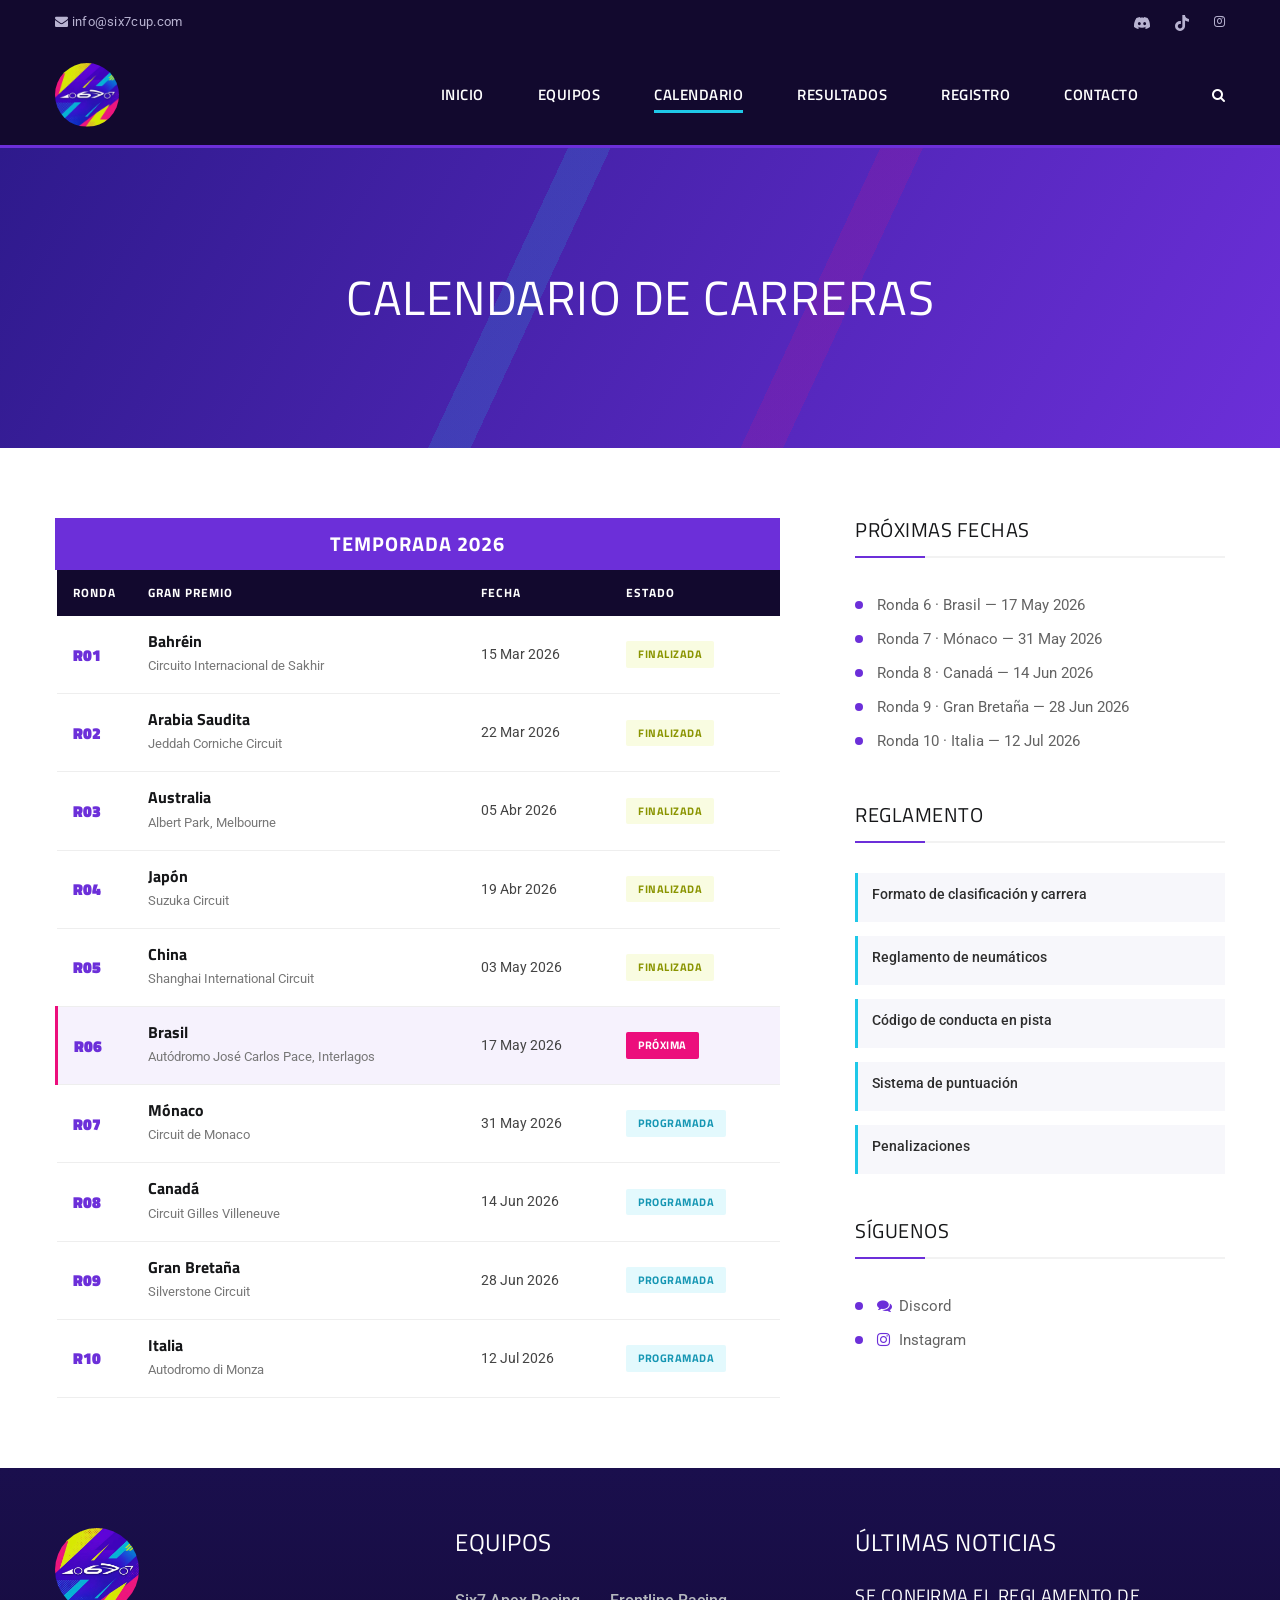
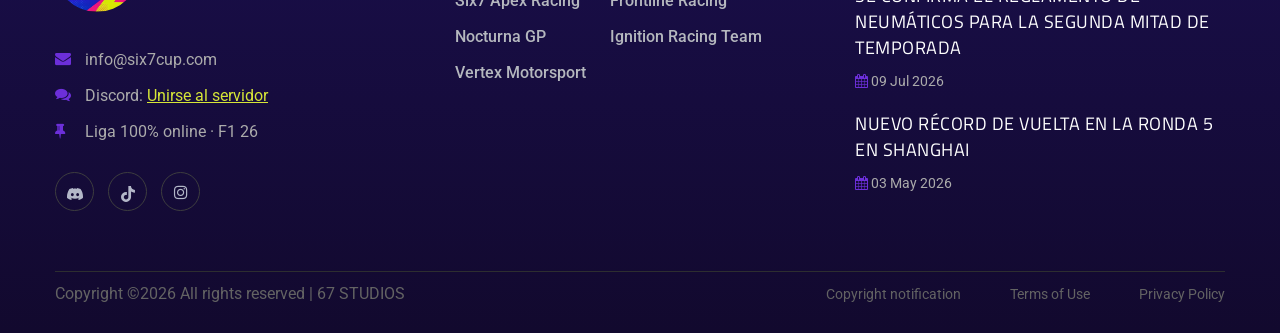
<file: schedule.html>
<!DOCTYPE html>
<html lang="zxx">

<head>
    <meta charset="UTF-8">
    <meta name="description" content="Six 7 Cup - F1 26 Sim Racing League">
    <meta name="keywords" content="Six 7 Cup, F1 26, sim racing, liga, esports, iRacing, F1">
    <meta name="viewport" content="width=device-width, initial-scale=1.0">
    <meta http-equiv="X-UA-Compatible" content="ie=edge">
    <title>Six 7 Cup | F1 26 Sim Racing League</title>

    <!-- Google Font -->
    <link href="https://fonts.googleapis.com/css2?family=Titillium+Web:wght@400;600;700;900&family=Roboto:wght@300;400;500;700&display=swap" rel="stylesheet">

    <!-- Css Styles -->
    <link rel="stylesheet" href="css/bootstrap.min.css" type="text/css">
    <link rel="stylesheet" href="css/font-awesome.min.css" type="text/css">
    <link rel="stylesheet" href="css/owl.carousel.min.css" type="text/css">
    <link rel="stylesheet" href="css/magnific-popup.css" type="text/css">
    <link rel="stylesheet" href="css/slicknav.min.css" type="text/css">
    <link rel="stylesheet" href="css/style.css" type="text/css">
</head>

<body>
    <!-- Page Preloder -->
    <div id="preloder">
        <div class="loader"></div>
    </div>

    <!-- Offcanvas Menu Section Begin -->
    <div class="offcanvas-menu-overlay"></div>
    <div class="offcanvas-menu-wrapper">
        <div class="canvas-close">
            <i class="fa fa-close"></i>
        </div>
        <div class="search-btn search-switch">
            <i class="fa fa-search"></i>
        </div>
        <div class="header__top--canvas">
            <div class="ht-info">
                <ul>
                    <li><a href="./contact.html">Contacto</a></li>
                </ul>
            </div>
            <div class="ht-links">
                <a href="https://discord.gg/sHePrNEVdB" target="_blank" aria-label="Discord"><svg viewBox="0 0 24 24"><path d="M20.317 4.3698a19.7913 19.7913 0 00-4.8851-1.5152.0741.0741 0 00-.0785.0371c-.211.3753-.4447.8648-.6083 1.2495-1.8447-.2762-3.68-.2762-5.4868 0-.1636-.3933-.4058-.8742-.6177-1.2495a.077.077 0 00-.0785-.037 19.7362 19.7362 0 00-4.8852 1.515.0699.0699 0 00-.0321.0277C.5334 9.0458-.319 13.5799.0992 18.0578a.0824.0824 0 00.0312.0561c2.0528 1.5076 4.0413 2.4228 5.9929 3.0294a.0777.0777 0 00.0842-.0276c.4616-.6304.8731-1.2952 1.226-1.9942a.076.076 0 00-.0416-.1057c-.6528-.2476-1.2743-.5495-1.8722-.8923a.077.077 0 01-.0076-.1277c.1258-.0943.2517-.1923.3718-.2914a.0743.0743 0 01.0776-.0105c3.9278 1.7933 8.18 1.7933 12.0614 0a.0739.0739 0 01.0785.0095c.1202.099.246.1981.3728.2924a.077.077 0 01-.0066.1276 12.2986 12.2986 0 01-1.873.8914.0766.0766 0 00-.0407.1067c.3604.698.7719 1.3628 1.225 1.9932a.076.076 0 00.0842.0286c1.961-.6066 3.9495-1.5218 6.0023-3.0294a.077.077 0 00.0313-.0552c.5004-5.177-.8382-9.6739-3.5485-13.6604a.061.061 0 00-.0312-.0286zM8.02 15.3312c-1.1825 0-2.1569-1.0857-2.1569-2.419 0-1.3332.9555-2.419 2.157-2.419 1.2108 0 2.1757 1.0952 2.1568 2.419.0002 1.3332-.9555 2.419-2.1569 2.419zm7.9748 0c-1.1825 0-2.1569-1.0857-2.1569-2.419 0-1.3332.9554-2.419 2.1569-2.419 1.2108 0 2.1757 1.0952 2.1568 2.419 0 1.3332-.946 2.419-2.1568 2.419Z"/></svg></a>
                <a href="https://www.tiktok.com/@six.seven.cup" target="_blank" aria-label="TikTok"><svg viewBox="0 0 24 24"><path d="M12.525.02c1.31-.02 2.61-.01 3.91-.02.08 1.53.63 3.09 1.75 4.17 1.12 1.11 2.7 1.62 4.24 1.79v4.03c-1.44-.05-2.89-.35-4.2-.97-.57-.26-1.1-.59-1.62-.93-.01 2.92.01 5.84-.02 8.75-.08 1.4-.54 2.79-1.35 3.94-1.31 1.92-3.58 3.17-5.91 3.21-1.43.08-2.86-.31-4.08-1.03-2.02-1.19-3.44-3.37-3.65-5.71-.02-.5-.03-1-.01-1.49.18-1.9 1.12-3.72 2.58-4.96 1.66-1.44 3.98-2.13 6.15-1.72.02 1.48-.04 2.96-.04 4.44-.99-.32-2.15-.23-3.02.37-.63.41-1.11 1.04-1.36 1.75-.21.51-.15 1.07-.14 1.61.24 1.64 1.82 3.02 3.5 2.87 1.12-.01 2.19-.66 2.77-1.61.19-.33.4-.67.41-1.06.1-1.79.06-3.57.07-5.36.01-4.03-.01-8.05.02-12.07Z"/></svg></a>
                <a href="https://www.instagram.com/sixseven_cup/" target="_blank" aria-label="Instagram"><i class="fa fa-instagram"></i></a>
            </div>
        </div>
        <ul class="main-menu mobile-menu">
            <li><a href="./index.html">Inicio</a></li>
            <li><a href="./club.html">Equipos</a></li>
            <li class="active"><a href="./schedule.html">Calendario</a></li>
            <li><a href="./result.html">Resultados</a></li>
            <li><a href="./blog.html">Registro</a></li>
            <li><a href="./contact.html">Contacto</a></li>
        </ul>
        <div id="mobile-menu-wrap"></div>
    </div>
    <!-- Offcanvas Menu Section End -->

    <!-- Header Section Begin -->
        <header class="header-section">
        <div class="header__top">
            <div class="container">
                <div class="row">
                    <div class="col-lg-6">
                        <div class="ht-info">
                            <ul>
                                <li><i class="fa fa-envelope"></i> info@six7cup.com</li>
                            </ul>
                        </div>
                    </div>
                    <div class="col-lg-6">
                        <div class="ht-links">
                            <a href="https://discord.gg/sHePrNEVdB" target="_blank" aria-label="Discord"><svg viewBox="0 0 24 24"><path d="M20.317 4.3698a19.7913 19.7913 0 00-4.8851-1.5152.0741.0741 0 00-.0785.0371c-.211.3753-.4447.8648-.6083 1.2495-1.8447-.2762-3.68-.2762-5.4868 0-.1636-.3933-.4058-.8742-.6177-1.2495a.077.077 0 00-.0785-.037 19.7362 19.7362 0 00-4.8852 1.515.0699.0699 0 00-.0321.0277C.5334 9.0458-.319 13.5799.0992 18.0578a.0824.0824 0 00.0312.0561c2.0528 1.5076 4.0413 2.4228 5.9929 3.0294a.0777.0777 0 00.0842-.0276c.4616-.6304.8731-1.2952 1.226-1.9942a.076.076 0 00-.0416-.1057c-.6528-.2476-1.2743-.5495-1.8722-.8923a.077.077 0 01-.0076-.1277c.1258-.0943.2517-.1923.3718-.2914a.0743.0743 0 01.0776-.0105c3.9278 1.7933 8.18 1.7933 12.0614 0a.0739.0739 0 01.0785.0095c.1202.099.246.1981.3728.2924a.077.077 0 01-.0066.1276 12.2986 12.2986 0 01-1.873.8914.0766.0766 0 00-.0407.1067c.3604.698.7719 1.3628 1.225 1.9932a.076.076 0 00.0842.0286c1.961-.6066 3.9495-1.5218 6.0023-3.0294a.077.077 0 00.0313-.0552c.5004-5.177-.8382-9.6739-3.5485-13.6604a.061.061 0 00-.0312-.0286zM8.02 15.3312c-1.1825 0-2.1569-1.0857-2.1569-2.419 0-1.3332.9555-2.419 2.157-2.419 1.2108 0 2.1757 1.0952 2.1568 2.419.0002 1.3332-.9555 2.419-2.1569 2.419zm7.9748 0c-1.1825 0-2.1569-1.0857-2.1569-2.419 0-1.3332.9554-2.419 2.1569-2.419 1.2108 0 2.1757 1.0952 2.1568 2.419 0 1.3332-.946 2.419-2.1568 2.419Z"/></svg></a>
                            <a href="https://www.tiktok.com/@six.seven.cup" target="_blank" aria-label="TikTok"><svg viewBox="0 0 24 24"><path d="M12.525.02c1.31-.02 2.61-.01 3.91-.02.08 1.53.63 3.09 1.75 4.17 1.12 1.11 2.7 1.62 4.24 1.79v4.03c-1.44-.05-2.89-.35-4.2-.97-.57-.26-1.1-.59-1.62-.93-.01 2.92.01 5.84-.02 8.75-.08 1.4-.54 2.79-1.35 3.94-1.31 1.92-3.58 3.17-5.91 3.21-1.43.08-2.86-.31-4.08-1.03-2.02-1.19-3.44-3.37-3.65-5.71-.02-.5-.03-1-.01-1.49.18-1.9 1.12-3.72 2.58-4.96 1.66-1.44 3.98-2.13 6.15-1.72.02 1.48-.04 2.96-.04 4.44-.99-.32-2.15-.23-3.02.37-.63.41-1.11 1.04-1.36 1.75-.21.51-.15 1.07-.14 1.61.24 1.64 1.82 3.02 3.5 2.87 1.12-.01 2.19-.66 2.77-1.61.19-.33.4-.67.41-1.06.1-1.79.06-3.57.07-5.36.01-4.03-.01-8.05.02-12.07Z"/></svg></a>
                            <a href="https://www.instagram.com/sixseven_cup/" target="_blank" aria-label="Instagram"><i class="fa fa-instagram"></i></a>
                        </div>
                    </div>
                </div>
            </div>
        </div>
        <div class="header__nav">
            <div class="container">
                <div class="row">
                    <div class="col-lg-2">
                        <div class="logo">
                            <a href="./index.html"><img src="img/logo.png" alt=""></a>
                        </div>
                    </div>
                    <div class="col-lg-10">
                        <div class="nav-menu">
                            <ul class="main-menu">
                                <li><a href="./index.html">Inicio</a></li>
                                <li><a href="./club.html">Equipos</a></li>
                                <li class="active"><a href="./schedule.html">Calendario</a></li>
                                <li><a href="./result.html">Resultados</a></li>
                                <li><a href="./blog.html">Registro</a></li>
                                <li><a href="./contact.html">Contacto</a></li>
                            </ul>
                            <div class="nm-right search-switch">
                                <i class="fa fa-search"></i>
                            </div>
                        </div>
                    </div>
                </div>
                <div class="canvas-open">
                    <i class="fa fa-bars"></i>
                </div>
            </div>
        </div>
    </header>
    <!-- Header End -->

    <!-- Breadcrumb Section Begin -->
    <section class="breadcrumb-section">
        <div class="container">
            <div class="row">
                <div class="col-lg-12">
                    <div class="bs-text">
                        <h2>Calendario de Carreras</h2>
                    </div>
                </div>
            </div>
        </div>
    </section>
    <!-- Breadcrumb Section End -->

    <!-- Schedule Section Begin -->
    <section class="schedule-section spad">
        <div class="container">
            <div class="row">
                <div class="col-lg-8 left-blog-pad">
                    <div class="schedule-text">
                        <h4 class="st-title">Temporada 2026</h4>
                        <div class="st-table">
                            <table>
                                <thead>
                                    <tr>
                                        <th>Ronda</th>
                                        <th>Gran Premio</th>
                                        <th>Fecha</th>
                                        <th>Estado</th>
                                    </tr>
                                </thead>
                                <tbody id="scheduleTableBody"></tbody>
                            </table>
                        </div>
                    </div>
                </div>
                <div class="col-lg-4">
                    <div class="schedule-sidebar">
                        <div class="ss-widget">
                            <div class="section-title sidebar-title">
                                <h5>Próximas fechas</h5>
                            </div>
                            <ul>
                                <li><a href="#">Ronda 6 · Brasil — 17 May 2026</a></li>
                                <li><a href="#">Ronda 7 · Mónaco — 31 May 2026</a></li>
                                <li><a href="#">Ronda 8 · Canadá — 14 Jun 2026</a></li>
                                <li><a href="#">Ronda 9 · Gran Bretaña — 28 Jun 2026</a></li>
                                <li><a href="#">Ronda 10 · Italia — 12 Jul 2026</a></li>
                            </ul>
                        </div>
                        <div class="ss-league">
                            <div class="section-title sidebar-title">
                                <h5>Reglamento</h5>
                            </div>
                            <a href="#" class="sl-item text-only">
                                <span>Formato de clasificación y carrera</span>
                            </a>
                            <a href="#" class="sl-item text-only">
                                <span>Reglamento de neumáticos</span>
                            </a>
                            <a href="#" class="sl-item text-only">
                                <span>Código de conducta en pista</span>
                            </a>
                            <a href="#" class="sl-item text-only">
                                <span>Sistema de puntuación</span>
                            </a>
                            <a href="#" class="sl-item text-only">
                                <span>Penalizaciones</span>
                            </a>
                        </div>
                        <div class="ss-widget other-sport">
                            <div class="section-title sidebar-title">
                                <h5>Síguenos</h5>
                            </div>
                            <ul>
                                <li><a href="https://discord.gg/sHePrNEVdB"><i class="fa fa-comments"></i> Discord</a></li>
                                <li><a href="https://www.instagram.com/sixseven_cup/"><i class="fa fa-instagram"></i> Instagram</a></li>
                            </ul>
                        </div>
                    </div>
                </div>
            </div>
        </div>
    </section>
    <!-- Schedule Section End -->

    <!-- Footer Section Begin -->
        <footer class="footer-section">
        <div class="container">
            <div class="row">
                <div class="col-lg-3 col-md-6">
                    <div class="fs-logo">
                        <div class="logo">
                            <a href="./index.html"><img src="img/logo.png" alt=""></a>
                        </div>
                        <ul>
                            <li><i class="fa fa-envelope"></i> info@six7cup.com</li>
                            <li><i class="fa fa-comments"></i> Discord: <a href="https://discord.gg/sHePrNEVdB" target="_blank" class="discord-btn">Unirse al servidor</a></li>
                            <li><i class="fa fa-thumb-tack"></i> Liga 100% online &middot; F1 26</li>
                        </ul>
                        <div class="fs-social">
                            <a href="https://discord.gg/sHePrNEVdB" target="_blank" aria-label="Discord"><svg viewBox="0 0 24 24"><path d="M20.317 4.3698a19.7913 19.7913 0 00-4.8851-1.5152.0741.0741 0 00-.0785.0371c-.211.3753-.4447.8648-.6083 1.2495-1.8447-.2762-3.68-.2762-5.4868 0-.1636-.3933-.4058-.8742-.6177-1.2495a.077.077 0 00-.0785-.037 19.7362 19.7362 0 00-4.8852 1.515.0699.0699 0 00-.0321.0277C.5334 9.0458-.319 13.5799.0992 18.0578a.0824.0824 0 00.0312.0561c2.0528 1.5076 4.0413 2.4228 5.9929 3.0294a.0777.0777 0 00.0842-.0276c.4616-.6304.8731-1.2952 1.226-1.9942a.076.076 0 00-.0416-.1057c-.6528-.2476-1.2743-.5495-1.8722-.8923a.077.077 0 01-.0076-.1277c.1258-.0943.2517-.1923.3718-.2914a.0743.0743 0 01.0776-.0105c3.9278 1.7933 8.18 1.7933 12.0614 0a.0739.0739 0 01.0785.0095c.1202.099.246.1981.3728.2924a.077.077 0 01-.0066.1276 12.2986 12.2986 0 01-1.873.8914.0766.0766 0 00-.0407.1067c.3604.698.7719 1.3628 1.225 1.9932a.076.076 0 00.0842.0286c1.961-.6066 3.9495-1.5218 6.0023-3.0294a.077.077 0 00.0313-.0552c.5004-5.177-.8382-9.6739-3.5485-13.6604a.061.061 0 00-.0312-.0286zM8.02 15.3312c-1.1825 0-2.1569-1.0857-2.1569-2.419 0-1.3332.9555-2.419 2.157-2.419 1.2108 0 2.1757 1.0952 2.1568 2.419.0002 1.3332-.9555 2.419-2.1569 2.419zm7.9748 0c-1.1825 0-2.1569-1.0857-2.1569-2.419 0-1.3332.9554-2.419 2.1569-2.419 1.2108 0 2.1757 1.0952 2.1568 2.419 0 1.3332-.946 2.419-2.1568 2.419Z"/></svg></a>
                            <a href="https://www.tiktok.com/@six.seven.cup" target="_blank" aria-label="TikTok"><svg viewBox="0 0 24 24"><path d="M12.525.02c1.31-.02 2.61-.01 3.91-.02.08 1.53.63 3.09 1.75 4.17 1.12 1.11 2.7 1.62 4.24 1.79v4.03c-1.44-.05-2.89-.35-4.2-.97-.57-.26-1.1-.59-1.62-.93-.01 2.92.01 5.84-.02 8.75-.08 1.4-.54 2.79-1.35 3.94-1.31 1.92-3.58 3.17-5.91 3.21-1.43.08-2.86-.31-4.08-1.03-2.02-1.19-3.44-3.37-3.65-5.71-.02-.5-.03-1-.01-1.49.18-1.9 1.12-3.72 2.58-4.96 1.66-1.44 3.98-2.13 6.15-1.72.02 1.48-.04 2.96-.04 4.44-.99-.32-2.15-.23-3.02.37-.63.41-1.11 1.04-1.36 1.75-.21.51-.15 1.07-.14 1.61.24 1.64 1.82 3.02 3.5 2.87 1.12-.01 2.19-.66 2.77-1.61.19-.33.4-.67.41-1.06.1-1.79.06-3.57.07-5.36.01-4.03-.01-8.05.02-12.07Z"/></svg></a>
                            <a href="https://www.instagram.com/sixseven_cup/" target="_blank" aria-label="Instagram"><i class="fa fa-instagram"></i></a>
                        </div>
                    </div>
                </div>
                <div class="col-lg-4 col-md-6 offset-lg-1">
                    <div class="fs-widget">
                        <h4>Equipos</h4>
                        <ul class="fw-links">
                            <li><a href="./club.html">Six7 Apex Racing</a></li>
                            <li><a href="./club.html">Nocturna GP</a></li>
                            <li><a href="./club.html">Vertex Motorsport</a></li>
                        </ul>
                        <ul class="fw-links">
                            <li><a href="./club.html">Frontline Racing</a></li>
                            <li><a href="./club.html">Ignition Racing Team</a></li>
                        </ul>
                    </div>
                </div>
                <div class="col-lg-4">
                    <div class="fs-widget">
                        <h4>Últimas noticias</h4>
                        <div id="footerNewsContainer"></div>
                    </div>
                </div>
            </div>
        </div>
        <div class="container">
            <div class="copyright-option">
                <div class="row">
                    <div class="col-lg-12">
                        <div class="co-text"><p><!-- Link back to Colorlib can't be removed. Template is licensed under CC BY 3.0. -->
  Copyright &copy;<script>document.write(new Date().getFullYear());</script> All rights reserved | 67 STUDIOS
  <!-- Link back to Colorlib can't be removed. Template is licensed under CC BY 3.0. --></p></div>
                        <div class="co-widget">
                            <ul>
                                <li><a href="#">Copyright notification</a></li>
                                <li><a href="#">Terms of Use</a></li>
                                <li><a href="#">Privacy Policy</a></li>
                            </ul>
                        </div>
                    </div>
                </div>
            </div>
        </div>
    </footer>
    <!-- Footer Section End -->

    <!-- Search model Begin -->
    <div class="search-model">
        <div class="h-100 d-flex align-items-center justify-content-center">
            <div class="search-close-switch"><i class="fa fa-close"></i></div>
            <form class="search-model-form">
                <input type="text" id="search-input" placeholder="Search here.....">
            </form>
        </div>
    </div>
    <!-- Search model end -->

    <!-- Js Plugins -->
    <script src="js/jquery-3.3.1.min.js"></script>
    <script src="js/bootstrap.min.js"></script>
    <script src="js/jquery.magnific-popup.min.js"></script>
    <script src="js/jquery.slicknav.js"></script>
    <script src="js/owl.carousel.min.js"></script>
    <script src="js/data-render.js"></script>
    <script src="js/main.js"></script>
</body>

</html>
</file>
<file: css/style.css>
/******************************************************************
  Template Name: Six 7 Cup
  Description: Six 7 Cup - F1 26 Sim Racing League
  Base template by Colorlib (Specer), restyled for Six 7 Cup
  Version: 1.0
******************************************************************/

/*----------------------------------------*/
/* Six 7 Cup Brand Colors */
/*----------------------------------------*/

:root {
	--s7-purple: #6C2FD9;
	--s7-purple-dark: #2E1A8C;
	--s7-indigo: #1A0F4D;
	--s7-indigo-darker: #12092E;
	--s7-magenta: #EC0E7C;
	--s7-cyan: #1FC8E8;
	--s7-lime: #D6E637;
	--s7-white: #ffffff;
}

/*------------------------------------------------------------------
[Table of contents]

1.  Template default CSS
	1.1	Variables
	1.2	Mixins
	1.3	Flexbox
	1.4	Reset
2.  Helper Css
3.  Header Section
4.  Hero Section
5.  Match Schedule Section
6.  Latest News Section
7.  Video Section
8.  Popular News Section
9.  Contact
10.  Footer Style

-------------------------------------------------------------------*/

/*----------------------------------------*/

/* Template default CSS
/*----------------------------------------*/

html,
body {
	height: 100%;
	font-family: "Roboto", sans-serif;
	-webkit-font-smoothing: antialiased;
	font-smoothing: antialiased;
}

h1,
h2,
h3,
h4,
h5,
h6 {
	margin: 0;
	color: #111111;
	font-weight: 700;
	font-family: "Titillium Web", sans-serif;
	text-transform: uppercase;
	letter-spacing: 0.5px;
}

h1 {
	font-size: 70px;
}

h2 {
	font-size: 36px;
}

h3 {
	font-size: 30px;
}

h4 {
	font-size: 24px;
}

h5 {
	font-size: 18px;
}

h6 {
	font-size: 16px;
}

p {
	font-size: 16px;
	font-family: "Roboto", sans-serif;
	color: #636363;
	font-weight: 400;
	line-height: 24px;
	margin: 0 0 15px 0;
}

img {
	max-width: 100%;
}

input:focus,
select:focus,
button:focus,
textarea:focus {
	outline: none;
}

a:hover,
a:focus {
	text-decoration: none;
	outline: none;
	color: #fff;
}

ul,
ol {
	padding: 0;
	margin: 0;
}

/*---------------------
  Helper CSS
-----------------------*/

.section-title {
	position: relative;
	padding-bottom: 16px;
	margin-bottom: 30px;
}

.section-title.sidebar-title:before {
	height: 2px;
}

.section-title.sidebar-title:after {
	height: 2px;
}

.section-title.sidebar-title h5 {
	font-size: 20px;
	color: #151618;
	font-weight: 500;
}

.section-title:before {
	position: absolute;
	left: 0;
	bottom: 0;
	height: 3px;
	width: 70px;
	background: var(--s7-purple);
	content: "";
	z-index: 1;
}

.section-title:after {
	position: absolute;
	left: 0;
	bottom: 0;
	height: 3px;
	width: 100%;
	background: #f2f2f2;
	content: "";
}

.section-title h3 {
	font-size: 28px;
	color: #151618;
	font-weight: 300;
}

.section-title h3 span {
	font-weight: 700;
}

.section-title.light h3 {
	color: #ffffff;
}

.section-title.light:after {
	background: rgba(255, 255, 255, 0.12);
}

.section-title.light:before {
	background: var(--s7-cyan);
}

.set-bg {
	background-repeat: no-repeat;
	background-size: cover;
	background-position: top center;
}

.spad {
	padding-top: 100px;
	padding-bottom: 100px;
}

.spad-2 {
	padding-top: 50px;
	padding-bottom: 70px;
}

.text-white h1,
.text-white h2,
.text-white h3,
.text-white h4,
.text-white h5,
.text-white h6,
.text-white p,
.text-white span,
.text-white li,
.text-white a {
	color: #fff;
}

/* buttons */

.primary-btn {
	font-size: 15px;
	color: #ffffff;
	background: var(--s7-magenta);
	font-family: "Titillium Web", sans-serif;
	font-weight: 700;
	text-transform: uppercase;
	letter-spacing: 1px;
	display: inline-block;
	padding: 14px 32px 12px;
	-webkit-clip-path: polygon(10px 0, 100% 0, calc(100% - 10px) 100%, 0 100%);
	clip-path: polygon(10px 0, 100% 0, calc(100% - 10px) 100%, 0 100%);
	-webkit-transition: all 0.25s;
	-o-transition: all 0.25s;
	transition: all 0.25s;
}

.primary-btn:hover {
	background: var(--s7-cyan);
	color: var(--s7-indigo-darker);
}

.secondary-btn {
	font-size: 15px;
	color: #ffffff;
	background: transparent;
	border: 2px solid rgba(255, 255, 255, 0.4);
	font-family: "Titillium Web", sans-serif;
	font-weight: 700;
	text-transform: uppercase;
	letter-spacing: 1px;
	display: inline-block;
	padding: 12px 30px 10px;
	margin-left: 14px;
	-webkit-transition: all 0.25s;
	-o-transition: all 0.25s;
	transition: all 0.25s;
}

.secondary-btn:hover {
	border-color: var(--s7-cyan);
	color: var(--s7-cyan);
}

/* Preloder */

#preloder {
	position: fixed;
	width: 100%;
	height: 100%;
	top: 0;
	left: 0;
	z-index: 999999;
	background: #000;
}

.loader {
	width: 40px;
	height: 40px;
	position: absolute;
	top: 50%;
	left: 50%;
	margin-top: -13px;
	margin-left: -13px;
	border-radius: 60px;
	animation: loader 0.8s linear infinite;
	-webkit-animation: loader 0.8s linear infinite;
}

@keyframes loader {
	0% {
		-webkit-transform: rotate(0deg);
		transform: rotate(0deg);
		border: 4px solid #f44336;
		border-left-color: transparent;
	}
	50% {
		-webkit-transform: rotate(180deg);
		transform: rotate(180deg);
		border: 4px solid #673ab7;
		border-left-color: transparent;
	}
	100% {
		-webkit-transform: rotate(360deg);
		transform: rotate(360deg);
		border: 4px solid #f44336;
		border-left-color: transparent;
	}
}

@-webkit-keyframes loader {
	0% {
		-webkit-transform: rotate(0deg);
		border: 4px solid #f44336;
		border-left-color: transparent;
	}
	50% {
		-webkit-transform: rotate(180deg);
		border: 4px solid #673ab7;
		border-left-color: transparent;
	}
	100% {
		-webkit-transform: rotate(360deg);
		border: 4px solid #f44336;
		border-left-color: transparent;
	}
}

/* Search Option */

.spacial-controls {
	position: fixed;
	width: 111px;
	height: 91px;
	top: 0;
	right: 0;
	z-index: 999;
}

.spacial-controls .search-switch {
	display: block;
	height: 100%;
	padding-top: 30px;
	background: #323232;
	text-align: center;
	cursor: pointer;
}

.search-model {
	display: none;
	position: fixed;
	width: 100%;
	height: 100%;
	left: 0;
	top: 0;
	background: #000;
	z-index: 99999;
}

.search-model-form {
	padding: 0 15px;
}

.search-model-form input {
	width: 500px;
	font-size: 40px;
	border: none;
	border-bottom: 2px solid #333;
	background: none;
	color: #999;
}

.search-close-switch {
	position: absolute;
	width: 50px;
	height: 50px;
	background: #333;
	color: #fff;
	text-align: center;
	border-radius: 50%;
	font-size: 28px;
	line-height: 28px;
	top: 30px;
	cursor: pointer;
	display: -webkit-box;
	display: -ms-flexbox;
	display: flex;
	-webkit-box-align: center;
	-ms-flex-align: center;
	align-items: center;
	-webkit-box-pack: center;
	-ms-flex-pack: center;
	justify-content: center;
}

/*---------------------
  Header
-----------------------*/

.header__top {
	background: var(--s7-indigo-darker);
}

.header__top .ht-info ul li {
	list-style: none;
	display: inline-block;
	margin-right: 35px;
	position: relative;
	font-size: 13px;
	color: #b8b3d1;
	padding: 12px 0 13px;
	letter-spacing: 0.3px;
}

.header__top .ht-info ul li:after {
	position: absolute;
	right: -20px;
	top: 12px;
	width: 1px;
	height: 18px;
	background: rgba(255, 255, 255, 0.15);
	content: "";
}

.header__top .ht-info ul li:last-child:after {
	display: none;
}

.header__top .ht-info ul li a {
	font-size: 13px;
	color: #b8b3d1;
}

.header__top .ht-info ul li a:hover {
	color: var(--s7-cyan);
}

.header__top .ht-links {
	text-align: right;
}

.header__top .ht-links a {
	display: inline-block;
	font-size: 13px;
	color: #b8b3d1;
	margin-left: 20px;
	padding: 12px 0 13px;
}

.header__top .ht-links a:hover {
	color: var(--s7-cyan);
}

.header__nav {
	background: var(--s7-indigo-darker);
	border-bottom: 3px solid var(--s7-purple);
}

.header__nav .logo {
	padding: 18px 0;
}

.header__nav .logo a {
	display: inline-block;
}

.header__nav .logo a img {
	width: 64px;
	height: 64px;
	border-radius: 50%;
}

.header__nav .nav-menu {
	text-align: right;
}

.header__nav .nav-menu .main-menu {
	display: inline-block;
}

.header__nav .nav-menu .main-menu li {
	display: inline-block;
	list-style: none;
	margin-right: 50px;
	position: relative;
}

.header__nav .nav-menu .main-menu li .dropdown {
	position: absolute;
	left: 0;
	top: 115px;
	width: 180px;
	background: #ffffff;
	z-index: 99;
	opacity: 0;
	visibility: hidden;
	-webkit-transition: all 0.3s;
	-o-transition: all 0.3s;
	transition: all 0.3s;
}

.header__nav .nav-menu .main-menu li .dropdown li {
	margin-right: 0;
	display: block;
	text-align: left;
}

.header__nav .nav-menu .main-menu li .dropdown li a {
	padding: 5px 20px;
	display: block;
	color: #151618;
	-webkit-transition: all 0.3s;
	-o-transition: all 0.3s;
	transition: all 0.3s;
	text-transform: capitalize;
}

.header__nav .nav-menu .main-menu li .dropdown li a:hover {
	color: var(--s7-purple);
}

.header__nav .nav-menu .main-menu li .dropdown li a:after {
	display: none;
}

.header__nav .nav-menu .main-menu li.active a:after {
	opacity: 1;
}

.header__nav .nav-menu .main-menu li:hover a:after {
	opacity: 1;
}

.header__nav .nav-menu .main-menu li:hover .dropdown {
	opacity: 1;
	visibility: visible;
	top: 95px;
}

.header__nav .nav-menu .main-menu li a {
	font-size: 15px;
	color: #ffffff;
	font-weight: 600;
	font-family: "Titillium Web", sans-serif;
	display: inline-block;
	text-transform: uppercase;
	letter-spacing: 0.5px;
	padding: 39px 0;
	position: relative;
}

.header__nav .nav-menu .main-menu li a:after {
	position: absolute;
	left: 0;
	top: 65px;
	height: 3px;
	width: 100%;
	background: var(--s7-cyan);
	content: "";
	-webkit-transition: all 0.3s;
	-o-transition: all 0.3s;
	transition: all 0.3s;
	opacity: 0;
}

.header__nav .nav-menu .nm-right {
	display: inline-block;
	margin-left: 20px;
	cursor: pointer;
}

.header__nav .nav-menu .nm-right i {
	font-size: 14px;
	color: #ffffff;
}

.canvas-open {
	display: none;
}

.offcanvas-menu-wrapper {
	display: none;
}

/*---------------------
  Hero
-----------------------*/

.hero-section {
	height: 700px;
	display: -webkit-box;
	display: -ms-flexbox;
	display: flex;
	-webkit-box-align: center;
	-ms-flex-align: center;
	align-items: center;
	-webkit-box-pack: center;
	-ms-flex-pack: center;
	justify-content: center;
	position: relative;
	overflow: hidden;
	background: linear-gradient(135deg, var(--s7-indigo) 0%, var(--s7-purple-dark) 45%, var(--s7-purple) 100%);
}

.hero-section::before {
	content: '';
	position: absolute;
	inset: 0;
	background-image:
		linear-gradient(115deg, transparent 38%, rgba(31, 200, 232, 0.16) 38%, rgba(31, 200, 232, 0.16) 41%, transparent 41%),
		linear-gradient(115deg, transparent 54%, rgba(214, 230, 55, 0.14) 54%, rgba(214, 230, 55, 0.14) 57%, transparent 57%),
		linear-gradient(115deg, transparent 70%, rgba(236, 14, 124, 0.14) 70%, rgba(236, 14, 124, 0.14) 73%, transparent 73%);
	pointer-events: none;
}

.hero-section .container {
	position: relative;
	z-index: 2;
}

.hs-item .hs-text {
	text-align: left;
	padding: 60px 0;
}

.hs-tag {
	display: inline-block;
	background: var(--s7-magenta);
	color: #ffffff;
	font-family: "Titillium Web", sans-serif;
	font-size: 12px;
	font-weight: 700;
	text-transform: uppercase;
	letter-spacing: 1.5px;
	padding: 6px 16px;
	margin-bottom: 18px;
}

.hs-item .hs-text h4 {
	color: var(--s7-cyan);
	font-size: 15px;
	font-weight: 600;
	text-transform: uppercase;
	letter-spacing: 1px;
	margin-bottom: 16px;
}

.hs-item .hs-text h4 i {
	margin-right: 6px;
}

.hs-item .hs-text h2 {
	font-size: 52px;
	line-height: 1.15;
	color: #ffffff;
	font-weight: 900;
	margin-bottom: 22px;
}

.hs-meta {
	margin-bottom: 34px;
}

.hs-meta li {
	list-style: none;
	display: inline-block;
	color: rgba(255, 255, 255, 0.75);
	font-size: 14px;
	margin-right: 26px;
}

.hs-meta li i {
	color: var(--s7-lime);
	margin-right: 6px;
}

/*---------------------
  Trending News
-----------------------*/

.trending-news-section {
	background: var(--s7-indigo);
	position: relative;
	padding: 18px 0;
}

.trending-news-section .tn-title {
	font-size: 20px;
	color: #ffffff;
	font-weight: 500;
	background: var(--s7-purple);
	text-align: right;
	padding-right: 75px;
	padding-top: 14px;
	width: 32%;
	position: absolute;
	left: 0;
	top: 0;
	height: 100%;
	z-index: 1;
}

.trending-news-section .news-slider.owl-carousel .owl-nav {
	position: absolute;
	right: 0;
	top: 0;
}

.trending-news-section .news-slider.owl-carousel .owl-nav button {
	height: 22px;
	width: 22px;
	border: 1px solid #8a8b8c;
	text-align: center;
	font-size: 12px;
	color: #ababab;
	line-height: 22px;
	margin-left: 10px;
	background: var(--s7-indigo);
}

.trending-news-section .news-slider .nt-item {
	font-size: 16px;
	color: #ffffff;
	font-weight: 500;
	padding-left: 265px;
}

/*---------------------
  Podium / Standings Section
-----------------------*/

.podium-section {
	padding: 80px 0 70px;
	background: linear-gradient(180deg, var(--s7-indigo-darker) 0%, var(--s7-indigo) 100%);
}

.podium-row {
	margin-bottom: 40px;
}

.podium-card {
	background: rgba(255, 255, 255, 0.04);
	border: 1px solid rgba(255, 255, 255, 0.08);
	border-top: 4px solid var(--s7-cyan);
	text-align: center;
	padding: 30px 15px 26px;
	margin-bottom: 20px;
}

.podium-card.p1 {
	border-top-color: var(--s7-lime);
	padding-top: 46px;
	padding-bottom: 42px;
	background: rgba(255, 255, 255, 0.07);
}

.podium-card.p3 {
	border-top-color: var(--s7-magenta);
}

.podium-pos {
	display: inline-block;
	font-family: "Titillium Web", sans-serif;
	font-weight: 900;
	font-size: 14px;
	letter-spacing: 1px;
	color: var(--s7-cyan);
	background: rgba(31, 200, 232, 0.12);
	padding: 4px 14px;
	margin-bottom: 16px;
}

.podium-card.p1 .podium-pos {
	color: var(--s7-indigo-darker);
	background: var(--s7-lime);
}

.podium-card.p3 .podium-pos {
	color: var(--s7-magenta);
	background: rgba(236, 14, 124, 0.14);
}

.podium-avatar {
	width: 74px;
	height: 74px;
	line-height: 74px;
	border-radius: 50%;
	background: var(--s7-purple);
	color: #ffffff;
	font-family: "Titillium Web", sans-serif;
	font-weight: 700;
	font-size: 22px;
	margin: 0 auto 16px;
}

.podium-card.p1 .podium-avatar {
	width: 90px;
	height: 90px;
	line-height: 90px;
	font-size: 26px;
	background: linear-gradient(135deg, var(--s7-magenta), var(--s7-purple));
}

.podium-card h5 {
	color: #ffffff;
	font-size: 17px;
	margin-bottom: 6px;
}

.podium-team {
	display: block;
	color: rgba(255, 255, 255, 0.6);
	font-size: 13px;
	margin-bottom: 12px;
}

.podium-points {
	display: inline-block;
	font-family: "Titillium Web", sans-serif;
	font-weight: 900;
	font-size: 18px;
	color: var(--s7-cyan);
	letter-spacing: 0.5px;
}

.podium-card.p1 .podium-points {
	color: var(--s7-lime);
	font-size: 22px;
}

.standings-table {
	background: rgba(255, 255, 255, 0.03);
	border: 1px solid rgba(255, 255, 255, 0.08);
	padding: 10px 25px 30px;
}

.standings-table table {
	width: 100%;
	border-collapse: collapse;
}

.standings-table thead th {
	text-align: left;
	color: rgba(255, 255, 255, 0.5);
	font-family: "Titillium Web", sans-serif;
	font-size: 12px;
	text-transform: uppercase;
	letter-spacing: 1px;
	font-weight: 700;
	padding: 16px 10px 12px;
	border-bottom: 1px solid rgba(255, 255, 255, 0.1);
}

.standings-table tbody td {
	color: #ffffff;
	font-size: 15px;
	padding: 14px 10px;
	border-bottom: 1px solid rgba(255, 255, 255, 0.06);
}

.standings-table tbody td:first-child {
	color: var(--s7-cyan);
	font-family: "Titillium Web", sans-serif;
	font-weight: 700;
	width: 60px;
}

.standings-table tbody td:last-child {
	font-family: "Titillium Web", sans-serif;
	font-weight: 700;
}

.standings-table .view-all-btn {
	margin: 24px auto 0;
	display: table;
	margin-left: auto;
	margin-right: auto;
}

/*---------------------
  Soccer Section
-----------------------*/

.soccer-section {
	padding: 70px 0;
}

.soccer-section .col-lg-12 {
	padding-left: 5px !important;
	padding-right: 5px !important;
}

.soccer-section .col-lg-3 {
	padding-left: 5px !important;
	padding-right: 5px !important;
}

.soccer-item {
	height: 405px;
	position: relative;
	margin-bottom: 10px;
}

.soccer-item .si-tag {
	color: #ffffff;
	background: var(--s7-purple);
	font-size: 10px;
	font-weight: 500;
	display: inline-block;
	text-transform: uppercase;
	letter-spacing: 1px;
	padding: 3px 9px;
	position: absolute;
	left: 10px;
	top: 10px;
}

.soccer-item .si-text {
	position: absolute;
	left: 0;
	bottom: 25px;
	width: 100%;
	padding: 0 30px;
}

.soccer-item .si-text h5 {
	margin-bottom: 6px;
}

.soccer-item .si-text h5 a {
	color: #ffffff;
	font-weight: 500;
	line-height: 26px;
}

.soccer-item .si-text ul li {
	list-style: none;
	display: inline-block;
	font-size: 13px;
	color: #ffffff;
	margin-right: 20px;
	position: relative;
}

.soccer-item .si-text ul li:after {
	position: absolute;
	right: -12px;
	top: 0;
	content: "|";
}

.soccer-item .si-text ul li:last-child {
	margin-right: 0;
}

.soccer-item .si-text ul li:last-child:after {
	display: none;
}

/*---------------------
  Latest Section
-----------------------*/

.latest-section {
	padding-bottom: 30px;
}

.section-title.latest-title h3 {
	float: left;
}

.section-title.latest-title ul {
	text-align: right;
}

.section-title.latest-title ul li {
	display: inline-block;
	list-style: none;
	font-size: 14px;
	font-weight: 500;
	color: #151618;
	padding: 4px 12px;
	background: #f2f2f2;
	-webkit-transition: all 0.3s;
	-o-transition: all 0.3s;
	transition: all 0.3s;
	margin-right: 5px;
	cursor: pointer;
}

.section-title.latest-title ul li:last-child {
	margin-right: 0;
}

.section-title.latest-title ul li:hover {
	background: var(--s7-purple);
	color: #ffffff;
}

.news-item {
	overflow: hidden;
	margin-bottom: 30px;
}

.news-item.left-news .ni-pic {
	height: 240px;
	position: relative;
	float: none;
}

.news-item.left-news .ni-pic .ni-tag {
	color: #ffffff;
	background: var(--s7-purple);
	font-size: 10px;
	font-weight: 500;
	display: inline-block;
	text-transform: uppercase;
	letter-spacing: 1px;
	padding: 3px 9px;
	position: absolute;
	left: 10px;
	top: 10px;
}

.news-item.left-news .ni-text {
	padding-top: 25px;
	overflow: visible;
}

.news-item.left-news .ni-text h4 {
	margin-bottom: 15px;
}

.news-item.left-news .ni-text h4 a {
	color: #151618;
	line-height: 32px;
	font-weight: 500;
}

.news-item.left-news .ni-text ul {
	margin-bottom: 20px;
}

.news-item.left-news .ni-text p {
	font-size: 14px;
	color: #636363;
	line-height: 24px;
}

.news-item .ni-pic {
	float: left;
	margin-right: 20px;
}

.news-item .ni-pic img {
	height: 100px;
	width: 100px;
}

.news-item .ni-text {
	overflow: hidden;
	padding-top: 6px;
}

.news-item .ni-text h5 {
	margin-bottom: 8px;
}

.news-item .ni-text h5 a {
	color: #151618;
	font-weight: 500;
	line-height: 26px;
}

.news-item .ni-text ul li {
	list-style: none;
	display: inline-block;
	font-size: 14px;
	color: #ababab;
	margin-right: 20px;
	position: relative;
}

.news-item .ni-text ul li i {
	color: var(--s7-purple);
}

.news-item .ni-text ul li:after {
	position: absolute;
	right: -12px;
	top: 0;
	content: "|";
}

.news-item .ni-text ul li:last-child {
	margin-right: 0;
}

.news-item .ni-text ul li:last-child:after {
	display: none;
}

.points-table table {
	width: 100%;
}

.points-table table thead tr th {
	font-size: 14px;
	color: #ffffff;
	font-weight: 500;
	background: var(--s7-indigo-darker);
	padding: 14px 0 13px;
}

.points-table table thead tr th.th-o {
	text-align: center;
}

.points-table table tbody {
	border: 1px solid #e5e5e5;
	border-top: none;
	border-bottom: none;
}

.points-table table tbody tr {
	border-bottom: 1px solid #e7e7e7;
}

.points-table table tbody tr td {
	text-align: center;
	font-size: 14px;
	color: #636363;
	padding: 12px 0;
}

.points-table table tbody tr td.team-name {
	text-align: left;
	width: 130px;
}

.points-table table tbody tr td.team-name img {
	height: 22px;
	width: 36px;
	margin-right: 6px;
	display: inline-block;
}

.points-table table tbody tr td.team-name span {
	display: inline-block;
	font-size: 14px;
	color: #2d2d2d;
	font-weight: 500;
}

.points-table .p-all {
	font-size: 14px;
	color: #000000;
	text-transform: uppercase;
	font-weight: 500;
	letter-spacing: 1px;
	background: #f2f2f2;
	display: block;
	text-align: center;
	padding: 15px;
}

/*---------------------
  Video Section
-----------------------*/

.video-section {
	margin-bottom: 70px;
}

.video-slider.owl-carousel {
	margin-right: 0;
}

.video-slider.owl-carousel .col-lg-3 {
	max-width: 100%;
}

.video-slider.owl-carousel .owl-nav {
	position: absolute;
	right: 15px;
	top: -78px;
}

.video-slider.owl-carousel .owl-nav button {
	font-size: 20px;
	color: #636363;
	width: 30px;
	height: 30px;
	border: 1px solid #d5d5d5;
	line-height: 30px;
	text-align: center;
	-webkit-transition: all 0.3s;
	-o-transition: all 0.3s;
	transition: all 0.3s;
	margin-right: 10px;
}

.video-slider.owl-carousel .owl-nav button:last-child {
	margin-right: 0;
}

.video-slider.owl-carousel .owl-nav button:hover {
	background: var(--s7-purple);
	color: #ffffff;
	border-color: var(--s7-purple);
}

.video-item {
	height: 200px;
	position: relative;
}

.video-item:hover .play-btn {
	opacity: 1;
	visibility: visible;
}

.video-item .vi-title {
	position: absolute;
	left: 0;
	top: 15px;
	width: 100%;
	padding: 0 20px;
}

.video-item .vi-title h5 {
	color: #ffffff;
	font-weight: 500;
	line-height: 26px;
}

.video-item .play-btn {
	position: absolute;
	left: 50%;
	top: 50%;
	-webkit-transform: translate(-20px, -20px);
	-ms-transform: translate(-20px, -20px);
	transform: translate(-20px, -20px);
	opacity: 0;
	visibility: hidden;
	-webkit-transition: all 0.3s;
	-o-transition: all 0.3s;
	transition: all 0.3s;
}

.video-item .vi-time {
	font-size: 14px;
	color: #ffffff;
	letter-spacing: 1px;
	display: inline-block;
	background: rgba(0, 0, 0, 0.7);
	padding: 3px 10px;
	position: absolute;
	right: 0;
	bottom: 0;
}

/*---------------------
  Popurlar News Section
-----------------------*/

.news-item.popular-item {
	height: 240px;
	position: relative;
}

.news-item.popular-item .ni-tag {
	color: #ffffff;
	background: var(--s7-purple);
	font-size: 10px;
	font-weight: 500;
	display: inline-block;
	text-transform: uppercase;
	letter-spacing: 1px;
	padding: 3px 9px;
	position: absolute;
	left: 10px;
	top: 10px;
}

.news-item.popular-item .ni-tag.tenis {
	background: #0054a6;
}

.news-item.popular-item .ni-tag.football {
	background: #e3ce1e;
}

.news-item.popular-item .ni-text {
	padding-top: 0;
	position: absolute;
	left: 0;
	bottom: 16px;
	width: 100%;
	padding: 0 20px;
}

.news-item.popular-item .ni-text h5 a {
	color: #ffffff;
}

.news-item.popular-item .ni-text ul li {
	color: #ffffff;
}

.news-item.popular-item .ni-text ul li i {
	color: #ffffff;
}

.follow-links {
	margin-bottom: 70px;
}

.follow-links ul li {
	list-style: none;
	overflow: hidden;
	padding: 12px 16px 10px 20px;
	margin-bottom: 10px;
}

.follow-links ul li.facebook {
	background: #506eaa;
}

.follow-links ul li.twitter {
	background: #55acee;
}

.follow-links ul li.google {
	background: #dd4b39;
}

.follow-links ul li.discord {
	background: #5865F2;
}

.follow-links ul li.tiktok {
	background: #010101;
}

.follow-links ul li.instagram {
	background: #C13584;
}

.follow-links ul li a {
	display: block;
	overflow: hidden;
	color: #ffffff;
}

.follow-links ul li svg {
	width: 14px;
	height: 14px;
	fill: #ffffff;
	float: left;
	margin-top: 5px;
}

.follow-links ul li i {
	font-size: 14px;
	color: #ffffff;
	float: left;
	line-height: 24px;
}

.follow-links ul li .fl-name {
	font-size: 16px;
	color: #ffffff;
	font-weight: 500;
	float: left;
	margin-left: 32px;
	position: relative;
}

.follow-links ul li .fl-name:after {
	position: absolute;
	left: -15px;
	top: -2px;
	height: 26px;
	width: 1px;
	background: #ffffff;
	content: "";
}

.follow-links ul li .fl-fan {
	font-size: 14px;
	color: #ffffff;
	float: right;
}

.vote-option {
	height: 290px;
}

.vote-option .vo-text {
	height: 100%;
	padding-left: 30px;
	padding-top: 42px;
}

.vote-option .vo-text h5 {
	color: #ffffff;
	font-weight: 700;
	line-height: 26px;
	margin-bottom: 20px;
}

.vote-option .vo-text .vt-item {
	margin-bottom: 4px;
}

.vote-option .vo-text .vt-item input {
	position: absolute;
	visibility: hidden;
}

.vote-option .vo-text .vt-item label {
	font-size: 16px;
	color: #ffffff;
	position: relative;
	padding-left: 22px;
	cursor: pointer;
}

.vote-option .vo-text .vt-item label:before {
	position: absolute;
	left: 0;
	top: 4px;
	width: 14px;
	height: 14px;
	border: 2px solid #ffffff;
	border-radius: 50%;
	content: "";
}

.vote-option .vo-text .vt-item input[type=radio]:checked+label:before {
	background: #ffffff;
}

/*---------------------
  Footer
-----------------------*/

.footer-section {
	padding-top: 60px;
	background: linear-gradient(180deg, var(--s7-indigo) 0%, var(--s7-indigo-darker) 100%);
}

.fs-logo {
	margin-bottom: 30px;
}

.fs-logo .logo {
	margin-bottom: 30px;
}

.fs-logo .logo a {
	display: inline-block;
}

.fs-logo .logo a img {
	width: 84px;
	height: 84px;
	border-radius: 50%;
}

.fs-logo ul {
	margin-bottom: 22px;
}

.fs-logo ul li {
	font-size: 16px;
	color: #ababab;
	line-height: 36px;
	position: relative;
	list-style: none;
	padding-left: 30px;
}

.fs-logo ul li i {
	font-size: 16px;
	color: var(--s7-purple);
	margin-right: 10px;
	position: absolute;
	left: 0;
	top: 8px;
}

.fs-logo .fs-social a {
	display: inline-block;
	height: 39px;
	width: 39px;
	border: 1px solid #3d3d3f;
	border-radius: 50%;
	text-align: center;
	line-height: 39px;
	color: #b3b7c8;
	-webkit-transition: all 0.3s;
	-o-transition: all 0.3s;
	transition: all 0.3s;
	margin-right: 10px;
	margin-bottom: 10px;
}

.fs-logo .fs-social a:last-child {
	margin-right: 0;
}

.fs-logo .fs-social a:hover {
	background: var(--s7-purple);
	border-color: var(--s7-purple);
	color: #ffffff;
}

.fs-widget {
	margin-bottom: 30px;
	overflow: hidden;
}

.fs-widget h4 {
	color: #ffffff;
	font-weight: 500;
	margin-bottom: 26px;
}

.fs-widget .fw-links {
	width: 42%;
	float: left;
}

.fs-widget .fw-links li {
	list-style: none;
}

.fs-widget .fw-links li a {
	font-size: 16px;
	color: #b5b8be;
	line-height: 36px;
	font-weight: 500;
	-webkit-transition: all 0.3s;
	-o-transition: all 0.3s;
	transition: all 0.3s;
}

.fs-widget .fw-links li a:hover {
	color: var(--s7-purple);
}

.fs-widget .fw-item {
	margin-bottom: 18px;
}

.fs-widget .fw-item h5 {
	margin-bottom: 8px;
}

.fs-widget .fw-item h5 a {
	color: #ffffff;
	font-weight: 500;
	line-height: 26px;
}

.fs-widget .fw-item ul li {
	list-style: none;
	display: inline-block;
	font-size: 14px;
	color: #ababab;
	margin-right: 20px;
	position: relative;
}

.fs-widget .fw-item ul li i {
	color: var(--s7-purple);
}

.fs-widget .fw-item ul li:after {
	position: absolute;
	right: -12px;
	top: 0;
	content: "|";
}

.fs-widget .fw-item ul li:last-child {
	margin-right: 0;
}

.fs-widget .fw-item ul li:last-child:after {
	display: none;
}

.copyright-option {
	border-top: 1px solid #2d2e30;
	padding-top: 10px;
	padding-bottom: 12px;
	margin-top: 20px;
}

.copyright-option .co-text {
	font-size: 14px;
	color: #636363;
	float: left;
	line-height: 24px;
}

.copyright-option .co-widget {
	text-align: right;
}

.copyright-option .co-widget ul {
	list-style: none;
}

.copyright-option .co-widget ul li {
	font-size: 14px;
	display: inline-block;
	margin-right: 45px;
}

.copyright-option .co-widget ul li a {
	color: #636363;
}

.copyright-option .co-widget ul li:last-child {
	margin-right: 0;
}

/* --------------------------------- Other Pages Styles --------------------------------- */

/*---------------------
  Breadcrumb
-----------------------*/

.breadcrumb-section {
	height: 300px;
	display: -webkit-box;
	display: -ms-flexbox;
	display: flex;
	-webkit-box-align: center;
	-ms-flex-align: center;
	align-items: center;
	text-align: center;
	position: relative;
	overflow: hidden;
	background: linear-gradient(120deg, var(--s7-purple-dark) 0%, var(--s7-purple) 100%);
}

.breadcrumb-section::before {
	content: '';
	position: absolute;
	inset: 0;
	background-image:
		linear-gradient(115deg, transparent 40%, rgba(31, 200, 232, 0.16) 40%, rgba(31, 200, 232, 0.16) 43%, transparent 43%),
		linear-gradient(115deg, transparent 62%, rgba(236, 14, 124, 0.14) 62%, rgba(236, 14, 124, 0.14) 65%, transparent 65%);
	pointer-events: none;
}

.breadcrumb-section .bs-text {
	position: relative;
	z-index: 2;
}

.breadcrumb-section .bs-text h2 {
	font-size: 48px;
	color: #ffffff;
	font-weight: 500;
	text-transform: uppercase;
}

/*---------------------
  Schedule Section
-----------------------*/

.schedule-section {
	padding-top: 70px;
	padding-bottom: 70px;
}

.schedule-text .st-title {
	font-size: 20px;
	color: #ffffff;
	font-family: "Titillium Web", sans-serif;
	font-weight: 700;
	text-transform: uppercase;
	letter-spacing: 1px;
	background: var(--s7-purple);
	text-align: center;
	padding: 14px 0;
	margin-bottom: 0;
}

.schedule-text .st-table table {
	width: 100%;
	border-collapse: collapse;
}

.schedule-text .st-table table thead th {
	text-align: left;
	color: #ffffff;
	background: var(--s7-indigo-darker);
	font-family: "Titillium Web", sans-serif;
	font-size: 12px;
	text-transform: uppercase;
	letter-spacing: 1px;
	font-weight: 700;
	padding: 14px 16px;
}

.schedule-text .st-table table tbody tr {
	border-bottom: 1px solid #eeeeee;
	-webkit-transition: all 0.3s;
	-o-transition: all 0.3s;
	transition: all 0.3s;
}

.schedule-text .st-table table tbody tr:hover {
	background: #f7f7fb;
}

.schedule-text .st-table table tbody tr.status-next {
	background: rgba(108, 47, 217, 0.06);
	border-left: 3px solid var(--s7-magenta);
}

.schedule-text .st-table table tbody tr td {
	padding: 16px;
	vertical-align: middle;
}

.schedule-text .st-table table tbody tr td.race-round {
	color: var(--s7-purple);
	font-family: "Titillium Web", sans-serif;
	font-weight: 900;
	font-size: 16px;
	width: 70px;
}

.schedule-text .st-table table tbody tr td.race-info h4 {
	font-size: 16px;
	font-weight: 700;
	color: #151618;
	text-transform: none;
	letter-spacing: 0;
	margin-bottom: 2px;
}

.schedule-text .st-table table tbody tr td.race-info span {
	font-size: 13px;
	color: #777777;
}

.schedule-text .st-table table tbody tr td.race-date {
	font-size: 14px;
	color: #444444;
	white-space: nowrap;
}

.status-badge {
	display: inline-block;
	font-family: "Titillium Web", sans-serif;
	font-size: 11px;
	font-weight: 700;
	text-transform: uppercase;
	letter-spacing: 0.5px;
	padding: 5px 12px;
	border-radius: 2px;
	background: #eeeeee;
	color: #888888;
}

.status-next .status-badge {
	background: var(--s7-magenta);
	color: #ffffff;
}

.status-upcoming .status-badge {
	background: rgba(31, 200, 232, 0.12);
	color: #1596b3;
}

.schedule-sidebar .ss-widget {
	margin-bottom: 45px;
}

.schedule-sidebar .ss-widget.other-sport {
	margin-bottom: 0;
}

.schedule-sidebar .ss-widget ul li {
	list-style: none;
	position: relative;
	padding-left: 22px;
}

.schedule-sidebar .ss-widget ul li a {
	font-size: 15px;
	color: #636363;
	line-height: 34px;
}

.schedule-sidebar .ss-widget ul li a i {
	color: var(--s7-purple);
	width: 18px;
}

.schedule-sidebar .ss-widget ul li:before {
	position: absolute;
	left: 0;
	top: 13px;
	height: 8px;
	width: 8px;
	background: var(--s7-purple);
	content: "";
	border-radius: 50%;
}

.schedule-sidebar .ss-league {
	margin-bottom: 45px;
}

.schedule-sidebar .ss-league .sl-item {
	margin-bottom: 14px;
	display: block;
	overflow: hidden;
}

.schedule-sidebar .ss-league .sl-item.text-only {
	padding: 10px 14px;
	background: #f7f7fb;
	border-left: 3px solid var(--s7-cyan);
}

.schedule-sidebar .ss-league .sl-item span {
	font-size: 14px;
	color: #2d2d2d;
	font-weight: 500;
	overflow: hidden;
	line-height: 22px;
	display: inline-block;
}

.standings-mini li {
	list-style: none;
	border-bottom: 1px solid #eeeeee;
}

.standings-mini li a {
	display: flex;
	align-items: center;
	justify-content: space-between;
	font-size: 15px;
	color: #333333;
	padding: 12px 0;
	line-height: normal;
}

.standings-mini li a .driver {
	display: flex;
	align-items: center;
}

.standings-mini li a .pos {
	display: inline-block;
	width: 24px;
	height: 24px;
	line-height: 24px;
	text-align: center;
	background: var(--s7-purple);
	color: #ffffff;
	font-family: "Titillium Web", sans-serif;
	font-weight: 700;
	font-size: 12px;
	border-radius: 50%;
	margin-right: 10px;
}

.standings-mini li a .pts {
	margin-left: auto;
	color: var(--s7-cyan);
	font-family: "Titillium Web", sans-serif;
	font-weight: 700;
	font-size: 13px;
}

.standings-mini li:before {
	display: none;
}

/*---------------------
  Blog Section
-----------------------*/

.blog-section {
	padding-top: 70px;
	padding-bottom: 70px;
}

.large-blog {
	height: 500px;
	position: relative;
	margin-bottom: 50px;
}

.large-blog .bi-tag {
	font-size: 12px;
	color: #ffffff;
	background: var(--s7-purple);
	text-transform: uppercase;
	letter-spacing: 1px;
	display: inline-block;
	padding: 4px 15px;
	position: absolute;
	left: 20px;
	top: 20px;
}

.large-blog .bi-text {
	position: absolute;
	left: 0;
	bottom: 34px;
	width: 100%;
	padding: 0 30px;
}

.large-blog .bi-text h3 {
	margin-bottom: 15px;
}

.large-blog .bi-text h3 a {
	color: #ffffff;
	line-height: 38px;
	font-weight: 500;
}

.large-blog .bi-text ul li {
	list-style: none;
	display: inline-block;
	font-size: 13px;
	color: #ffffff;
	margin-right: 20px;
	position: relative;
}

.large-blog .bi-text ul li:after {
	position: absolute;
	right: -12px;
	top: 0;
	content: "|";
}

.large-blog .bi-text ul li:last-child {
	margin-right: 0;
}

.large-blog .bi-text ul li:last-child:after {
	display: none;
}

.blog-items .single-item {
	overflow: hidden;
	padding-bottom: 30px;
	border-bottom: 1px solid #e5e5e5;
	margin-bottom: 30px;
}

.blog-items .single-item:last-child {
	padding-bottom: 0;
	border-bottom: none;
}

.blog-items .single-item .bi-pic {
	float: left;
	margin-right: 30px;
}

.blog-items .single-item .bi-pic img {
	border-radius: 2px;
	min-width: 100%;
}

.blog-items .single-item .bi-text {
	overflow: hidden;
	padding-top: 10px;
}

.blog-items .single-item .bi-text h4 {
	margin-bottom: 12px;
}

.blog-items .single-item .bi-text h4 a {
	color: #151618;
	line-height: 32px;
	font-weight: 500;
}

.blog-items .single-item .bi-text ul {
	margin-bottom: 20px;
}

.blog-items .single-item .bi-text ul li {
	list-style: none;
	display: inline-block;
	font-size: 13px;
	color: #ababab;
	margin-right: 20px;
	position: relative;
}

.blog-items .single-item .bi-text ul li i {
	color: var(--s7-purple);
}

.blog-items .single-item .bi-text ul li:after {
	position: absolute;
	right: -12px;
	top: 0;
	content: "|";
}

.blog-items .single-item .bi-text ul li:last-child {
	margin-right: 0;
}

.blog-items .single-item .bi-text ul li:last-child:after {
	display: none;
}

.blog-items .single-item .bi-text p {
	font-size: 14px;
	color: #636363;
}

.more-blog {
	margin-top: 50px;
}

.more-blog a {
	display: inline-block;
	font-size: 14px;
	color: #636363;
	border: 2px solid #e5e5e5;
	border-radius: 2px;
	font-weight: 500;
	text-transform: uppercase;
	padding: 10px 22px;
	-webkit-transition: all 0.3s;
	-o-transition: all 0.3s;
	transition: all 0.3s;
	margin-right: 16px;
}

.more-blog a:hover {
	background: var(--s7-purple);
	color: #ffffff;
	border-color: var(--s7-purple);
}

.blog-sidebar .bs-categories {
	margin-bottom: 60px;
}

.blog-sidebar .bs-categories ul li {
	list-style: none;
	position: relative;
	padding-left: 22px;
}

.blog-sidebar .bs-categories ul li a {
	font-size: 16px;
	color: #151618;
	line-height: 30px;
}

.blog-sidebar .bs-categories ul li:before {
	position: absolute;
	left: 0;
	top: 11px;
	height: 8px;
	width: 8px;
	background: #636363;
	content: "";
	border-radius: 50%;
}

.blog-sidebar .bs-recent {
	margin-bottom: 65px;
}

.blog-sidebar .bs-popular-tag .tags a {
	display: inline-block;
	font-size: 14px;
	color: #636363;
	font-weight: 500;
	text-transform: uppercase;
	background: #f2f2f2;
	padding: 4px 16px;
	margin-right: 6px;
	margin-bottom: 10px;
}

/*---------------------
  Blog Hero
-----------------------*/

.blog-hero-section {
	height: 600px;
	display: -webkit-box;
	display: -ms-flexbox;
	display: flex;
	-webkit-box-align: center;
	-ms-flex-align: center;
	align-items: center;
	position: relative;
	overflow: hidden;
	background: linear-gradient(120deg, var(--s7-indigo) 0%, var(--s7-purple-dark) 50%, var(--s7-purple) 100%);
}

.blog-hero-section::before {
	content: '';
	position: absolute;
	inset: 0;
	background-image:
		linear-gradient(115deg, transparent 45%, rgba(31, 200, 232, 0.16) 45%, rgba(31, 200, 232, 0.16) 48%, transparent 48%),
		linear-gradient(115deg, transparent 66%, rgba(214, 230, 55, 0.12) 66%, rgba(214, 230, 55, 0.12) 69%, transparent 69%);
	pointer-events: none;
}

.blog-hero-section .container {
	position: relative;
	z-index: 2;
}

.blog-hero-section .bh-text h2 {
	font-size: 48px;
	color: #ffffff;
	font-weight: 500;
	line-height: 60px;
	margin-bottom: 18px;
}

.blog-hero-section .bh-text ul li {
	list-style: none;
	display: inline-block;
	font-size: 13px;
	color: #ababab;
	margin-right: 20px;
	position: relative;
}

.blog-hero-section .bh-text ul li i {
	color: var(--s7-purple);
}

.blog-hero-section .bh-text ul li:after {
	position: absolute;
	right: -12px;
	top: 0;
	content: "|";
}

.blog-hero-section .bh-text ul li:last-child {
	margin-right: 0;
}

.blog-hero-section .bh-text ul li:last-child:after {
	display: none;
}

/*---------------------
  Blog Details
-----------------------*/

.blog-details-section {
	padding-top: 70px;
	padding-bottom: 70px;
}

.left-blog-pad {
	padding-right: 60px;
}

.bd-text .bd-title {
	margin-bottom: 45px;
}

.bd-text .bd-pic {
	margin-bottom: 16px;
}

.bd-text .bd-pic .row {
	margin: 0 -10px;
}

.bd-text .bd-pic .col-md-4,
.bd-text .bd-pic .col-sm-6,
.bd-text .bd-pic .col-md-8 {
	padding: 0 10px;
}

.bd-text .bd-pic img {
	min-width: 100%;
	margin-bottom: 20px;
}

.bd-text .bd-more-title p {
	margin-bottom: 30px;
}

.bd-text .bd-tags {
	padding-bottom: 24px;
	border-bottom: 1px solid #e5e5e5;
	margin-top: 45px;
	margin-bottom: 65px;
}

.bd-text .bd-tags a {
	display: inline-block;
	color: #636363;
	background: #f2f2f2;
	border-radius: 2px;
	padding: 4px 24px;
	text-transform: uppercase;
	margin-right: 6px;
	margin-bottom: 6px;
}

.bd-text .comment-option h4 {
	color: #151618;
	font-weight: 500;
	margin-bottom: 35px;
}

.bd-text .comment-option .single-comment-item {
	margin-bottom: 30px;
}

.bd-text .comment-option .single-comment-item.reply-comment {
	padding-left: 131px;
}

.bd-text .comment-option .single-comment-item.reply-comment .sc-author {
	margin-right: 30px;
}

.bd-text .comment-option .single-comment-item.first-comment .sc-text {
	position: relative;
}

.bd-text .comment-option .single-comment-item.first-comment .sc-text:before {
	position: absolute;
	left: 0;
	top: 8px;
	height: 260px;
	width: 1px;
	background: #e9e9e9;
	content: "";
}

.bd-text .comment-option .single-comment-item.second-comment .sc-text {
	position: relative;
}

.bd-text .comment-option .single-comment-item.second-comment .sc-text:before {
	position: absolute;
	left: 0;
	top: 8px;
	height: 100px;
	width: 1px;
	background: #e9e9e9;
	content: "";
}

.bd-text .comment-option .single-comment-item .sc-author {
	float: left;
	margin-right: 30px;
}

.bd-text .comment-option .single-comment-item .sc-author img {
	height: 70px;
	width: 70px;
	border-radius: 50%;
}

.bd-text .comment-option .single-comment-item .sc-text {
	display: table;
	padding-left: 30px;
}

.bd-text .comment-option .single-comment-item .sc-text span {
	font-size: 12px;
	color: var(--s7-purple);
}

.bd-text .comment-option .single-comment-item .sc-text h5 {
	color: #151618;
	font-weight: 500;
	margin-top: 8px;
	margin-bottom: 14px;
}

.bd-text .comment-option .single-comment-item .sc-text p {
	font-size: 14px;
	line-height: 22px;
}

.bd-text .comment-option .single-comment-item .sc-text .comment-btn {
	display: inline-block;
	font-size: 12px;
	text-transform: uppercase;
	color: var(--s7-purple);
	border: 1px solid #e5e5e5;
	border-radius: 2px;
	padding: 4px 26px;
	font-weight: 500;
	letter-spacing: 1px;
	-webkit-transition: all 0.3s;
	-o-transition: all 0.3s;
	transition: all 0.3s;
	margin-bottom: 10px;
}

.bd-text .comment-option .single-comment-item .sc-text .comment-btn.like-btn {
	margin-right: 10px;
}

.bd-text .comment-option .single-comment-item .sc-text .comment-btn:hover {
	background: var(--s7-purple);
	border-color: var(--s7-purple);
	color: #ffffff;
}

.bd-text .comment-form h4 {
	color: #151618;
	font-weight: 500;
	margin-bottom: 35px;
}

.bd-text .comment-form form input {
	height: 46px;
	border: 1px solid #e5e5e5;
	border-radius: 2px;
	width: 100%;
	padding-left: 20px;
	font-size: 14px;
	color: #ababab;
	margin-bottom: 30px;
	padding-right: 5px;
}

.bd-text .comment-form form input::-webkit-input-placeholder {
	color: #ababab;
}

.bd-text .comment-form form input::-moz-placeholder {
	color: #ababab;
}

.bd-text .comment-form form input:-ms-input-placeholder {
	color: #ababab;
}

.bd-text .comment-form form input::-ms-input-placeholder {
	color: #ababab;
}

.bd-text .comment-form form input::placeholder {
	color: #ababab;
}

.bd-text .comment-form form textarea {
	height: 120px;
	border: 1px solid #e5e5e5;
	border-radius: 2px;
	width: 100%;
	padding-left: 20px;
	padding-top: 12px;
	font-size: 14px;
	color: #ababab;
	resize: none;
	margin-bottom: 32px;
	padding-right: 5px;
}

.bd-text .comment-form form textarea::-webkit-input-placeholder {
	color: #ababab;
}

.bd-text .comment-form form textarea::-moz-placeholder {
	color: #ababab;
}

.bd-text .comment-form form textarea:-ms-input-placeholder {
	color: #ababab;
}

.bd-text .comment-form form textarea::-ms-input-placeholder {
	color: #ababab;
}

.bd-text .comment-form form textarea::placeholder {
	color: #ababab;
}

.bd-text .comment-form form button {
	font-size: 14px;
	color: #ffffff;
	text-transform: uppercase;
	font-weight: 500;
	background: var(--s7-purple);
	border: none;
	padding: 12px 34px 10px 40px;
	border-radius: 2px;
}

/*---------------------
  Map
-----------------------*/

.map {
	height: 500px;
}

.map iframe {
	width: 100%;
}

/*---------------------
  Contact Section
-----------------------*/

.contact-section {
	padding-bottom: 70px;
	padding-top: 90px;
}

.contact-form h2 {
	color: #151618;
	font-weight: 500;
	margin-bottom: 38px;
}

.contact-form form .group-in {
	margin-bottom: 25px;
}

.contact-form form .group-in label {
	font-size: 16px;
	color: #151618;
}

.contact-form form .group-in input {
	width: 100%;
	height: 46px;
	border: 1px solid #d9d9d9;
	border-radius: 2px;
	font-size: 14px;
	color: #151618;
	padding-left: 20px;
	padding-right: 5px;
	-webkit-transition: all 0.3s;
	-o-transition: all 0.3s;
	transition: all 0.3s;
}

.contact-form form .group-in input:focus {
	border-color: var(--s7-purple);
}

.contact-form form .group-in textarea {
	width: 100%;
	height: 140px;
	border: 1px solid #d9d9d9;
	border-radius: 2px;
	font-size: 14px;
	color: #151618;
	padding-left: 20px;
	padding-right: 5px;
	resize: none;
	padding-top: 12px;
	-webkit-transition: all 0.3s;
	-o-transition: all 0.3s;
	transition: all 0.3s;
	margin-bottom: 8px;
}

.contact-form form .group-in textarea:focus {
	border-color: var(--s7-purple);
}

.contact-form form button {
	font-size: 14px;
	color: #ffffff;
	text-transform: uppercase;
	font-weight: 500;
	background: var(--s7-purple);
	border: none;
	padding: 12px 34px 10px 40px;
	letter-spacing: 1px;
}

.contact-info h2 {
	color: #151618;
	font-weight: 500;
	margin-bottom: 38px;
}

.contact-info p {
	font-size: 14px;
	line-height: 26px;
	margin-bottom: 30px;
}

.contact-info .ci-address {
	margin-bottom: 20px;
}

.contact-info .ci-address h5 {
	color: #151618;
	font-weight: 500;
	margin-bottom: 12px;
}

.contact-info .ci-address ul li {
	list-style: none;
	font-size: 14px;
	color: #636363;
	line-height: 30px;
}

/*---------------------
  Club Section
-----------------------*/

.club-section {
	padding-top: 80px;
	padding-bottom: 70px;
}

.club-content .cc-pic {
	text-align: center;
}

.club-content .cc-text .ct-title {
	margin-bottom: 45px;
}

.club-content .cc-text .ct-title h3 {
	font-size: 28px;
	color: #151618;
	font-weight: 500;
	margin-bottom: 30px;
}

.club-content .cc-text .ct-widget ul li {
	list-style: none;
	display: inline-block;
	width: 30%;
	float: left;
	margin-bottom: 12px;
}

.club-content .cc-text .ct-widget ul li h5 {
	color: #151618;
	font-weight: 500;
	margin-bottom: 8px;
}

.club-content .cc-text .ct-widget ul li .cw-social a {
	display: inline-block;
	color: #636363;
	margin-right: 20px;
}

.club-content .cc-text .ct-widget ul li .cw-social a:last-child {
	margin-right: 0;
}

.club-tab-list {
	margin-top: 30px;
}

.club-tab-list .nav {
	-webkit-box-pack: center;
	-ms-flex-pack: center;
	justify-content: center;
	padding-bottom: 48px;
	border-bottom: 1px solid #e5e5e5;
}

.club-tab-list .nav .nav-item {
	margin-right: 45px;
}

.club-tab-list .nav .nav-item:last-child {
	margin-right: 0px;
}

.club-tab-list .nav .nav-item .nav-link {
	color: #ababab;
	font-weight: 500;
	font-size: 18px;
	background: transparent;
	border: none;
	padding: 0;
}

.club-tab-list .nav .nav-item .nav-link.active {
	color: #151618;
}

.club-tab-list .tab-content .club-tab-content .ct-item {
	overflow: hidden;
	padding: 20px 0;
	border-bottom: 1px solid #e5e5e5;
}

.club-tab-list .tab-content .club-tab-content .ct-item .ci-text {
	float: left;
}

.club-tab-list .tab-content .club-tab-content .ct-item .ci-text img {
	height: 70px;
	width: 70px;
	float: left;
	margin-right: 20px;
}

.club-tab-list .tab-content .club-tab-content .ct-item .ci-text h5 {
	color: #151618;
	font-weight: 500;
	overflow: hidden;
	padding-top: 24px;
}

.club-tab-list .tab-content .club-tab-content .ct-item .ci-name {
	float: right;
	color: #636363;
	font-size: 18px;
	font-weight: 500;
	padding-top: 22px;
}

/*-------------------------------- Respinsive Media Styles --------------------------------*/

@media only screen and (min-width: 1301px) and (max-width: 1750px) {
	.trending-news-section .tn-title {
		width: 25%;
	}
}

@media only screen and (min-width: 1200px) and (max-width: 1300px) {
	.trending-news-section .tn-title {
		width: 22%;
	}
}

@media only screen and (min-width: 1200px) {
	.container {
		max-width: 1200px;
	}
}

/* Medium Device: 1200px */

@media only screen and (min-width: 992px) and (max-width: 1199px) {
	.header__nav .nav-menu .main-menu li {
		margin-right: 40px;
	}
	.ms-content .mc-table table tr td.left-team {
		padding-left: 15px;
	}
	.ms-content .mc-table table tr td.right-team {
		padding-right: 15px;
	}
	.club-content .cc-text .ct-widget ul li {
		width: 33.33%;
	}
	.trending-news-section .tn-title {
		width: 25%;
	}
	.left-blog-pad {
		padding-right: 15px;
	}
}

@media only screen and (max-width: 991px) {
	.vote-option {
		margin-bottom: 30px;
	}
	.header__nav .nav-menu {
		display: none;
	}
	.header__top .ht-info {
		display: none;
	}
	.header__top .ht-links {
		display: none;
	}
	.header__nav .container {
		position: relative;
	}
	.offcanvas-menu-overlay {
		position: fixed;
		left: 0;
		top: 0;
		background: rgba(0, 0, 0, 0.7);
		z-index: 98;
		height: 100%;
		width: 100%;
		visibility: hidden;
		-webkit-transition: 0.3s;
		-o-transition: 0.3s;
		transition: 0.3s;
	}
	.offcanvas-menu-overlay.active {
		visibility: visible;
	}
	.canvas-open {
		position: absolute;
		right: 40px;
		top: 34px;
		font-size: 22px;
		width: 30px;
		height: 30px;
		color: #ffffff;
		border: 1px solid #ffffff;
		border-radius: 2px;
		line-height: 30px;
		text-align: center;
		z-index: 100;
		display: block;
		cursor: pointer;
	}
	.offcanvas-menu-wrapper {
		position: fixed;
		left: -300px;
		top: 0;
		width: 300px;
		z-index: 999;
		background: #ffffff;
		text-align: center;
		overflow-y: auto;
		height: 100%;
		opacity: 0;
		visibility: hidden;
		-webkit-transition: all 0.5s;
		-o-transition: all 0.5s;
		transition: all 0.5s;
		padding: 70px 30px 30px 30px;
		display: block;
	}
	.offcanvas-menu-wrapper.show-offcanvas-menu-wrapper {
		left: 0;
		opacity: 1;
		visibility: visible;
	}
	.offcanvas-menu-wrapper .canvas-close {
		font-size: 22px;
		width: 30px;
		height: 30px;
		border: 1px solid #151618;
		border-radius: 50%;
		text-align: center;
		line-height: 28px;
		position: absolute;
		right: 20px;
		top: 20px;
		cursor: pointer;
	}
	.offcanvas-menu-wrapper .header__top--canvas {
		margin-bottom: 20px;
	}
	.offcanvas-menu-wrapper .header__top--canvas .ht-info {
		margin-bottom: 10px;
	}
	.offcanvas-menu-wrapper .header__top--canvas .ht-info ul li {
		list-style: none;
		color: #636363;
		line-height: 28px;
	}
	.offcanvas-menu-wrapper .header__top--canvas .ht-info ul li a {
		display: block;
		color: #636363;
	}
	.offcanvas-menu-wrapper .header__top--canvas .ht-links a {
		font-size: 16px;
		color: #636363;
		margin-right: 10px;
	}
	.offcanvas-menu-wrapper .header__top--canvas .ht-links a:last-child {
		margin-right: 0;
	}
	.offcanvas-menu-wrapper .search-btn {
		margin-bottom: 10px;
		cursor: pointer;
	}
	.offcanvas-menu-wrapper .main-menu {
		display: none;
	}
	.offcanvas-menu-wrapper .slicknav_btn {
		display: none;
	}
	.offcanvas-menu-wrapper .slicknav_menu {
		padding: 0;
		background: var(--s7-indigo-darker);
	}
	.offcanvas-menu-wrapper .slicknav_nav {
		display: block !important;
	}
	.offcanvas-menu-wrapper .slicknav_nav a:hover {
		border-radius: 0;
		background: var(--s7-purple);
		color: #ffffff;
	}
	.offcanvas-menu-wrapper .slicknav_nav .slicknav_row:hover {
		border-radius: 0;
		background: var(--s7-purple);
		color: #ffffff;
	}
	.offcanvas-menu-wrapper .slicknav_nav .slicknav_row,
	.offcanvas-menu-wrapper .slicknav_nav a {
		padding: 10px 10px;
		margin: 0;
	}
	.club-content .cc-pic {
		margin-bottom: 30px;
	}
	.schedule-sidebar {
		margin-top: 30px;
	}
	.blog-sidebar {
		margin-top: 40px;
	}
	.contact-info {
		padding-top: 40px;
	}
}

/* Tablet Device: 768px */

@media only screen and (min-width: 768px) and (max-width: 991px) {
	.copyright-option .co-widget ul li {
		margin-right: 10px;
	}
	.trending-news-section .tn-title {
		padding-right: 50px;
	}
	.trending-news-section .news-slider .nt-item {
		padding-left: 225px;
	}
	.trending-news-section .news-slider.owl-carousel .owl-nav {
		right: -35px;
	}
	.left-blog-pad {
		padding-right: 15px;
	}
}

/* Large Mobile: 480px */

@media only screen and (max-width: 767px) {
	.ms-content .mc-table table tr td.left-team {
		padding-left: 15px;
	}
	.ms-content .mc-table table tr td.right-team {
		padding-right: 15px;
	}
	.section-title.latest-title h3 {
		float: none;
	}
	.section-title.latest-title ul {
		text-align: left;
		padding-top: 10px;
	}
	.section-title.latest-title ul li {
		margin-bottom: 5px;
	}
	.club-content .cc-text .ct-widget ul li {
		width: 33.33%;
	}
	.club-tab-list .nav .nav-item {
		margin-right: 10px;
	}
	.copyright-option .co-text {
		margin-bottom: 5px;
	}
	.copyright-option .co-widget {
		text-align: center;
	}
	.copyright-option .co-text {
		float: none;
		text-align: center;
	}
	.schedule-text .st-table table tbody tr td.left-team img {
		float: none;
		margin-right: 0;
	}
	.schedule-text .st-table table tbody tr td.left-team h4 {
		overflow: visible;
		display: block;
		margin-top: 10px;
	}
	.schedule-text .st-table table tbody tr td.right-team img {
		float: none;
		margin-left: 0;
	}
	.schedule-text .st-table table tbody tr td.right-team h4 {
		float: none;
		margin-top: 10px;
	}
	.blog-items .single-item .bi-pic {
		float: none;
		margin-right: 0;
	}
	.blog-items .single-item .bi-text {
		padding-top: 20px;
	}
	.trending-news-section .tn-title {
		font-size: 17px;
		padding-right: 16px;
		padding-top: 17px;
	}
	.hs-slider.owl-carousel .owl-nav {
		right: 60px;
	}
	.trending-news-section .tn-title {
		display: none;
	}
	.trending-news-section .news-slider.owl-carousel .owl-nav {
		display: none;
	}
	.trending-news-section .news-slider .nt-item {
		padding-left: 0;
	}
	.search-model-form {
		width: 100%;
	}
	.search-model-form input {
		width: 100%;
	}
	.left-blog-pad {
		padding-right: 15px;
	}
}

/* Small Mobile: 320px */

@media only screen and (max-width: 479px) {
	.club-content .cc-text .ct-widget ul li {
		width: 100%;
	}
	.club-tab-list .nav .nav-item .nav-link {
		margin-bottom: 10px;
	}
	.club-tab-list .tab-content .club-tab-content .ct-item .ci-text {
		float: none;
		overflow: hidden;
	}
	.club-tab-list .tab-content .club-tab-content .ct-item .ci-name {
		float: none;
	}
	.schedule-text .st-table {
		overflow-x: auto;
	}
	.more-blog a {
		margin-bottom: 10px;
	}
	.bd-text .comment-option .single-comment-item.reply-comment .sc-text {
		display: table;
		padding-left: 0;
		padding-top: 10px;
	}
	.hs-slider.owl-carousel .owl-nav {
		right: 20px;
	}
	.search-model-form input {
		font-size: 24px;
	}
	.ms-content .mc-table table tr td h6 {
		font-size: 12px;
	}
	.video-item {
		height: 300px;
	}
	.copyright-option .co-widget ul li {
		font-size: 12px;
		margin-right: 10px;
	}
	.bd-text .comment-option .single-comment-item .sc-author {
		float: none;
	}
	.bd-text .comment-option .single-comment-item .sc-text {
		padding-left: 0;
	}
	.bd-text .comment-option .single-comment-item.first-comment .sc-text::before,
	.bd-text .comment-option .single-comment-item.second-comment .sc-text:before {
		display: none;
	}
	.bd-text .comment-option .single-comment-item.reply-comment {
		padding-left: 5%;
	}
	.breadcrumb-section .bs-text h2 {
		font-size: 36px;
	}
	.blog-hero-section .bh-text h2 {
		font-size: 28px;
		line-height: normal;
	}
	.blog-hero-section {
		height: 410px;
	}
}
/*----------------------------------------*/
/* Six 7 Cup - Custom polish additions */
/*----------------------------------------*/

.site-btn {
	font-size: 15px;
	color: #ffffff;
	background: var(--s7-magenta);
	font-family: "Titillium Web", sans-serif;
	font-weight: 700;
	text-transform: uppercase;
	letter-spacing: 1px;
	display: inline-block;
	padding: 14px 32px 12px;
	-webkit-clip-path: polygon(10px 0, 100% 0, calc(100% - 10px) 100%, 0 100%);
	clip-path: polygon(10px 0, 100% 0, calc(100% - 10px) 100%, 0 100%);
	transition: all 0.25s;
	border: none;
	cursor: pointer;
}

.site-btn:hover {
	background: var(--s7-cyan);
	color: var(--s7-indigo-darker);
}

.discord-btn {
	color: var(--s7-lime);
	text-decoration: underline;
	transition: color 0.2s;
}

.discord-btn:hover {
	color: var(--s7-cyan);
}

.fs-social a svg,
.ht-links a svg,
.cw-social a svg {
	width: 16px;
	height: 16px;
	fill: currentColor;
	vertical-align: middle;
}

.table-container {
	overflow-x: auto;
}

.empty-state .empty-content {
	text-align: center;
	padding: 50px 20px;
}

.empty-state .empty-content .icon {
	font-size: 42px;
	margin-bottom: 14px;
	line-height: 1;
}

.empty-state .empty-content h3 {
	font-size: 17px;
	color: #ababab;
	font-weight: 400;
	margin: 0;
}

.status-done .status-badge {
	background: rgba(214, 230, 55, 0.15);
	color: #8a9400;
}

/* Contact form feedback */
.form-feedback {
	display: none;
	margin-top: 18px;
	padding: 14px 18px;
	border-radius: 3px;
	font-size: 14px;
	font-family: "Roboto", sans-serif;
}

.form-feedback.success {
	display: block;
	background: rgba(31, 200, 232, 0.12);
	color: #1596b3;
	border: 1px solid rgba(31, 200, 232, 0.3);
}

.form-feedback.error {
	display: block;
	background: rgba(236, 14, 124, 0.1);
	color: var(--s7-magenta);
	border: 1px solid rgba(236, 14, 124, 0.3);
}

.contact-form .group-in input.field-error,
.contact-form .group-in textarea.field-error {
	border-color: var(--s7-magenta) !important;
}

/* Mobile nav offcanvas top links, no fake placeholder date needed */
.header__top--canvas .ht-info ul li a,
.header__top .ht-info ul li a {
	color: inherit;
}
</file>
